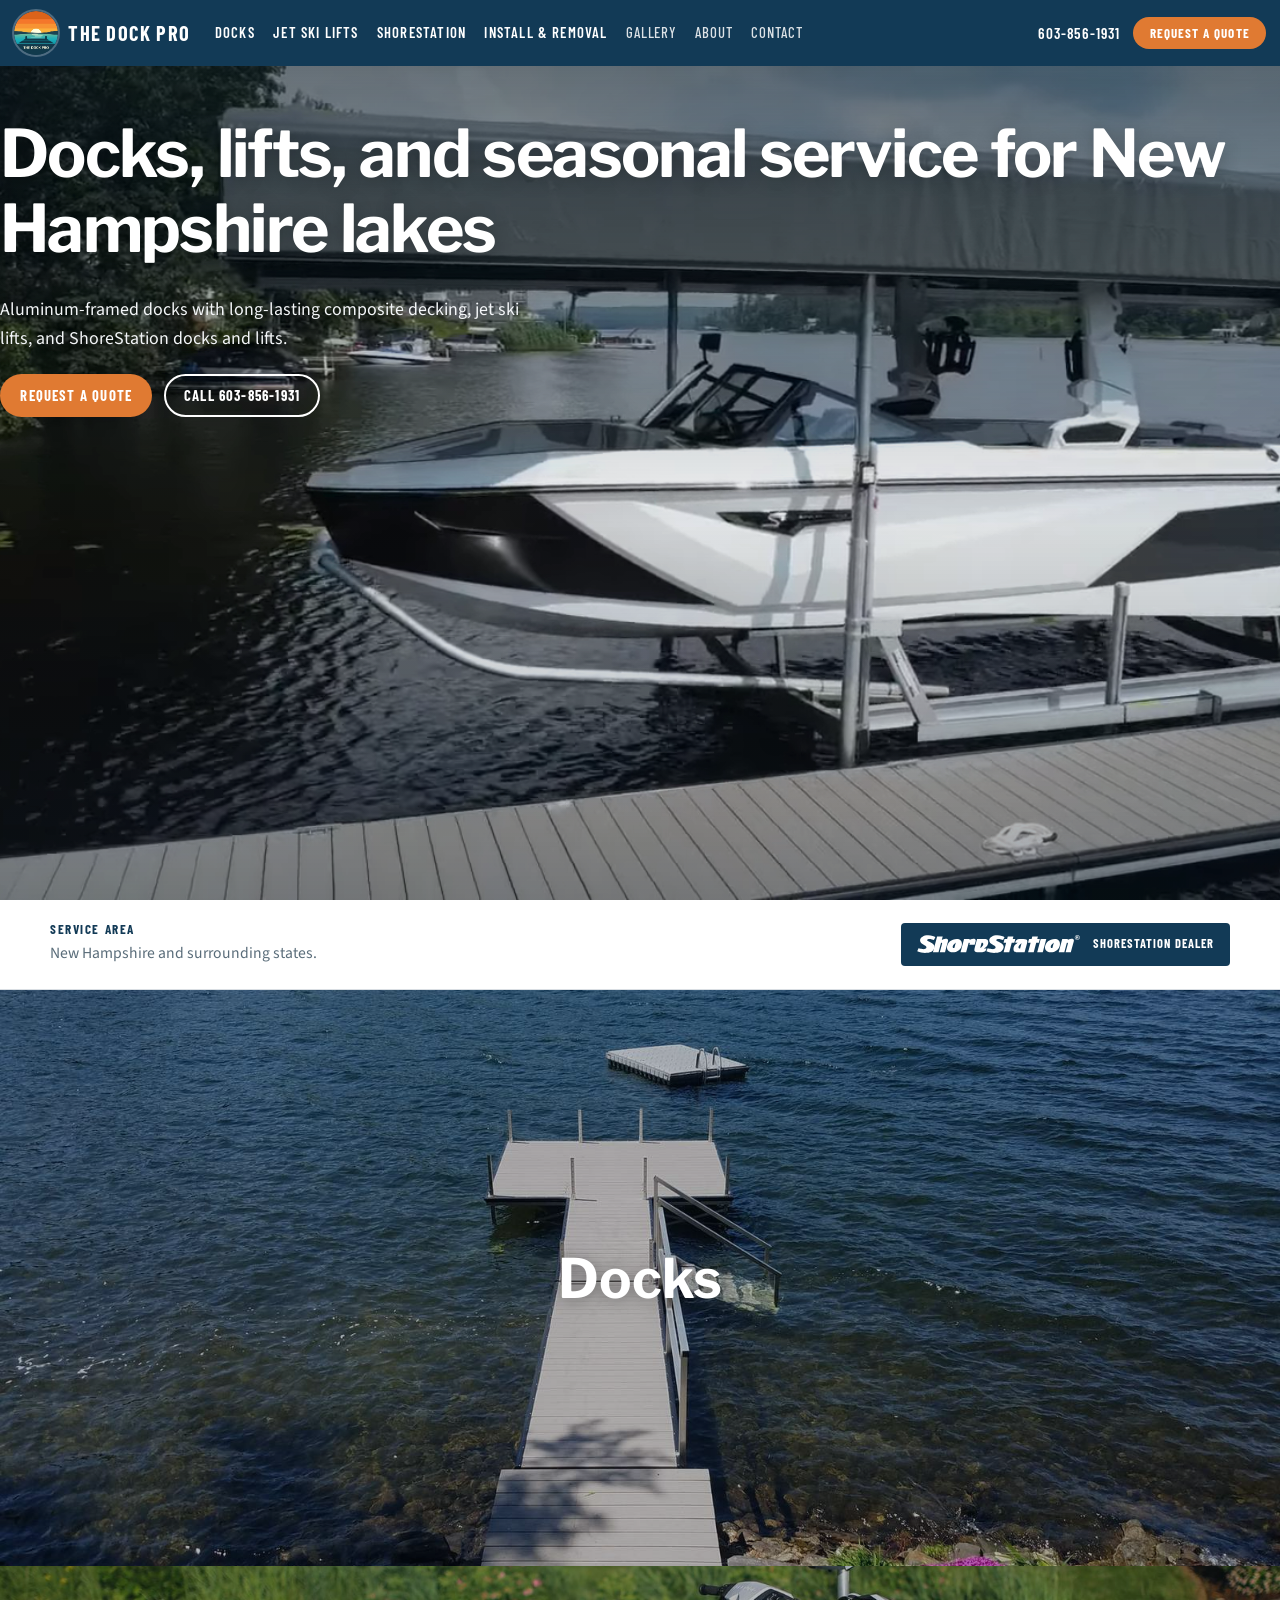
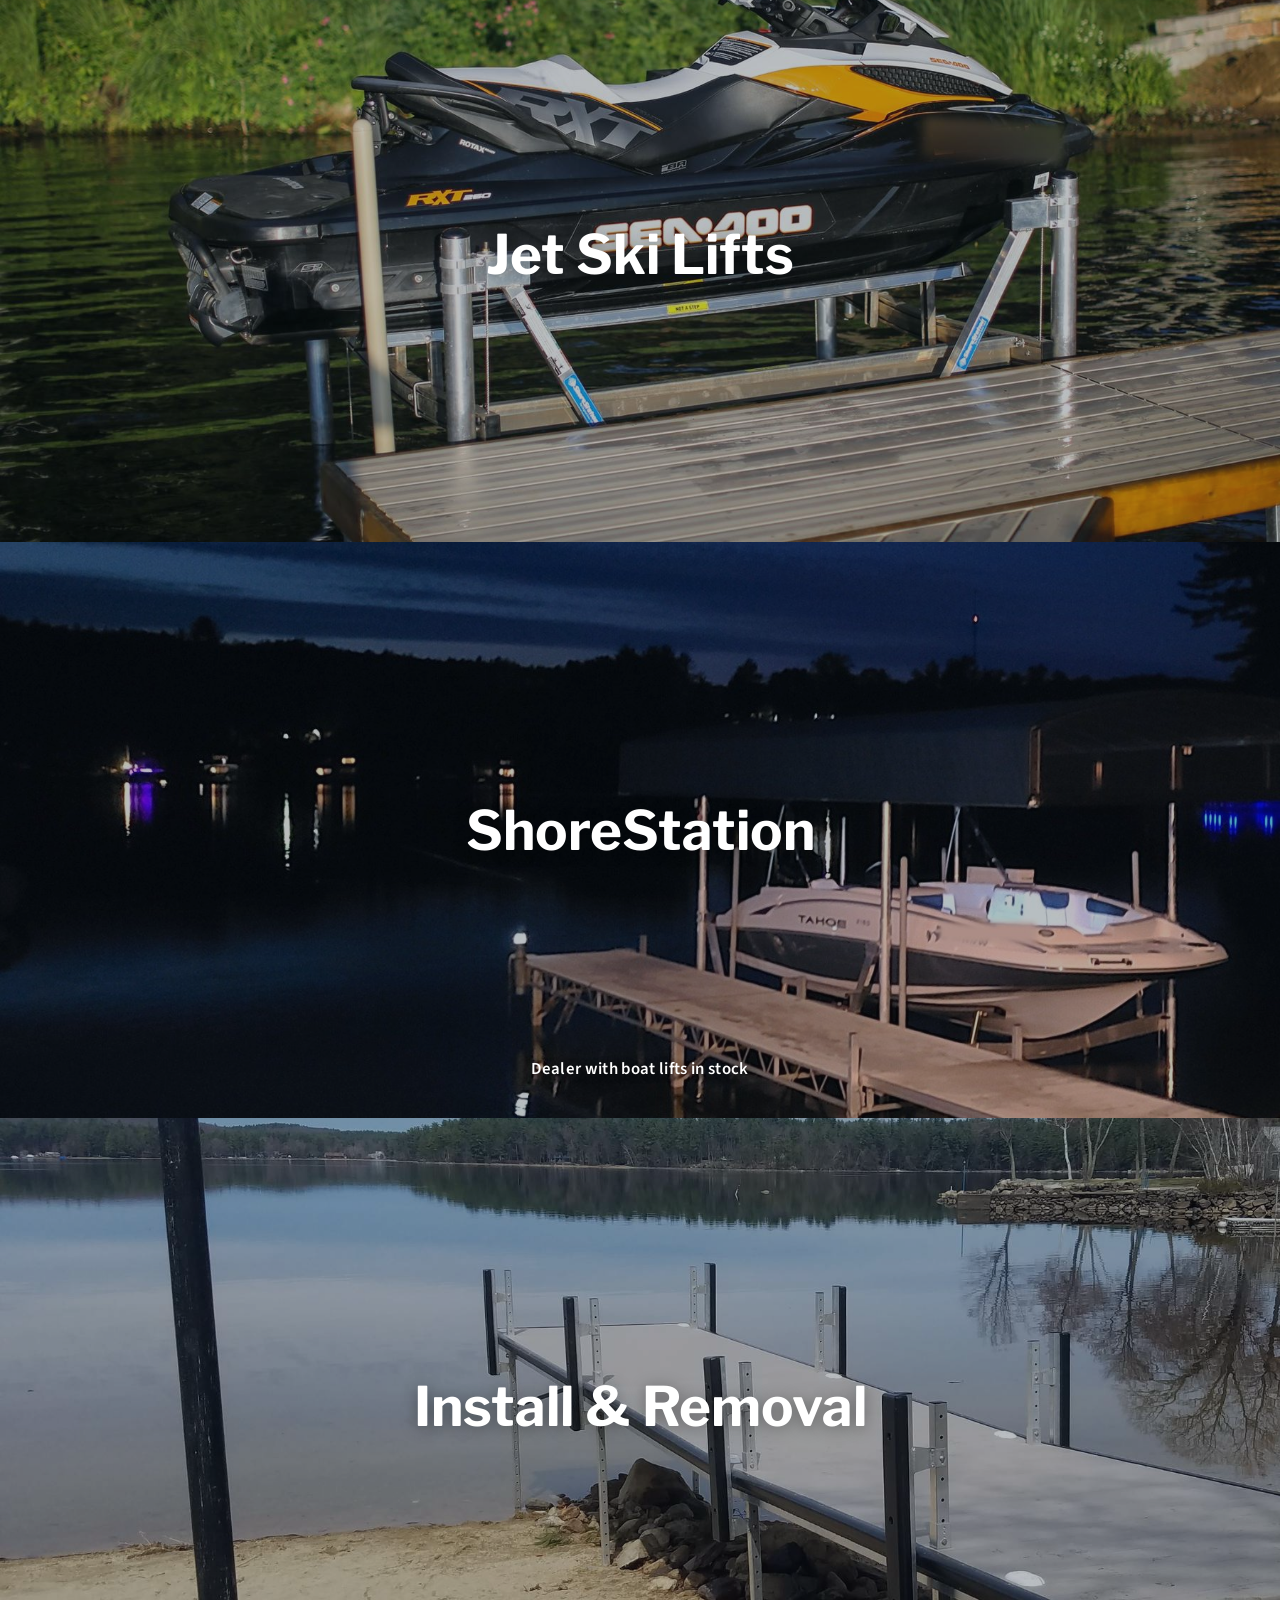
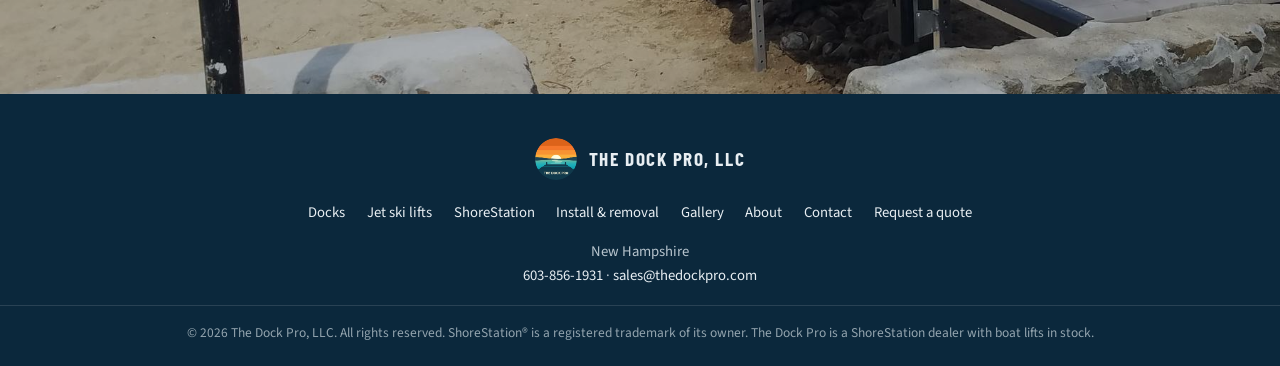
<file: index.html>
<!DOCTYPE html>
<html lang="en">
<head>
  <meta charset="utf-8">
  <meta name="viewport" content="width=device-width, initial-scale=1">
  <title>The Dock Pro, LLC | Docks, Jet Ski Lifts &amp; ShoreStation | New Hampshire</title>
  <meta name="description" content="Aluminum docks with long-lasting composite decking, jet ski lifts, ShoreStation dealer with boat lifts in stock, and seasonal dock and boat lift install and removal on New Hampshire lakes.">
  <link rel="canonical" href="https://thedockpro.com/">
  <meta name="theme-color" content="#123A56">
  <meta property="og:type" content="website">
  <meta property="og:title" content="The Dock Pro, LLC | Docks, Jet Ski Lifts &amp; ShoreStation | New Hampshire">
  <meta property="og:description" content="Aluminum docks with long-lasting composite decking, jet ski lifts, ShoreStation dealer with boat lifts in stock, and seasonal dock and boat lift install and removal on New Hampshire lakes.">
  <meta property="og:url" content="https://thedockpro.com/">
  <meta property="og:image" content="https://thedockpro.com/images/jobs/hero-dock-jetski-pontoon.jpg">
  <meta property="og:locale" content="en_US">
  <meta name="twitter:card" content="summary_large_image">
  <link rel="icon" type="image/png" sizes="32x32" href="images/favicon-32.png">
  <link rel="apple-touch-icon" href="images/apple-touch-icon.png">
  <link rel="preconnect" href="https://fonts.googleapis.com">
  <link rel="preconnect" href="https://fonts.gstatic.com" crossorigin>
  <link href="https://fonts.googleapis.com/css2?family=Barlow+Condensed:wght@500;600;700&family=Libre+Franklin:ital,wght@0,400;0,500;0,600;0,700;0,800;1,700;1,800&family=Source+Sans+3:ital,wght@0,400;0,500;0,600;0,700;1,400&display=swap" rel="stylesheet">
  <link rel="stylesheet" href="css/styles.css">
  <script type="application/ld+json">
{
  "@context": "https://schema.org",
  "@type": "LocalBusiness",
  "name": "The Dock Pro, LLC",
  "url": "https://thedockpro.com/",
  "telephone": "+1-603-856-1931",
  "email": "sales@thedockpro.com",
  "image": "https://thedockpro.com/images/logo-512.png",
  "address": {
    "@type": "PostalAddress",
    "addressRegion": "NH",
    "addressCountry": "US"
  }, 
  "areaServed": "New Hampshire and surrounding states",
  "founder": { "@type": "Person", "name": "Michael Corson" }
}
  </script>
</head>
<body>
<a class="skip" href="#main">Skip to content</a>
<header class="site-header">
  <div class="header-inner">
    <a class="brand" href="index.html">
      <img src="images/logo.png" width="44" height="44" alt="The Dock Pro logo">
      <span class="brand-name">The Dock Pro</span>
    </a>
    <nav class="site-nav" id="site-nav" aria-label="Primary">
      <ul>
          <li><a href="docks.html">Docks</a></li>
          <li><a href="jet-ski-lifts.html">Jet Ski Lifts</a></li>
          <li><a href="shorestation.html">ShoreStation</a></li>
          <li><a href="services.html">Install &amp; Removal</a></li>
          <li class="nav-util"><a href="gallery.html">Gallery</a></li>
          <li class="nav-util"><a href="about.html">About</a></li>
          <li class="nav-util"><a href="contact.html">Contact</a></li>
      </ul>
    </nav>
    <div class="header-tools">
      <a class="header-phone" href="tel:+16038561931">603-856-1931</a>
      <a class="btn btn-sunset btn-sm" href="contact.html">Request a Quote</a>
    </div>
    <button class="nav-toggle" type="button" aria-expanded="false" aria-controls="site-nav" aria-label="Open menu">
      <span class="nav-toggle-bars"></span>
    </button>
  </div>
</header>

<main id="main">
  <section class="hero hero-full hero-home hero-has-video" style="background-image:url('images/home-hero-poster.jpg')">
    <video class="hero-video" autoplay muted loop playsinline preload="metadata" poster="images/home-hero-poster.jpg" aria-hidden="true">
      <source src="videos/home-hero.mp4" type="video/mp4">
      <source src="videos/home-hero.webm" type="video/webm">
    </video>
    <script>
      if (window.matchMedia && window.matchMedia("(prefers-reduced-motion: reduce)").matches) {
        var v = document.currentScript && document.currentScript.previousElementSibling;
        if (v && v.tagName === "VIDEO") { v.pause(); v.removeAttribute("autoplay"); v.preload = "none"; }
      }
    </script>
    <div class="wrap hero-inner">
      <h1>Docks, lifts, and seasonal service for New Hampshire lakes</h1>
      <p class="lede">Aluminum-framed docks with long-lasting composite decking, jet ski lifts, and ShoreStation docks and lifts.</p>
      <div class="btn-row">
        <a class="btn btn-sunset" href="contact.html">Request a Quote</a>
        <a class="btn btn-line" href="tel:+16038561931">Call 603-856-1931</a>
      </div>
    </div>
  </section>

  <section class="local-proof" id="local-proof">
    <div class="wrap proof-grid">
      <div class="proof-item">
        <h2>Service area</h2>
        <p>New Hampshire and surrounding states.</p>
      </div>
      <a class="dealer-badge" href="shorestation.html">
        <img src="images/shorestation/logo.svg" alt="ShoreStation">
        <span>ShoreStation Dealer</span>
      </a>
    </div>
  </section>

  <a class="photo-panel" href="docks.html" style="background-image:url('images/jobs/dock-t-overhead.jpg')">
    <h2>Docks</h2>
  </a>
  <a class="photo-panel" href="jet-ski-lifts.html" style="background-image:url('images/jobs/pwc-lift-seadoo.jpg')">
    <h2>Jet Ski Lifts</h2>
  </a>
  <a class="photo-panel" href="shorestation.html" style="background-image:url('images/jobs/lift-tahoe-dusk.jpg')">
    <h2>ShoreStation</h2>
    <p class="photo-panel-sub">Dealer with boat lifts in stock</p>
  </a>
  <a class="photo-panel" href="services.html" style="background-image:url('images/jobs/dock-install-stone-wall.jpg')">
    <h2>Install &amp; Removal</h2>
  </a>
</main>
<footer class="site-footer">
  <a class="footer-brand" href="index.html">
    <img src="images/logo.png" width="42" height="42" alt="">
    <span>The Dock Pro, LLC</span>
  </a>
  <ul class="footer-links">
    <li><a href="docks.html">Docks</a></li>
    <li><a href="jet-ski-lifts.html">Jet ski lifts</a></li>
    <li><a href="shorestation.html">ShoreStation</a></li>
    <li><a href="services.html">Install &amp; removal</a></li>
    <li><a href="gallery.html">Gallery</a></li>
    <li><a href="about.html">About</a></li>
    <li><a href="contact.html">Contact</a></li>
    <li><a href="contact.html">Request a quote</a></li>
  </ul>
  <p class="footer-nap">
    New Hampshire<br>
    <a href="tel:+16038561931">603-856-1931</a> &middot; <a href="mailto:sales@thedockpro.com">sales@thedockpro.com</a>
  </p>
  <p class="footer-legal">&copy; <span data-year>2026</span> The Dock Pro, LLC. All rights reserved. ShoreStation&reg; is a registered trademark of its owner. The Dock Pro is a ShoreStation dealer with boat lifts in stock.</p>
</footer>
<script src="js/main.js"></script>
</body>
</html>
</file>
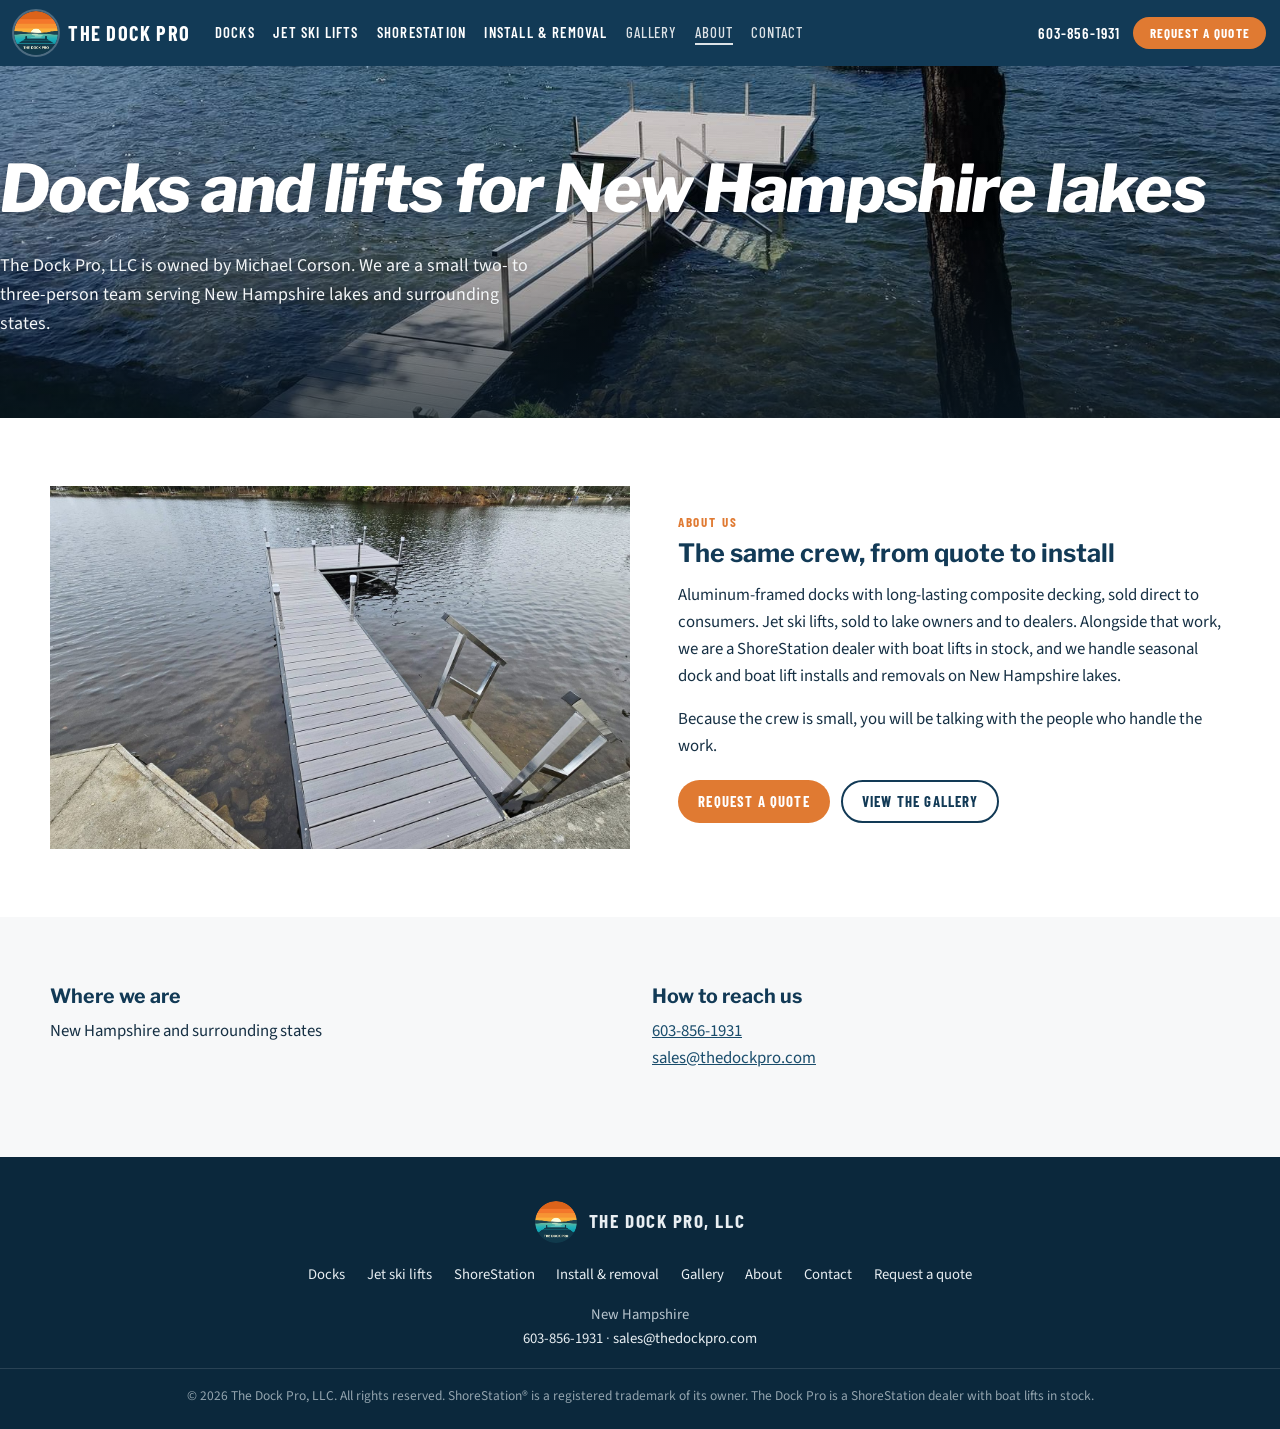
<file: about.html>
<!DOCTYPE html>
<html lang="en">
<head>
  <meta charset="utf-8">
  <meta name="viewport" content="width=device-width, initial-scale=1">
  <title>About The Dock Pro, LLC | New Hampshire</title>
  <meta name="description" content="The Dock Pro, LLC is a two- to three-person company owned by Michael Corson in New Hampshire, offering docks, jet ski lifts, and seasonal install and removal on NH lakes.">
  <link rel="canonical" href="https://thedockpro.com/about.html">
  <meta name="theme-color" content="#123A56">
  <meta property="og:type" content="website">
  <meta property="og:title" content="About The Dock Pro, LLC | New Hampshire">
  <meta property="og:description" content="The Dock Pro, LLC is a two- to three-person company owned by Michael Corson in New Hampshire, offering docks, jet ski lifts, and seasonal install and removal on NH lakes.">
  <meta property="og:url" content="https://thedockpro.com/about.html">
  <meta property="og:image" content="https://thedockpro.com/images/jobs/dock-t-railing-stairs.jpg">
  <meta property="og:locale" content="en_US">
  <meta name="twitter:card" content="summary_large_image">
  <link rel="icon" type="image/png" sizes="32x32" href="images/favicon-32.png">
  <link rel="apple-touch-icon" href="images/apple-touch-icon.png">
  <link rel="preconnect" href="https://fonts.googleapis.com">
  <link rel="preconnect" href="https://fonts.gstatic.com" crossorigin>
  <link href="https://fonts.googleapis.com/css2?family=Barlow+Condensed:wght@500;600;700&family=Libre+Franklin:ital,wght@0,400;0,500;0,600;0,700;0,800;1,700;1,800&family=Source+Sans+3:ital,wght@0,400;0,500;0,600;0,700;1,400&display=swap" rel="stylesheet">
  <link rel="stylesheet" href="css/styles.css">
  <script type="application/ld+json">
{
  "@context": "https://schema.org",
  "@type": "LocalBusiness",
  "name": "The Dock Pro, LLC",
  "url": "https://thedockpro.com/",
  "telephone": "+1-603-856-1931",
  "email": "sales@thedockpro.com",
  "image": "https://thedockpro.com/images/logo-512.png",
  "address": {
    "@type": "PostalAddress",
    "addressRegion": "NH",
    "addressCountry": "US"
  }, 
  "areaServed": "New Hampshire and surrounding states",
  "founder": { "@type": "Person", "name": "Michael Corson" }
}
  </script>
</head>
<body>
<a class="skip" href="#main">Skip to content</a>
<header class="site-header">
  <div class="header-inner">
    <a class="brand" href="index.html">
      <img src="images/logo.png" width="44" height="44" alt="The Dock Pro logo">
      <span class="brand-name">The Dock Pro</span>
    </a>
    <nav class="site-nav" id="site-nav" aria-label="Primary">
      <ul>
          <li><a href="docks.html">Docks</a></li>
          <li><a href="jet-ski-lifts.html">Jet Ski Lifts</a></li>
          <li><a href="shorestation.html">ShoreStation</a></li>
          <li><a href="services.html">Install &amp; Removal</a></li>
          <li class="nav-util"><a href="gallery.html">Gallery</a></li>
          <li class="nav-util"><a href="about.html" aria-current="page">About</a></li>
          <li class="nav-util"><a href="contact.html">Contact</a></li>
      </ul>
    </nav>
    <div class="header-tools">
      <a class="header-phone" href="tel:+16038561931">603-856-1931</a>
      <a class="btn btn-sunset btn-sm" href="contact.html">Request a Quote</a>
    </div>
    <button class="nav-toggle" type="button" aria-expanded="false" aria-controls="site-nav" aria-label="Open menu">
      <span class="nav-toggle-bars"></span>
    </button>
  </div>
</header>

<main id="main">
  <section class="hero hero-page" style="background-image:url('images/jobs/dock-t-railing-stairs.jpg');min-height:22rem">
    <div class="wrap hero-inner">
      <h1>Docks and lifts for New Hampshire lakes</h1>
      <p class="lede">The Dock Pro, LLC is owned by Michael Corson. We are a small two- to three-person team serving New Hampshire lakes and surrounding states.</p>
    </div>
  </section>

  <section class="section section-white">
    <div class="wrap split">
      <div class="media-frame landscape">
        <img src="images/jobs/dock-gray-l-solar.jpg" alt="Gray composite L-dock with solar post lights on a New Hampshire lake" width="1600" height="1200">
      </div>
      <div>
        <p class="kicker">About us</p>
        <h2>The same crew, from quote to install</h2>
        <p>Aluminum-framed docks with long-lasting composite decking, sold direct to consumers. Jet ski lifts, sold to lake owners and to dealers. Alongside that work, we are a ShoreStation dealer with boat lifts in stock, and we handle seasonal dock and boat lift installs and removals on New Hampshire lakes.</p>
        <p>Because the crew is small, you will be talking with the people who handle the work.</p>
        <div class="btn-row">
          <a class="btn btn-sunset" href="contact.html">Request a Quote</a>
          <a class="btn btn-line-navy" href="gallery.html">View the gallery</a>
        </div>
      </div>
    </div>
  </section>

  <section class="section section-cream">
    <div class="wrap info-grid">
      <article>
        <h3>Where we are</h3>
        <p>New Hampshire and surrounding states</p>
      </article>
      <article>
        <h3>How to reach us</h3>
        <p><a href="tel:+16038561931">603-856-1931</a><br><a href="mailto:sales@thedockpro.com">sales@thedockpro.com</a></p>
      </article>
    </div>
  </section>
</main>
<footer class="site-footer">
  <a class="footer-brand" href="index.html">
    <img src="images/logo.png" width="42" height="42" alt="">
    <span>The Dock Pro, LLC</span>
  </a>
  <ul class="footer-links">
    <li><a href="docks.html">Docks</a></li>
    <li><a href="jet-ski-lifts.html">Jet ski lifts</a></li>
    <li><a href="shorestation.html">ShoreStation</a></li>
    <li><a href="services.html">Install &amp; removal</a></li>
    <li><a href="gallery.html">Gallery</a></li>
    <li><a href="about.html">About</a></li>
    <li><a href="contact.html">Contact</a></li>
    <li><a href="contact.html">Request a quote</a></li>
  </ul>
  <p class="footer-nap">
    New Hampshire<br>
    <a href="tel:+16038561931">603-856-1931</a> &middot; <a href="mailto:sales@thedockpro.com">sales@thedockpro.com</a>
  </p>
  <p class="footer-legal">&copy; <span data-year>2026</span> The Dock Pro, LLC. All rights reserved. ShoreStation&reg; is a registered trademark of its owner. The Dock Pro is a ShoreStation dealer with boat lifts in stock.</p>
</footer>
<script src="js/main.js"></script>
</body>
</html>
</file>
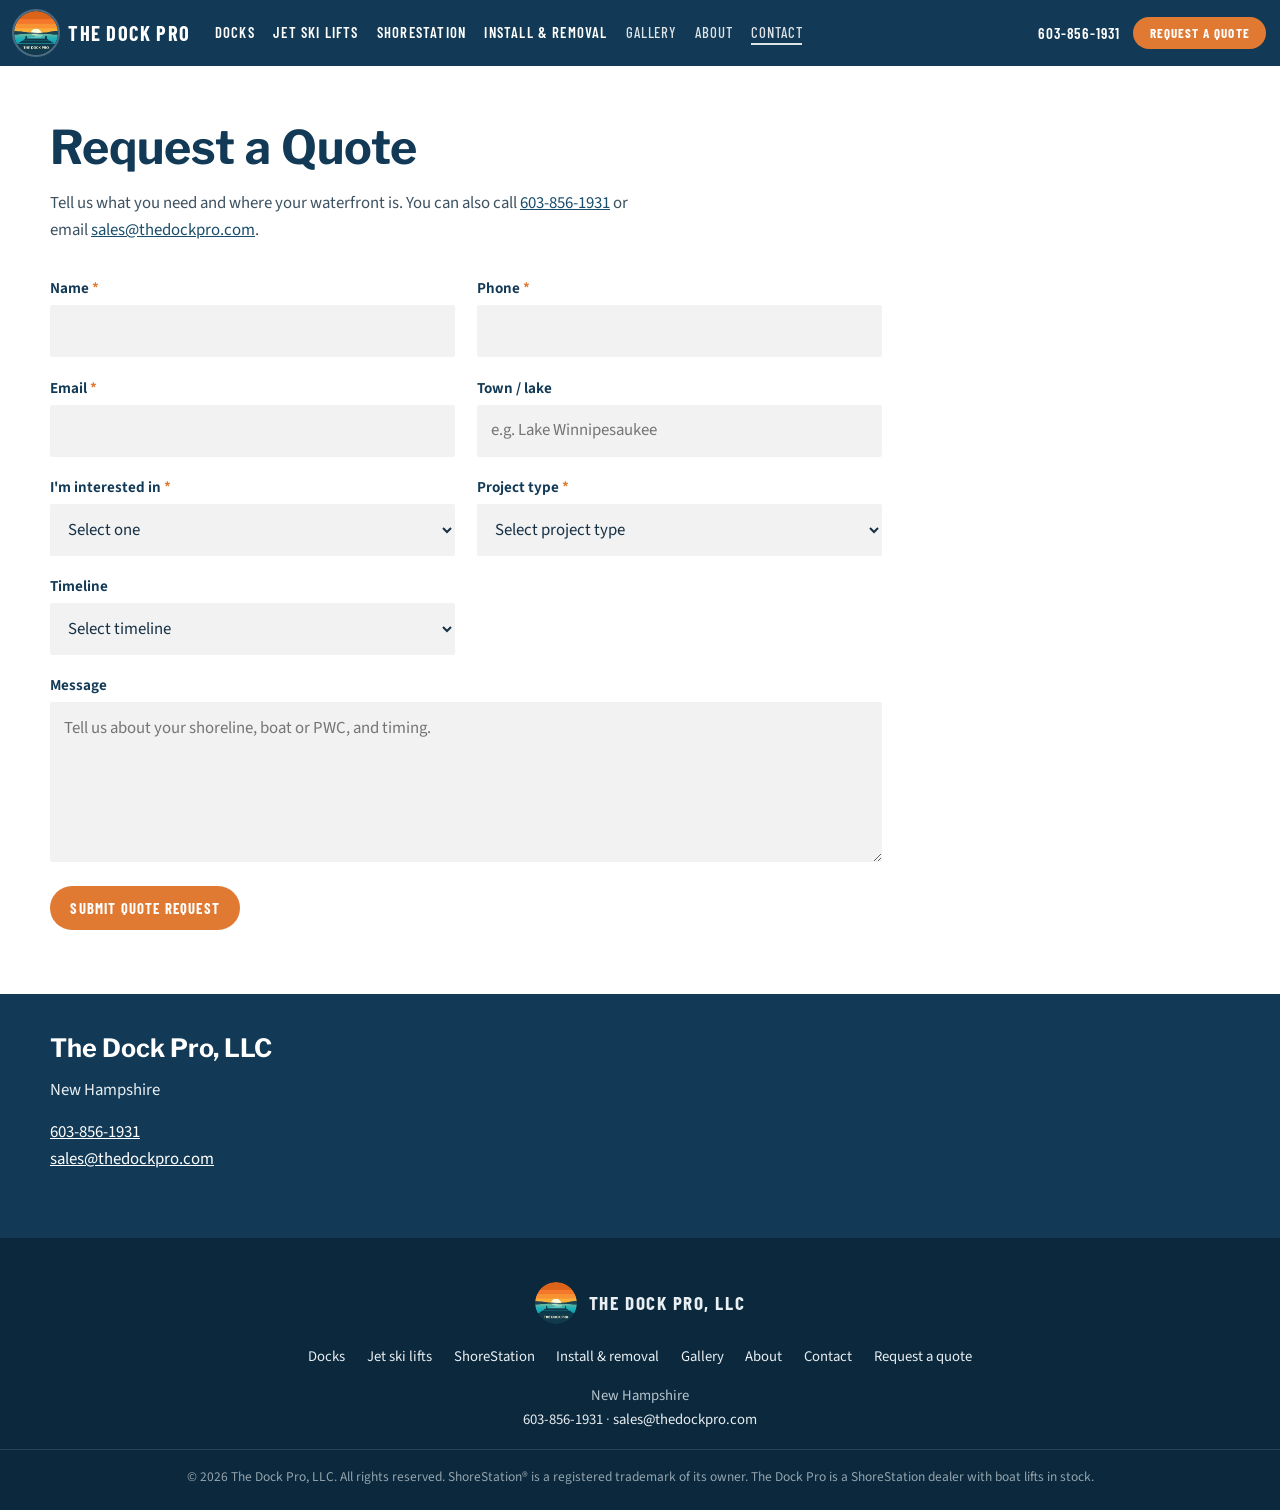
<file: contact.html>
<!DOCTYPE html>
<html lang="en">
<head>
  <meta charset="utf-8">
  <meta name="viewport" content="width=device-width, initial-scale=1">
  <title>Contact / Request a Quote | The Dock Pro, LLC</title>
  <meta name="description" content="Request a quote from The Dock Pro in New Hampshire. Call 603-856-1931 or email sales@thedockpro.com.">
  <link rel="canonical" href="https://thedockpro.com/contact.html">
  <meta name="theme-color" content="#123A56">
  <meta property="og:type" content="website">
  <meta property="og:title" content="Contact / Request a Quote | The Dock Pro, LLC">
  <meta property="og:description" content="Request a quote from The Dock Pro in New Hampshire. Call 603-856-1931 or email sales@thedockpro.com.">
  <meta property="og:url" content="https://thedockpro.com/contact.html">
  <meta property="og:image" content="https://thedockpro.com/images/logo-512.png">
  <meta property="og:locale" content="en_US">
  <meta name="twitter:card" content="summary_large_image">
  <link rel="icon" type="image/png" sizes="32x32" href="images/favicon-32.png">
  <link rel="apple-touch-icon" href="images/apple-touch-icon.png">
  <link rel="preconnect" href="https://fonts.googleapis.com">
  <link rel="preconnect" href="https://fonts.gstatic.com" crossorigin>
  <link href="https://fonts.googleapis.com/css2?family=Barlow+Condensed:wght@500;600;700&family=Libre+Franklin:ital,wght@0,400;0,500;0,600;0,700;0,800;1,700;1,800&family=Source+Sans+3:ital,wght@0,400;0,500;0,600;0,700;1,400&display=swap" rel="stylesheet">
  <link rel="stylesheet" href="css/styles.css">
  <script type="application/ld+json">
{
  "@context": "https://schema.org",
  "@type": "LocalBusiness",
  "name": "The Dock Pro, LLC",
  "url": "https://thedockpro.com/",
  "telephone": "+1-603-856-1931",
  "email": "sales@thedockpro.com",
  "image": "https://thedockpro.com/images/logo-512.png",
  "address": {
    "@type": "PostalAddress",
    "addressRegion": "NH",
    "addressCountry": "US"
  }, 
  "areaServed": "New Hampshire and surrounding states",
  "founder": { "@type": "Person", "name": "Michael Corson" }
}
  </script>
</head>
<body>
<a class="skip" href="#main">Skip to content</a>
<header class="site-header">
  <div class="header-inner">
    <a class="brand" href="index.html">
      <img src="images/logo.png" width="44" height="44" alt="The Dock Pro logo">
      <span class="brand-name">The Dock Pro</span>
    </a>
    <nav class="site-nav" id="site-nav" aria-label="Primary">
      <ul>
          <li><a href="docks.html">Docks</a></li>
          <li><a href="jet-ski-lifts.html">Jet Ski Lifts</a></li>
          <li><a href="shorestation.html">ShoreStation</a></li>
          <li><a href="services.html">Install &amp; Removal</a></li>
          <li class="nav-util"><a href="gallery.html">Gallery</a></li>
          <li class="nav-util"><a href="about.html">About</a></li>
          <li class="nav-util"><a href="contact.html" aria-current="page">Contact</a></li>
      </ul>
    </nav>
    <div class="header-tools">
      <a class="header-phone" href="tel:+16038561931">603-856-1931</a>
      <a class="btn btn-sunset btn-sm" href="contact.html">Request a Quote</a>
    </div>
    <button class="nav-toggle" type="button" aria-expanded="false" aria-controls="site-nav" aria-label="Open menu">
      <span class="nav-toggle-bars"></span>
    </button>
  </div>
</header>

<main id="main">
  <section class="quote-page">
    <div class="wrap">
      <h1>Request a Quote</h1>
      <p class="quote-intro">Tell us what you need and where your waterfront is. You can also call <a href="tel:+16038561931">603-856-1931</a> or email <a href="mailto:sales@thedockpro.com">sales@thedockpro.com</a>.</p>
      <form id="quote-form" class="form" name="quote" method="POST" action="https://api.web3forms.com/submit">
        <input type="hidden" name="access_key" value="3074788c-c9fe-42ae-9e6e-cb90e766c5f9">
        <input type="hidden" name="subject" value="New quote request from thedockpro.com">
        <input type="hidden" name="redirect" value="https://thedockpro.com/thanks.html">
        <input type="checkbox" name="botcheck" tabindex="-1" autocomplete="off" aria-hidden="true" style="display: none;">
  <div class="form-row">
    <div class="field">
      <label for="name">Name <span class="req">*</span></label>
      <input id="name" name="name" type="text" autocomplete="name" required>
    </div>
    <div class="field">
      <label for="phone">Phone <span class="req">*</span></label>
      <input id="phone" name="phone" type="tel" autocomplete="tel" required>
    </div>
  </div>
  <div class="form-row">
    <div class="field">
      <label for="email">Email <span class="req">*</span></label>
      <input id="email" name="email" type="email" autocomplete="email" required>
    </div>
    <div class="field">
      <label for="town-lake">Town / lake</label>
      <input id="town-lake" name="town_lake" type="text" placeholder="e.g. Lake Winnipesaukee">
    </div>
  </div>
  <div class="form-row">
    <div class="field">
      <label for="interest">I'm interested in <span class="req">*</span></label>
      <select id="interest" name="interest" required>
        <option value="">Select one</option>
        <option value="dock">Dock</option>
        <option value="jet-ski-lift">Jet ski lift</option>
        <option value="shorestation">ShoreStation</option>
        <option value="install-removal">Install / removal</option>
      </select>
    </div>
    <div class="field">
      <label for="project-type">Project type <span class="req">*</span></label>
      <select id="project-type" name="project_type" required>
        <option value="">Select project type</option>
        <option value="new-equipment">New equipment</option>
        <option value="seasonal-service">Seasonal install or removal</option>
        <option value="service-parts">Service or parts</option>
        <option value="other">Other</option>
      </select>
    </div>
  </div>
  <div class="form-row">
    <div class="field">
      <label for="timeline">Timeline</label>
      <select id="timeline" name="timeline">
        <option value="">Select timeline</option>
        <option value="this-spring">This spring</option>
        <option value="this-fall">This fall</option>
        <option value="next-season">Next season</option>
        <option value="exploring">Just exploring</option>
      </select>
    </div>
    <div class="field"></div>
  </div>
  <div class="field field-full">
    <label for="message">Message</label>
    <textarea id="message" name="message" rows="5" placeholder="Tell us about your shoreline, boat or PWC, and timing."></textarea>
  </div>
  <button class="btn btn-sunset" type="submit">Submit quote request</button>
</form>
    </div>
  </section>
  <section class="contact-follow">
    <div class="wrap">
      <h2>The Dock Pro, LLC</h2>
      <address>
        New Hampshire
      </address>
      <p>
        <a href="tel:+16038561931">603-856-1931</a><br>
        <a href="mailto:sales@thedockpro.com">sales@thedockpro.com</a>
      </p>
    </div>
  </section>
</main>
<footer class="site-footer">
  <a class="footer-brand" href="index.html">
    <img src="images/logo.png" width="42" height="42" alt="">
    <span>The Dock Pro, LLC</span>
  </a>
  <ul class="footer-links">
    <li><a href="docks.html">Docks</a></li>
    <li><a href="jet-ski-lifts.html">Jet ski lifts</a></li>
    <li><a href="shorestation.html">ShoreStation</a></li>
    <li><a href="services.html">Install &amp; removal</a></li>
    <li><a href="gallery.html">Gallery</a></li>
    <li><a href="about.html">About</a></li>
    <li><a href="contact.html">Contact</a></li>
    <li><a href="contact.html">Request a quote</a></li>
  </ul>
  <p class="footer-nap">
    New Hampshire<br>
    <a href="tel:+16038561931">603-856-1931</a> &middot; <a href="mailto:sales@thedockpro.com">sales@thedockpro.com</a>
  </p>
  <p class="footer-legal">&copy; <span data-year>2026</span> The Dock Pro, LLC. All rights reserved. ShoreStation&reg; is a registered trademark of its owner. The Dock Pro is a ShoreStation dealer with boat lifts in stock.</p>
</footer>
<script src="js/main.js"></script>
</body>
</html>
</file>
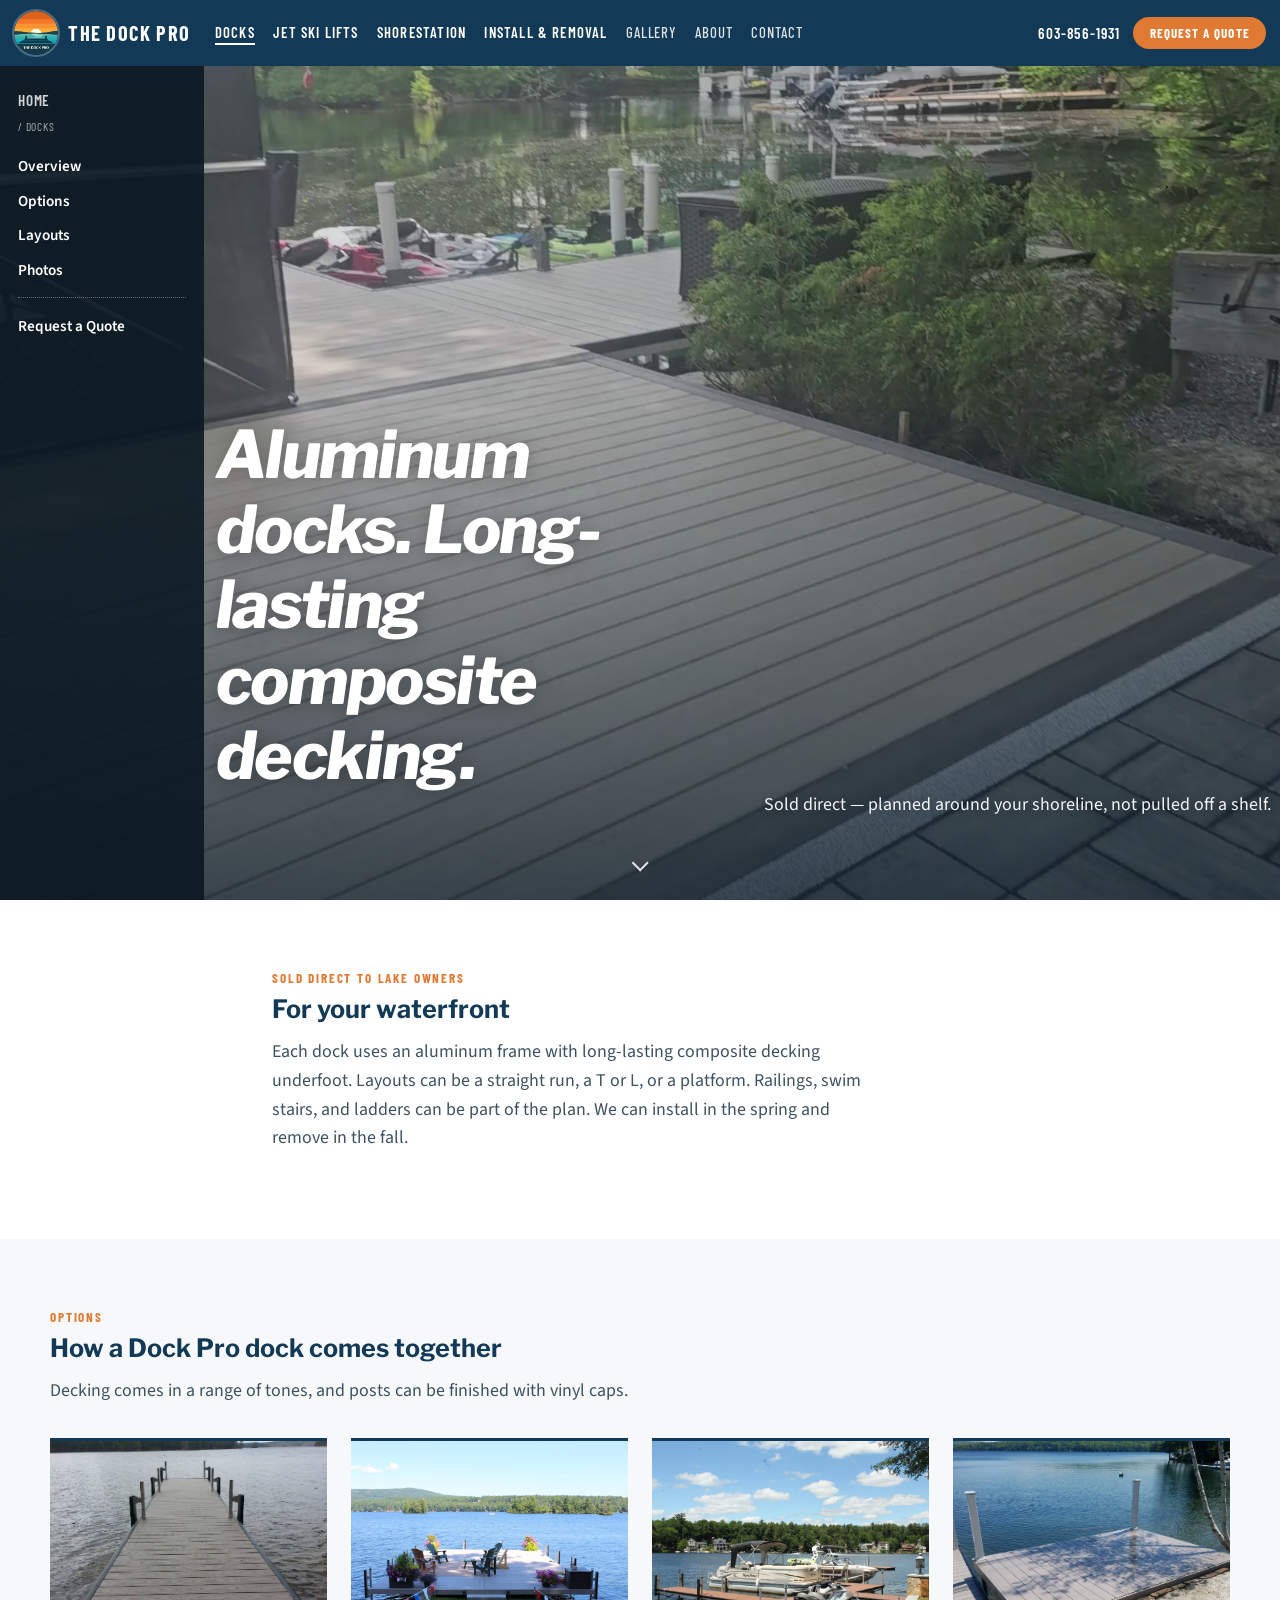
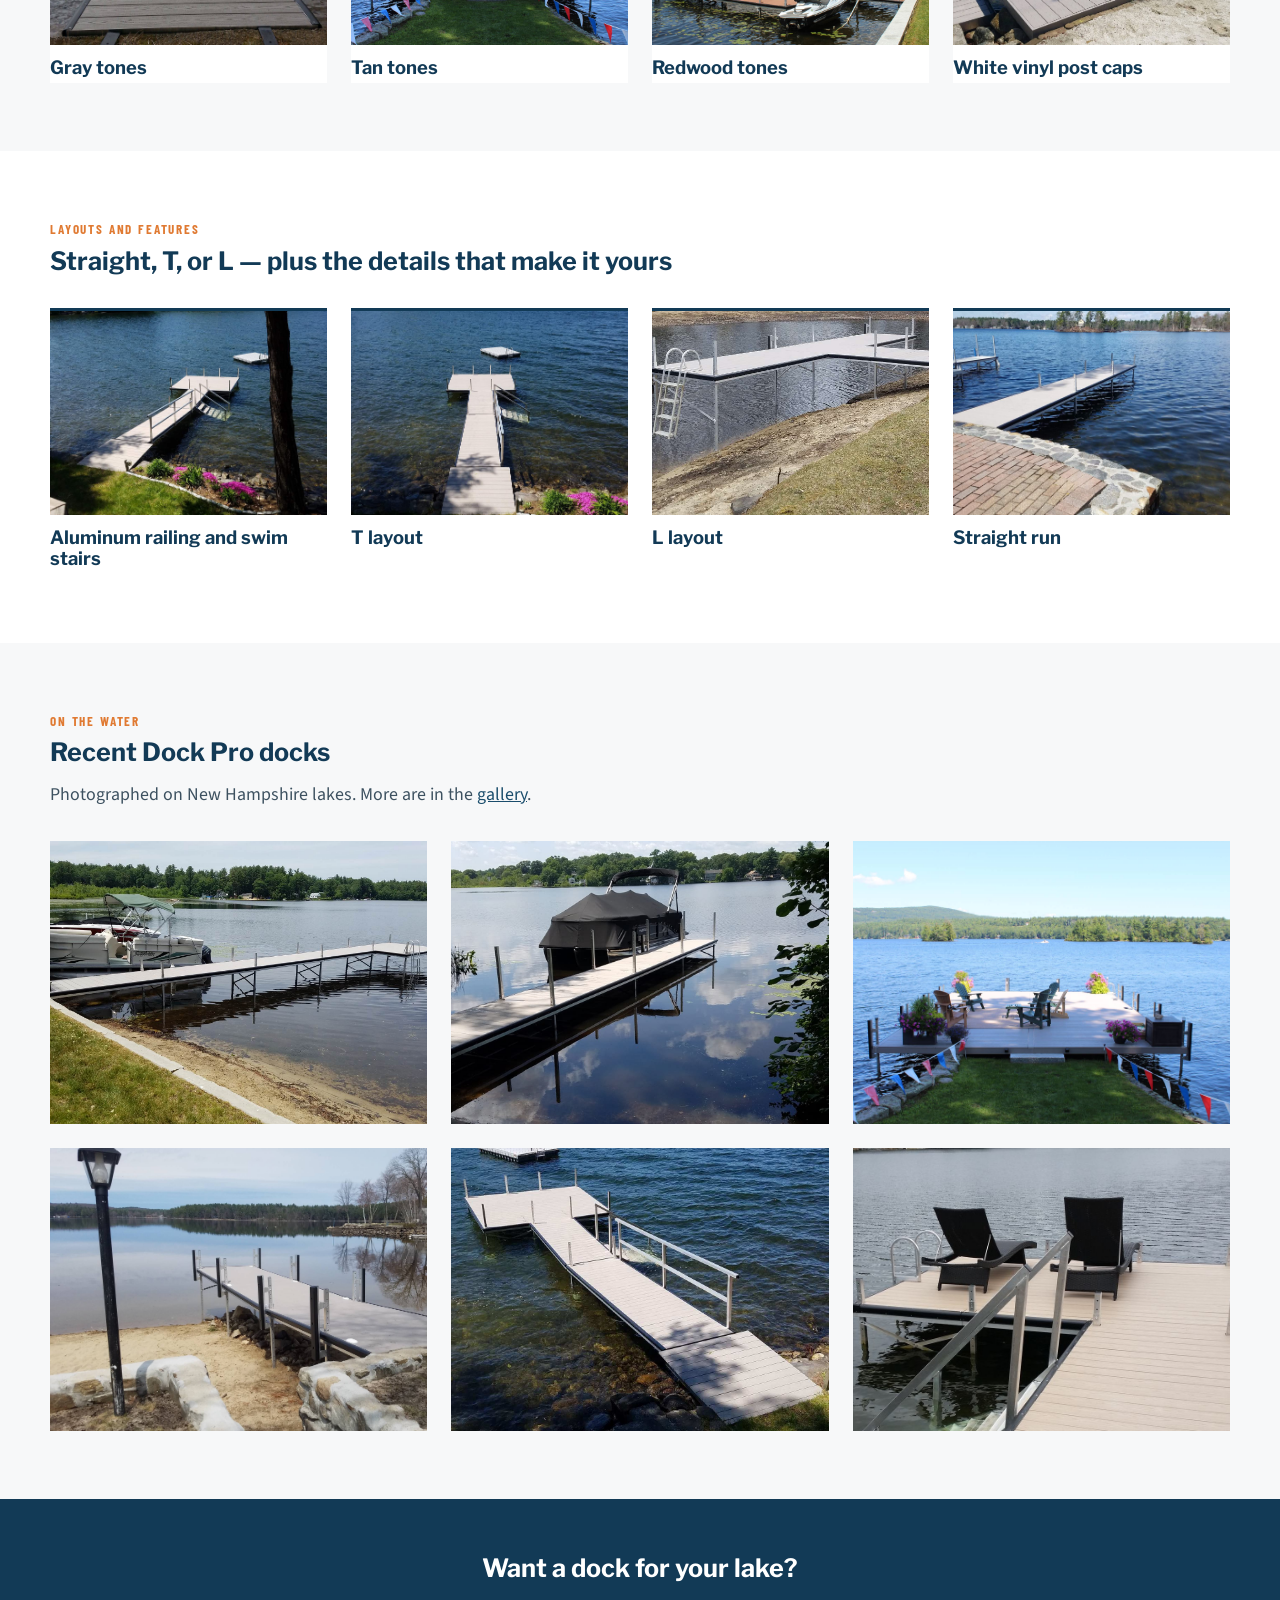
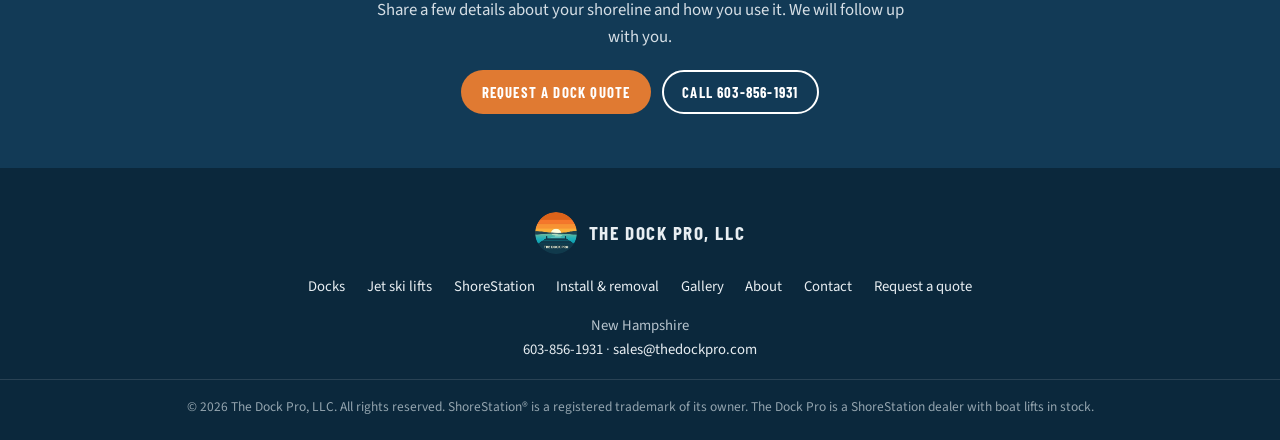
<file: docks.html>
<!DOCTYPE html>
<html lang="en">
<head>
  <meta charset="utf-8">
  <meta name="viewport" content="width=device-width, initial-scale=1">
  <title>Aluminum Docks with Long-Lasting Composite Decking | The Dock Pro, LLC</title>
  <meta name="description" content="Aluminum-framed docks with long-lasting composite decking, sold direct in New Hampshire.">
  <link rel="canonical" href="https://thedockpro.com/docks.html">
  <meta name="theme-color" content="#123A56">
  <meta property="og:type" content="website">
  <meta property="og:title" content="Aluminum Docks with Long-Lasting Composite Decking | The Dock Pro, LLC">
  <meta property="og:description" content="Aluminum-framed docks with long-lasting composite decking, sold direct in New Hampshire.">
  <meta property="og:url" content="https://thedockpro.com/docks.html">
  <meta property="og:image" content="https://thedockpro.com/images/jobs/dock-t-overhead.jpg">
  <meta property="og:locale" content="en_US">
  <meta name="twitter:card" content="summary_large_image">
  <link rel="icon" type="image/png" sizes="32x32" href="images/favicon-32.png">
  <link rel="apple-touch-icon" href="images/apple-touch-icon.png">
  <link rel="preconnect" href="https://fonts.googleapis.com">
  <link rel="preconnect" href="https://fonts.gstatic.com" crossorigin>
  <link href="https://fonts.googleapis.com/css2?family=Barlow+Condensed:wght@500;600;700&family=Libre+Franklin:ital,wght@0,400;0,500;0,600;0,700;0,800;1,700;1,800&family=Source+Sans+3:ital,wght@0,400;0,500;0,600;0,700;1,400&display=swap" rel="stylesheet">
  <link rel="stylesheet" href="css/styles.css">
  <script type="application/ld+json">
{
  "@context": "https://schema.org",
  "@type": "LocalBusiness",
  "name": "The Dock Pro, LLC",
  "url": "https://thedockpro.com/",
  "telephone": "+1-603-856-1931",
  "email": "sales@thedockpro.com",
  "image": "https://thedockpro.com/images/logo-512.png",
  "address": {
    "@type": "PostalAddress",
    "addressRegion": "NH",
    "addressCountry": "US"
  }, 
  "areaServed": "New Hampshire and surrounding states",
  "founder": { "@type": "Person", "name": "Michael Corson" }
}
  </script>
</head>
<body>
<a class="skip" href="#main">Skip to content</a>
<header class="site-header">
  <div class="header-inner">
    <a class="brand" href="index.html">
      <img src="images/logo.png" width="44" height="44" alt="The Dock Pro logo">
      <span class="brand-name">The Dock Pro</span>
    </a>
    <nav class="site-nav" id="site-nav" aria-label="Primary">
      <ul>
          <li><a href="docks.html" aria-current="page">Docks</a></li>
          <li><a href="jet-ski-lifts.html">Jet Ski Lifts</a></li>
          <li><a href="shorestation.html">ShoreStation</a></li>
          <li><a href="services.html">Install &amp; Removal</a></li>
          <li class="nav-util"><a href="gallery.html">Gallery</a></li>
          <li class="nav-util"><a href="about.html">About</a></li>
          <li class="nav-util"><a href="contact.html">Contact</a></li>
      </ul>
    </nav>
    <div class="header-tools">
      <a class="header-phone" href="tel:+16038561931">603-856-1931</a>
      <a class="btn btn-sunset btn-sm" href="contact.html">Request a Quote</a>
    </div>
    <button class="nav-toggle" type="button" aria-expanded="false" aria-controls="site-nav" aria-label="Open menu">
      <span class="nav-toggle-bars"></span>
    </button>
  </div>
</header>

<main id="main">
  <section class="hero hero-page hero-has-video" style="background-image:url('images/docks-hero-poster.jpg')">
    <video class="hero-video" autoplay muted loop playsinline preload="metadata" poster="images/docks-hero-poster.jpg" aria-hidden="true">
      <source src="videos/docks-hero.mp4" type="video/mp4">
      <source src="videos/docks-hero.webm" type="video/webm">
    </video>
    <script>
      if (window.matchMedia && window.matchMedia("(prefers-reduced-motion: reduce)").matches) {
        var v = document.currentScript && document.currentScript.previousElementSibling;
        if (v && v.tagName === "VIDEO") { v.pause(); v.removeAttribute("autoplay"); v.preload = "none"; }
      }
    </script>
  <nav class="page-subnav" aria-label="On this page">
    <p class="crumbs"><a href="index.html">Home</a> / Docks</p>
    <ul>
      <li><a href="#overview">Overview</a></li>
      <li><a href="#options">Options</a></li>
      <li><a href="#layouts">Layouts</a></li>
      <li><a href="#photos">Photos</a></li>
    </ul>
    <hr class="subnav-rule">
    <ul>
      <li><a href="contact.html">Request a Quote</a></li>
    </ul>
  </nav>
    <div class="wrap hero-inner">
      <div class="hero-split">
        <h1>Aluminum docks. Long-lasting composite decking.</h1>
        <p class="lede">Sold direct — planned around your shoreline, not pulled off a shelf.</p>
      </div>
    </div>
    <a class="hero-chevron" href="#options" aria-label="Continue to options"><span class="visually-hidden">Continue</span></a>
  </section>

  <section class="section section-white" id="overview">
    <div class="wrap" style="max-width:46rem">
      <p class="kicker">Sold direct to lake owners</p>
      <h2>For your waterfront</h2>
      <p class="lead">Each dock uses an aluminum frame with long-lasting composite decking underfoot. Layouts can be a straight run, a T or L, or a platform. Railings, swim stairs, and ladders can be part of the plan. We can install in the spring and remove in the fall.</p>
    </div>
  </section>

  <section class="section section-cream" id="options">
    <div class="wrap">
      <div class="section-head">
        <p class="kicker">Options</p>
        <h2>How a Dock Pro dock comes together</h2>
        <p class="lead">Decking comes in a range of tones, and posts can be finished with vinyl caps.</p>
      </div>
      <div class="options-grid cols-4">
        <article class="option-card with-photo">
          <div class="media-frame"><img src="images/jobs/dock-gray-straight.jpg" alt="Straight Dock Pro dock with gray-tone long-lasting composite decking" width="1254" height="1672"></div>
          <h3>Gray tones</h3>
        </article>
        <article class="option-card with-photo">
          <div class="media-frame"><img src="images/jobs/dock-swim-platform.jpg" alt="Dock Pro dock with tan-tone decking and a swim platform" width="1800" height="1200"></div>
          <h3>Tan tones</h3>
        </article>
        <article class="option-card with-photo">
          <div class="media-frame"><img src="images/jobs/dock-redwood-waterfront.jpg" alt="Redwood-tone Dock Pro dock with a pontoon, wakeboat, and jet ski alongside" width="1800" height="1200"></div>
          <h3>Redwood tones</h3>
        </article>
        <article class="option-card with-photo">
          <div class="media-frame"><img src="images/jobs/dock-post-caps.jpg" alt="White vinyl caps on dock posts along a gray Dock Pro dock" width="1800" height="1013"></div>
          <h3>White vinyl post caps</h3>
        </article>
      </div>
    </div>
  </section>

  <section class="section section-white" id="layouts">
    <div class="wrap">
      <div class="section-head">
        <p class="kicker">Layouts and features</p>
        <h2>Straight, T, or L — plus the details that make it yours</h2>
      </div>
      <div class="options-grid cols-4">
        <article class="option-card with-photo">
          <div class="media-frame"><img src="images/jobs/dock-t-railing-stairs.jpg" alt="T-shaped Dock Pro dock with aluminum railing, swim stairs, and a swim raft" width="1600" height="900"></div>
          <h3>Aluminum railing and swim stairs</h3>
        </article>
        <article class="option-card with-photo">
          <div class="media-frame"><img src="images/jobs/dock-t-overhead.jpg" alt="Overhead view of a T-shaped Dock Pro dock, swim stairs, and swim raft in clear water" width="1600" height="900"></div>
          <h3>T layout</h3>
        </article>
        <article class="option-card with-photo">
          <div class="media-frame"><img src="images/jobs/dock-l-ladder-crop.jpg" alt="L-shaped gray Dock Pro dock with a swim ladder" width="1800" height="791"></div>
          <h3>L layout</h3>
        </article>
        <article class="option-card with-photo">
          <div class="media-frame"><img src="images/jobs/dock-straight-brick.jpg" alt="Straight Dock Pro dock off a brick patio and stone landing" width="1600" height="900"></div>
          <h3>Straight run</h3>
        </article>
      </div>
    </div>
  </section>

  <section class="section section-cream" id="photos">
    <div class="wrap">
      <div class="section-head">
        <p class="kicker">On the water</p>
        <h2>Recent Dock Pro docks</h2>
        <p class="lead">Photographed on New Hampshire lakes. More are in the <a href="gallery.html">gallery</a>.</p>
      </div>
      <div class="photo-grid">
        <figure class="gallery-item">
          <div class="media-frame"><img src="images/jobs/dock-long-l.jpg" alt="Long L-shaped gray dock with a swim ladder and a pontoon tied alongside" width="1600" height="900"></div>
        </figure>
        <figure class="gallery-item">
          <div class="media-frame"><img src="images/jobs/dock-pontoon-reflection.jpg" alt="Gray aluminum dock and a covered pontoon reflected in calm water" width="1600" height="900"></div>
        </figure>
        <figure class="gallery-item">
          <div class="media-frame"><img src="images/jobs/dock-swim-platform.jpg" alt="Dock Pro dock with a swim platform over clear water" width="1600" height="900"></div>
        </figure>
        <figure class="gallery-item">
          <div class="media-frame"><img src="images/jobs/dock-install-stone-wall.jpg" alt="Newly installed gray dock off a sandy beach and stone wall" width="1600" height="900"></div>
        </figure>
        <figure class="gallery-item">
          <div class="media-frame"><img src="images/jobs/dock-t-railing-portrait.jpg" alt="T-shaped Dock Pro dock with aluminum railing, swim stairs, and a swim raft" width="1600" height="900"></div>
        </figure>
        <figure class="gallery-item">
          <div class="media-frame"><img src="images/jobs/dock-platform-chairs.jpg" alt="Dock platform with chairs at the end of a Dock Pro dock" width="1400" height="670"></div>
        </figure>
      </div>
    </div>
  </section>

  <section class="section-navy cta-band">
    <div class="wrap">
      <h2>Want a dock for your lake?</h2>
      <p>Share a few details about your shoreline and how you use it. We will follow up with you.</p>
      <div class="btn-row">
        <a class="btn btn-sunset" href="contact.html?interest=dock">Request a dock quote</a>
        <a class="btn btn-line" href="tel:+16038561931">Call 603-856-1931</a>
      </div>
    </div>
  </section>
</main>

<footer class="site-footer">
  <a class="footer-brand" href="index.html">
    <img src="images/logo.png" width="42" height="42" alt="">
    <span>The Dock Pro, LLC</span>
  </a>
  <ul class="footer-links">
    <li><a href="docks.html">Docks</a></li>
    <li><a href="jet-ski-lifts.html">Jet ski lifts</a></li>
    <li><a href="shorestation.html">ShoreStation</a></li>
    <li><a href="services.html">Install &amp; removal</a></li>
    <li><a href="gallery.html">Gallery</a></li>
    <li><a href="about.html">About</a></li>
    <li><a href="contact.html">Contact</a></li>
    <li><a href="contact.html">Request a quote</a></li>
  </ul>
  <p class="footer-nap">
    New Hampshire<br>
    <a href="tel:+16038561931">603-856-1931</a> &middot; <a href="mailto:sales@thedockpro.com">sales@thedockpro.com</a>
  </p>
  <p class="footer-legal">&copy; <span data-year>2026</span> The Dock Pro, LLC. All rights reserved. ShoreStation&reg; is a registered trademark of its owner. The Dock Pro is a ShoreStation dealer with boat lifts in stock.</p>
</footer>
<script src="js/main.js"></script>
</body>
</html>
</file>
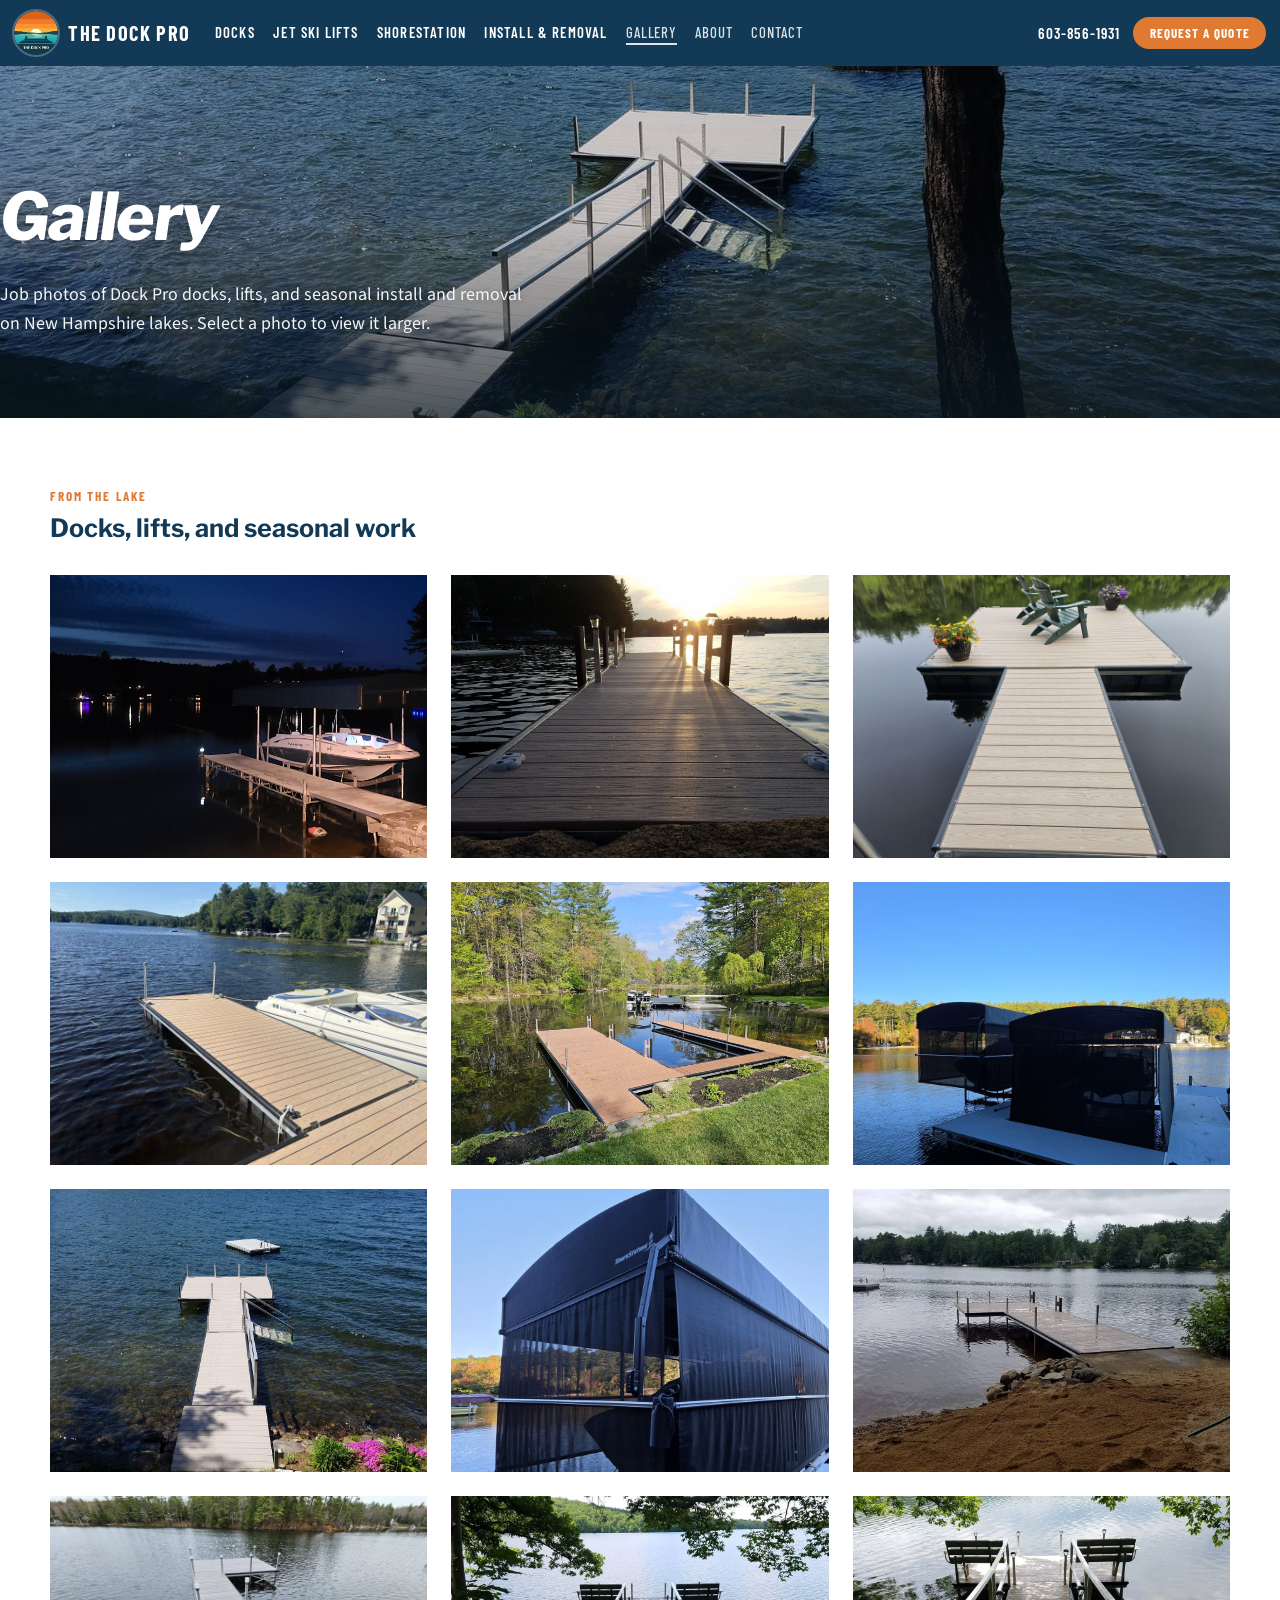
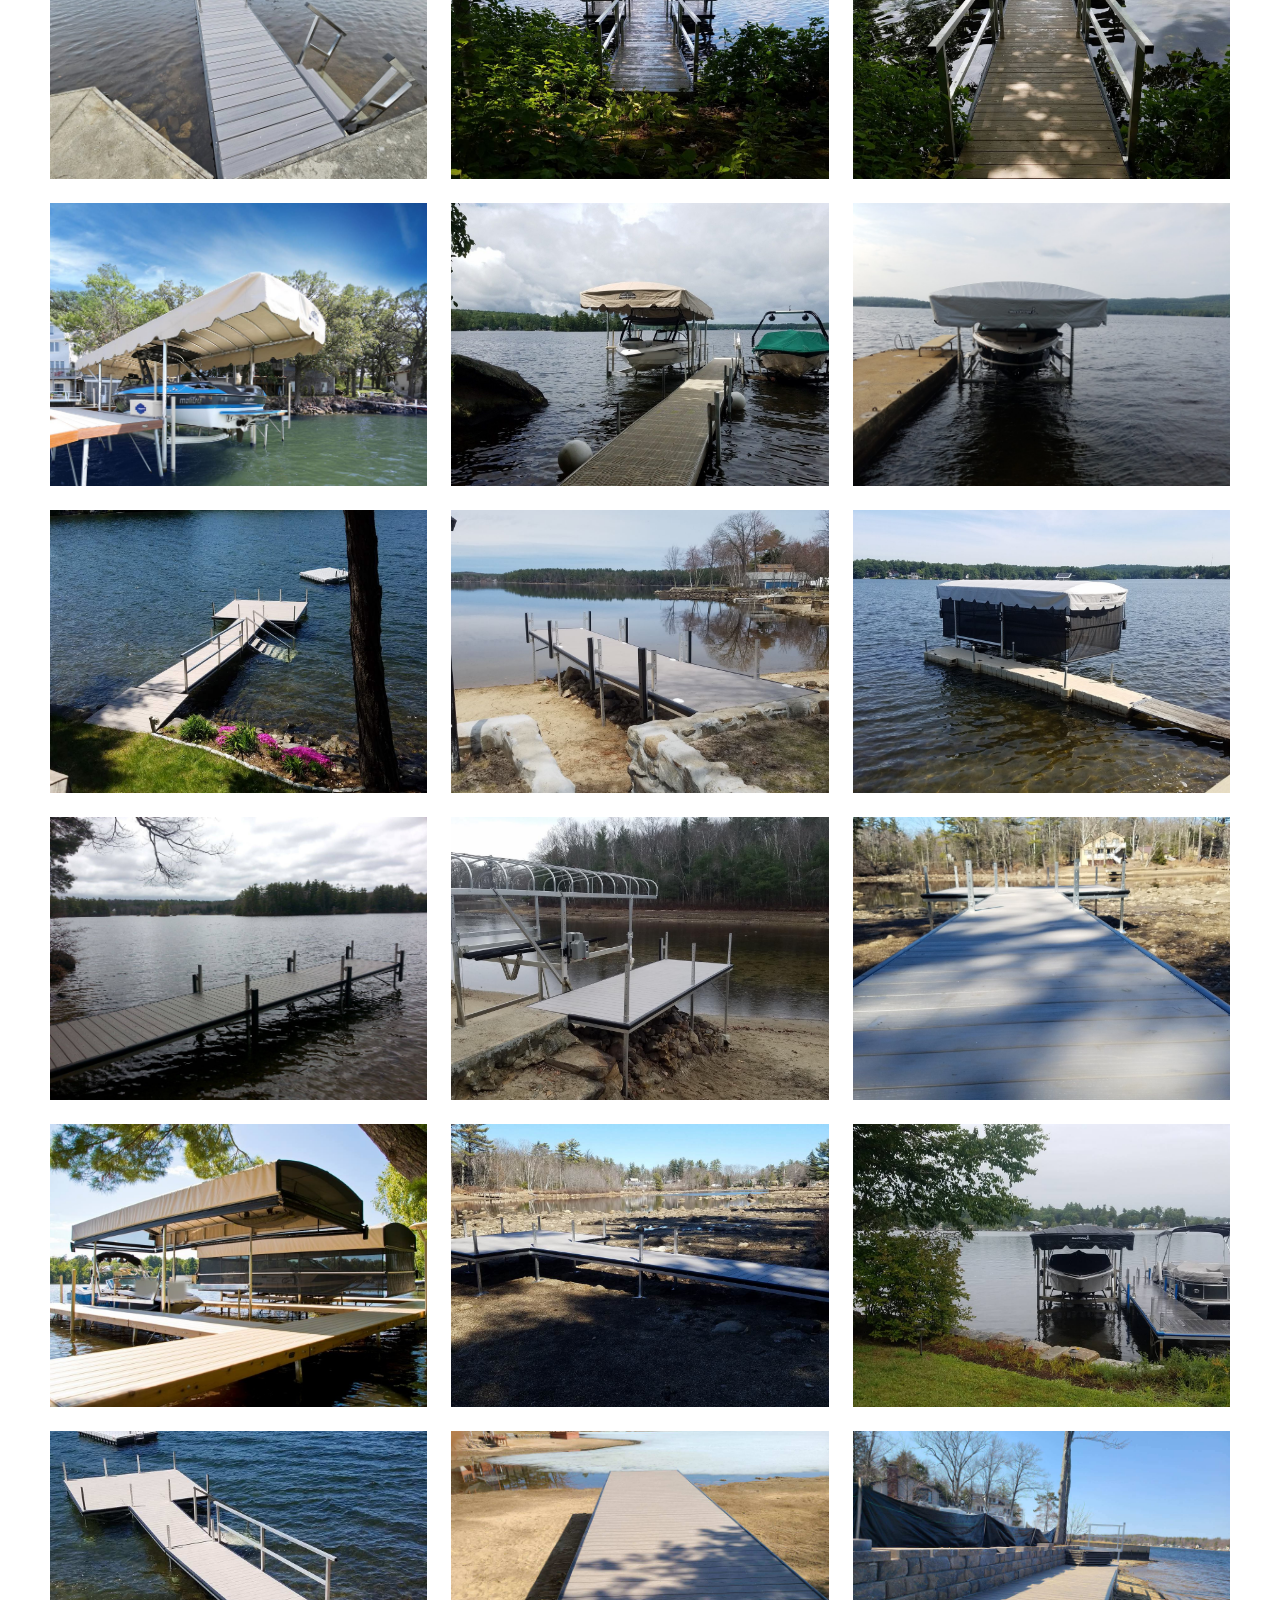
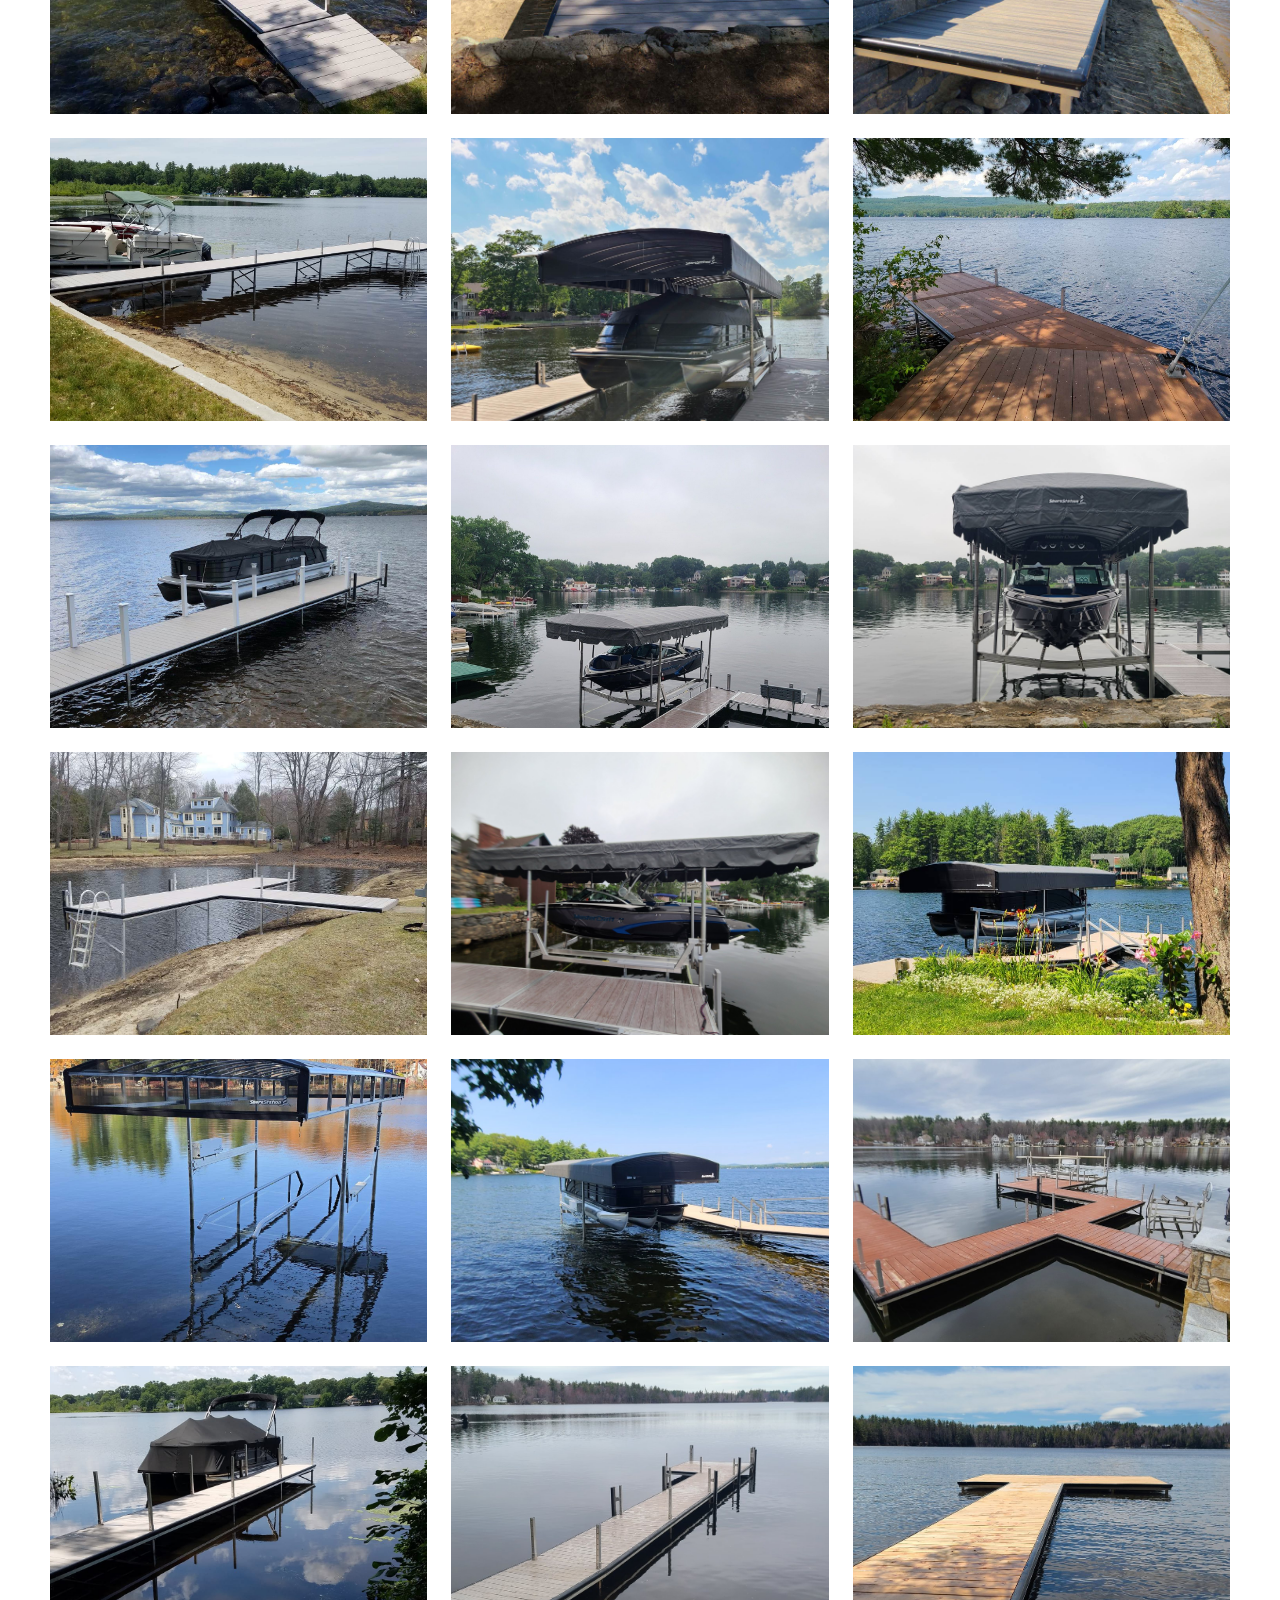
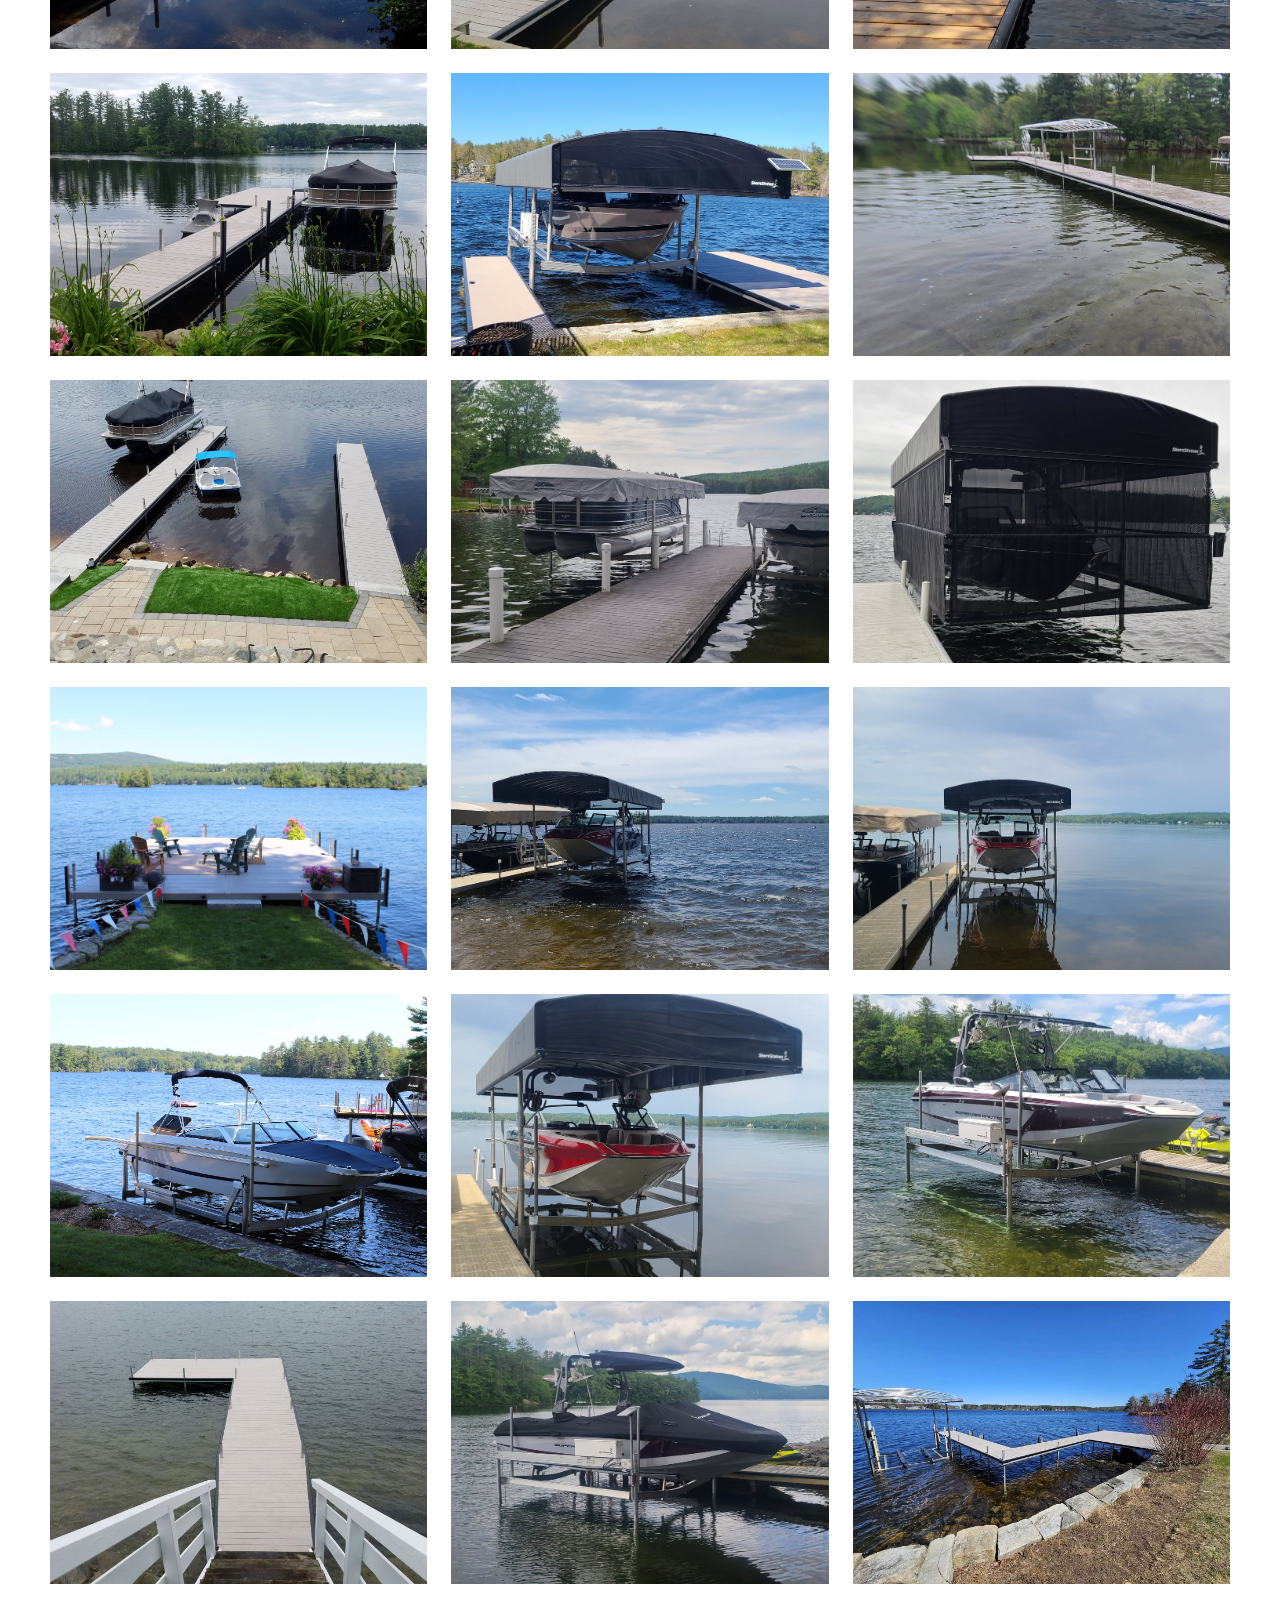
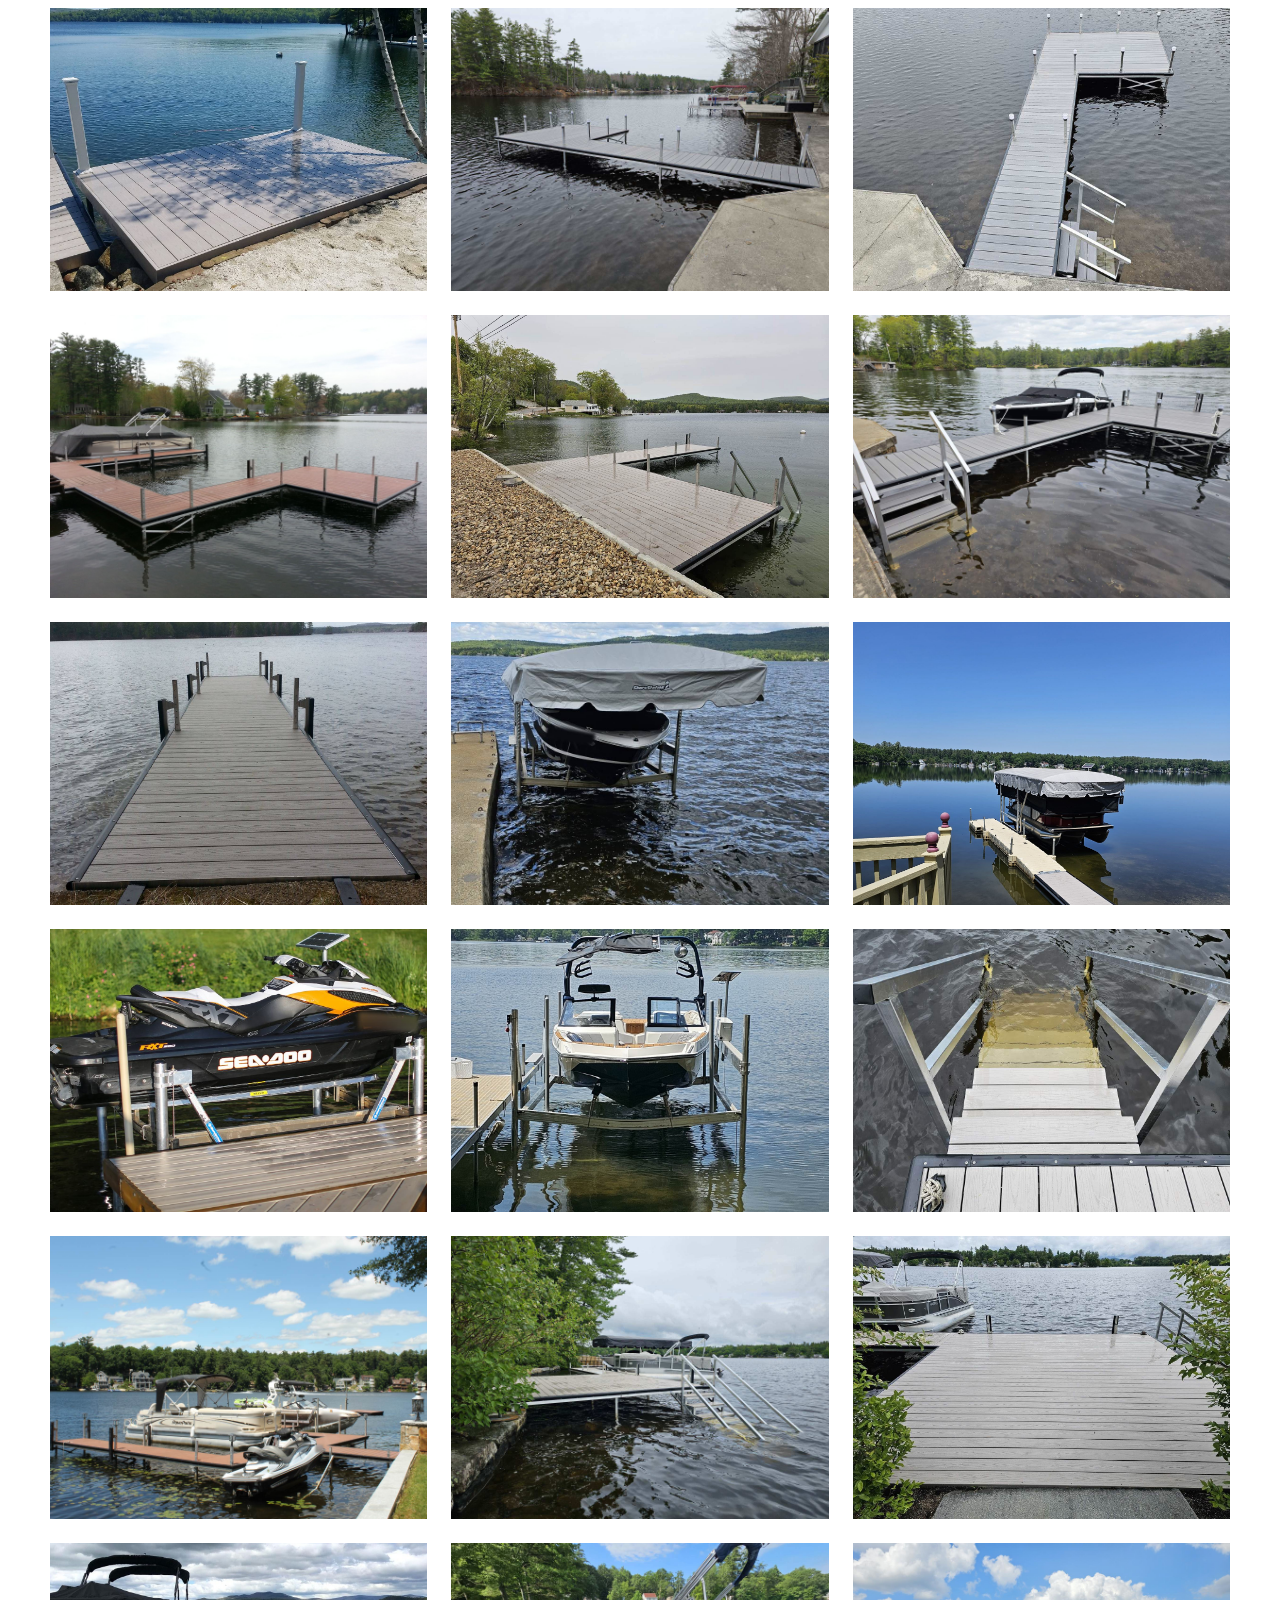
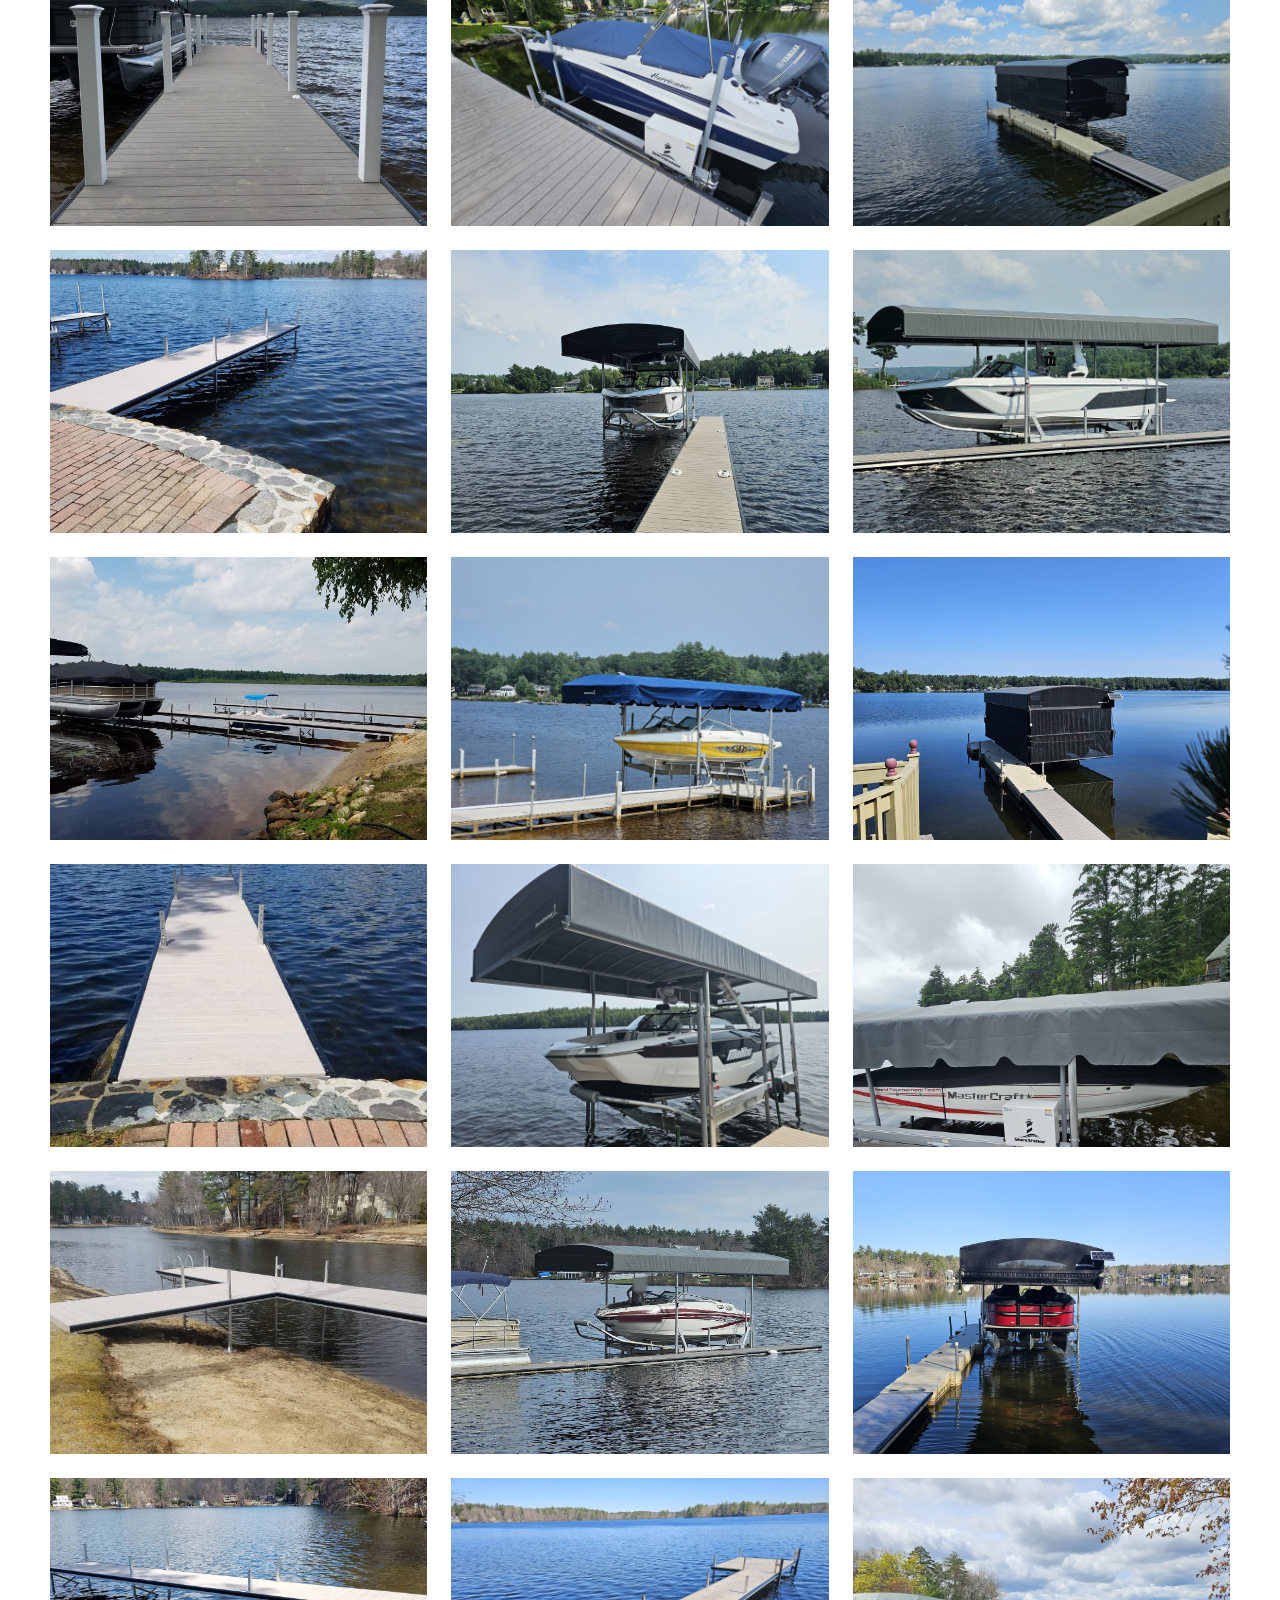
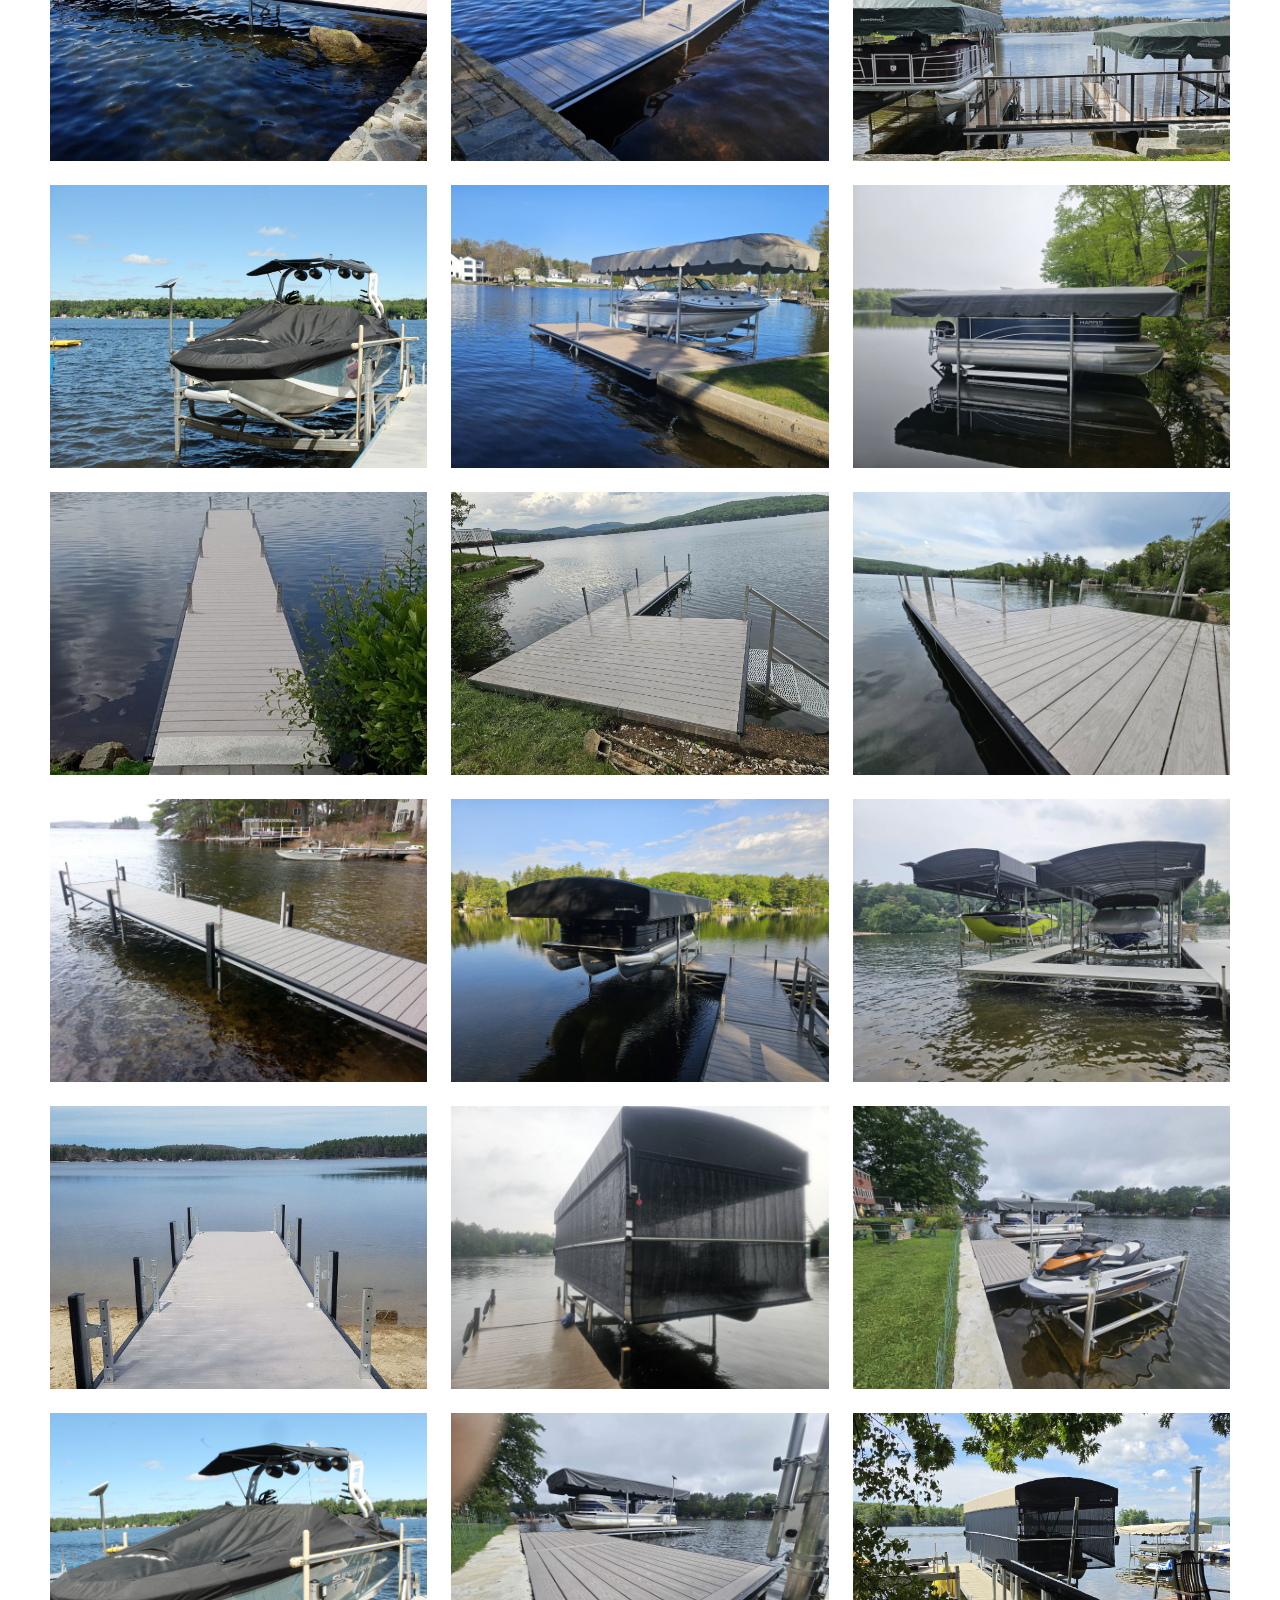
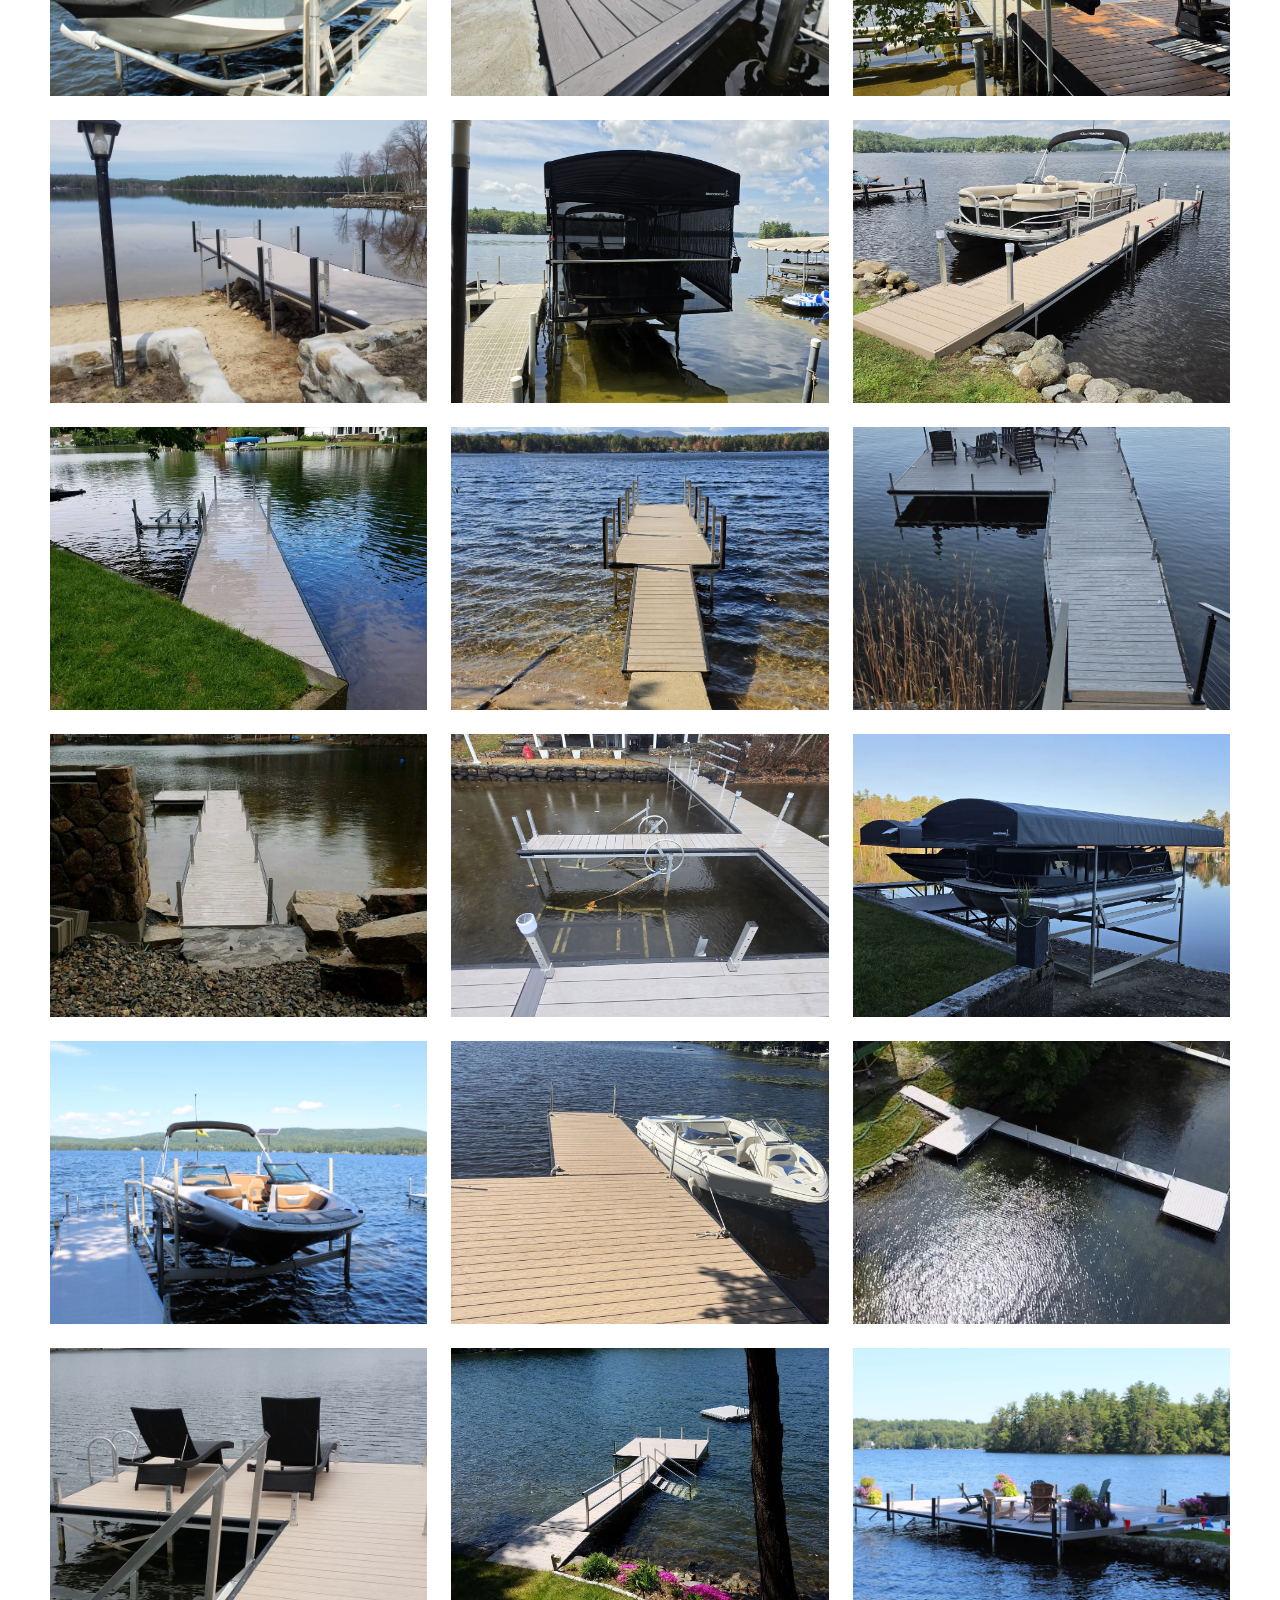
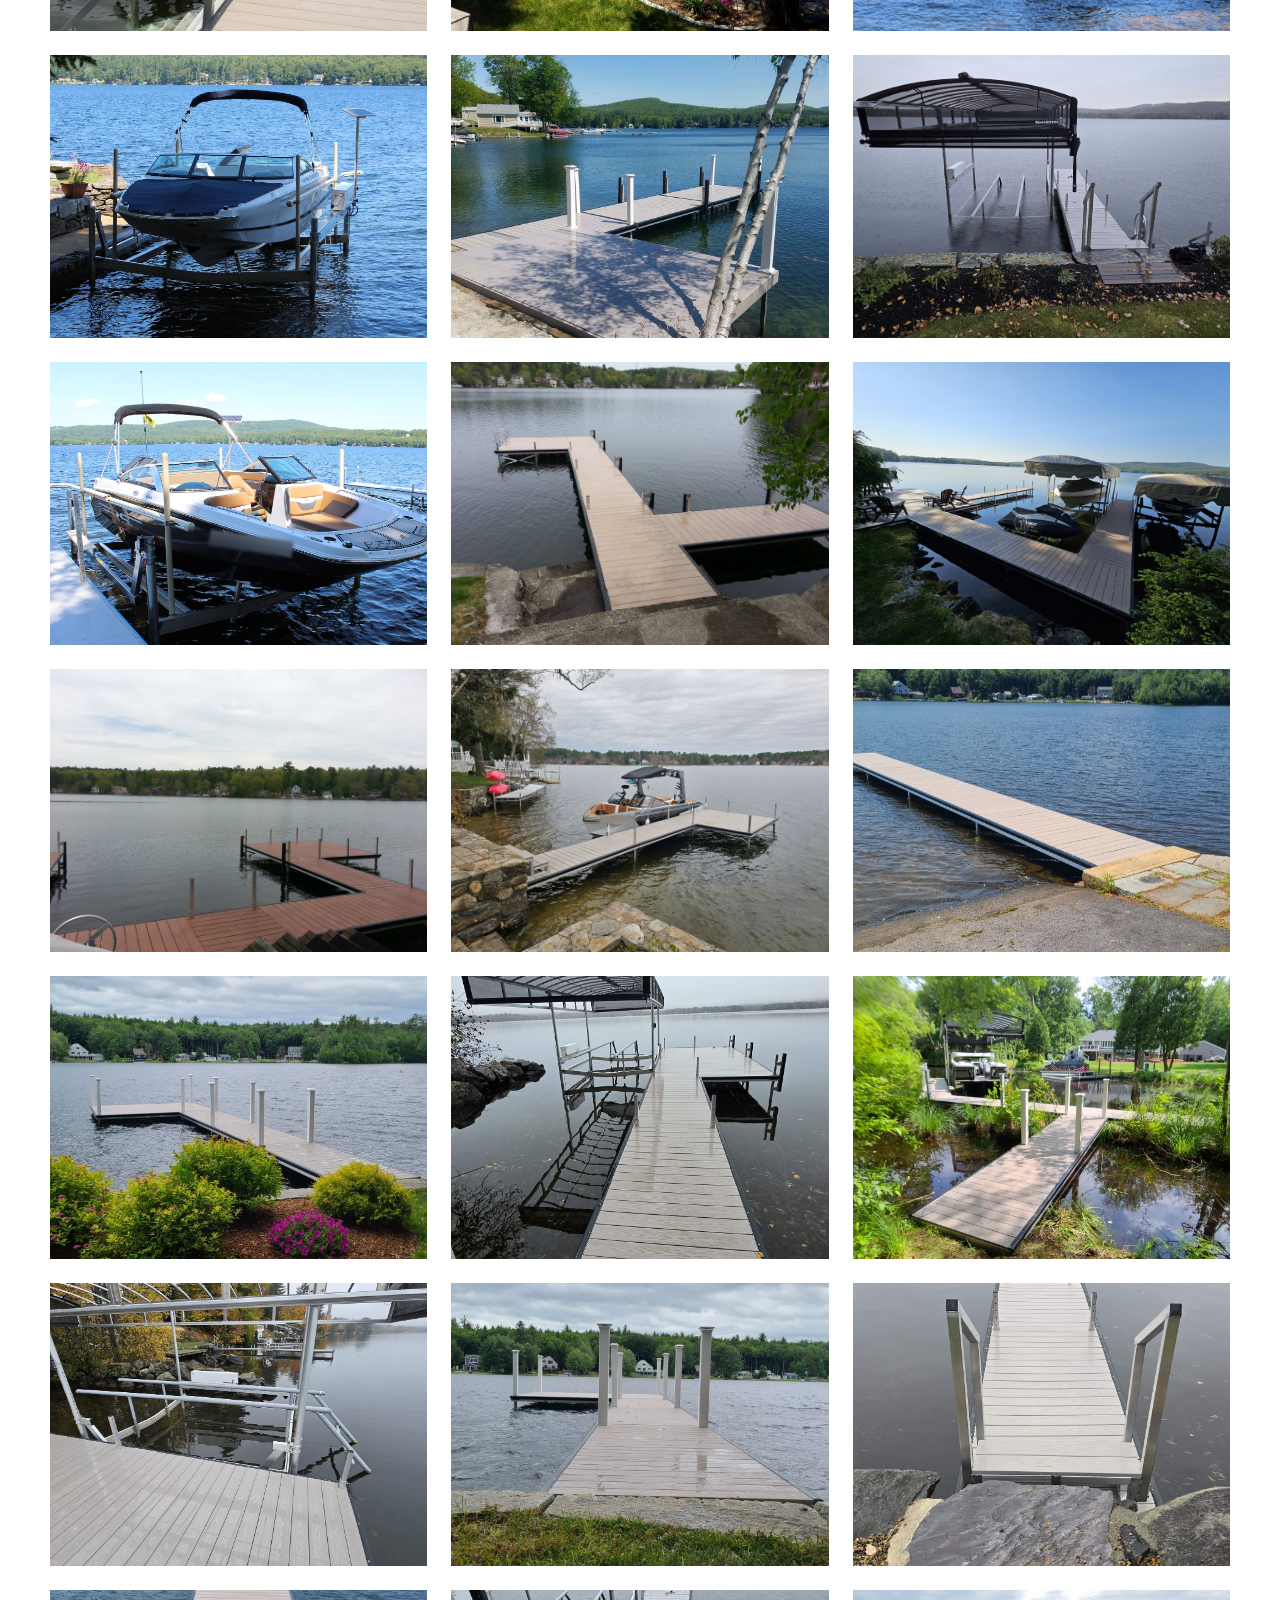
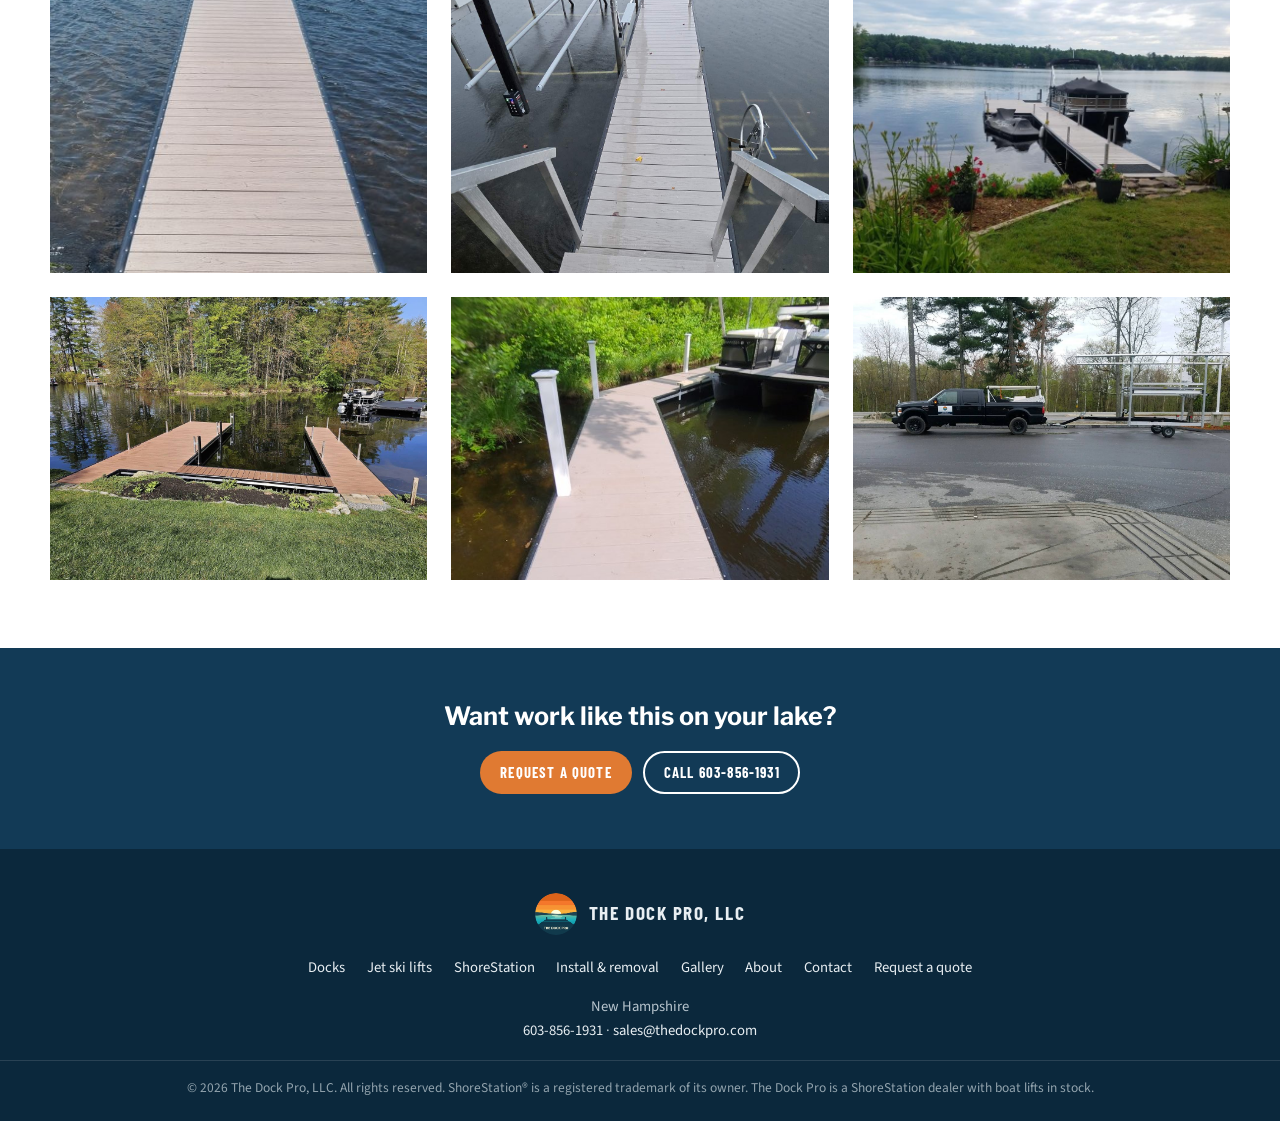
<file: gallery.html>
<!DOCTYPE html>
<html lang="en">
<head>
  <meta charset="utf-8">
  <meta name="viewport" content="width=device-width, initial-scale=1">
  <title>Gallery | The Dock Pro, LLC</title>
  <meta name="description" content="Job photos of Dock Pro docks, lifts, and seasonal install and removal on New Hampshire lakes.">
  <link rel="canonical" href="https://thedockpro.com/gallery.html">
  <meta name="theme-color" content="#123A56">
  <meta property="og:type" content="website">
  <meta property="og:title" content="Gallery | The Dock Pro, LLC">
  <meta property="og:description" content="Job photos of Dock Pro docks, lifts, and seasonal install and removal on New Hampshire lakes.">
  <meta property="og:url" content="https://thedockpro.com/gallery.html">
  <meta property="og:image" content="https://thedockpro.com/images/jobs/dock-t-railing-stairs.jpg">
  <meta property="og:locale" content="en_US">
  <meta name="twitter:card" content="summary_large_image">
  <link rel="icon" type="image/png" sizes="32x32" href="images/favicon-32.png">
  <link rel="apple-touch-icon" href="images/apple-touch-icon.png">
  <link rel="preconnect" href="https://fonts.googleapis.com">
  <link rel="preconnect" href="https://fonts.gstatic.com" crossorigin>
  <link href="https://fonts.googleapis.com/css2?family=Barlow+Condensed:wght@500;600;700&family=Libre+Franklin:ital,wght@0,400;0,500;0,600;0,700;0,800;1,700;1,800&family=Source+Sans+3:ital,wght@0,400;0,500;0,600;0,700;1,400&display=swap" rel="stylesheet">
  <link rel="stylesheet" href="css/styles.css">
  <script type="application/ld+json">
{
  "@context": "https://schema.org",
  "@type": "LocalBusiness",
  "name": "The Dock Pro, LLC",
  "url": "https://thedockpro.com/",
  "telephone": "+1-603-856-1931",
  "email": "sales@thedockpro.com",
  "image": "https://thedockpro.com/images/logo-512.png",
  "address": {
    "@type": "PostalAddress",
    "addressRegion": "NH",
    "addressCountry": "US"
  }, 
  "areaServed": "New Hampshire and surrounding states",
  "founder": { "@type": "Person", "name": "Michael Corson" }
}
  </script>
</head>
<body>
<a class="skip" href="#main">Skip to content</a>
<header class="site-header">
  <div class="header-inner">
    <a class="brand" href="index.html">
      <img src="images/logo.png" width="44" height="44" alt="The Dock Pro logo">
      <span class="brand-name">The Dock Pro</span>
    </a>
    <nav class="site-nav" id="site-nav" aria-label="Primary">
      <ul>
          <li><a href="docks.html">Docks</a></li>
          <li><a href="jet-ski-lifts.html">Jet Ski Lifts</a></li>
          <li><a href="shorestation.html">ShoreStation</a></li>
          <li><a href="services.html">Install &amp; Removal</a></li>
          <li class="nav-util"><a href="gallery.html" aria-current="page">Gallery</a></li>
          <li class="nav-util"><a href="about.html">About</a></li>
          <li class="nav-util"><a href="contact.html">Contact</a></li>
      </ul>
    </nav>
    <div class="header-tools">
      <a class="header-phone" href="tel:+16038561931">603-856-1931</a>
      <a class="btn btn-sunset btn-sm" href="contact.html">Request a Quote</a>
    </div>
    <button class="nav-toggle" type="button" aria-expanded="false" aria-controls="site-nav" aria-label="Open menu">
      <span class="nav-toggle-bars"></span>
    </button>
  </div>
</header>

<main id="main">
  <section class="hero hero-page" style="background-image:url('images/jobs/dock-t-railing-stairs.jpg');min-height:22rem">
    <div class="wrap hero-inner">
      <h1>Gallery</h1>
      <p class="lede">Job photos of Dock Pro docks, lifts, and seasonal install and removal on New Hampshire lakes. Select a photo to view it larger.</p>
    </div>
  </section>

  <section class="section section-white">
    <div class="wrap">
      <div class="section-head">
        <p class="kicker">From the lake</p>
        <h2>Docks, lifts, and seasonal work</h2>
      </div>
      <div class="photo-grid">
        <figure class="gallery-item">
          <div class="media-frame"><img src="images/jobs/lift-tahoe-dusk.jpg" alt="Boat on a canopy lift at dusk with lights on the dock" width="1520" height="1092" loading="lazy"></div>
        </figure>
        <figure class="gallery-item">
          <div class="media-frame"><img src="images/jobs/dock-sunset-lights.jpg" alt="Composite dock at sunset with post lights" width="1600" height="900" loading="lazy"></div>
        </figure>
        <figure class="gallery-item">
          <div class="media-frame"><img src="images/jobs/dock-t-green-chairs.jpg" alt="T-shaped composite dock with chairs and flowers on calm water" width="1600" height="1200" loading="lazy"></div>
        </figure>
        <figure class="gallery-item">
          <div class="media-frame"><img src="images/jobs/dock-tan-runabout.jpg" alt="Tan-tone composite dock with a runabout alongside" width="1600" height="1200" loading="lazy"></div>
        </figure>
        <figure class="gallery-item">
          <div class="media-frame"><img src="images/jobs/dock-redwood-u-well.jpg" alt="Redwood-tone U-shaped composite dock" width="1400" height="1050" loading="lazy"</div>
        </figure>
        <figure class="gallery-item">
          <div class="media-frame"><img src="images/jobs/lift-enclosed-fall.jpg" alt="Enclosed black canopy lifts with fall color along the shore" width="1600" height="756" loading="lazy"></div>
        </figure>
        <figure class="gallery-item">
          <div class="media-frame"><img src="images/jobs/dock-t-overhead.jpg" alt="T-shaped Dock Pro dock with aluminum railing, swim stairs, and a swim raft in clear water" width="1600" height="900" loading="lazy"></div>
        </figure>
        <figure class="gallery-item">
          <div class="media-frame"><img src="images/jobs/lift-enclosed-fall-close.jpg" alt="Close view of an enclosed black canopy in fall color" width="1600" height="798" loading="lazy"></div>
        </figure>
        <figure class="gallery-item">
          <div class="media-frame"><img src="images/jobs/dock-beach-wide.jpg" alt="Composite dock off a sandy beach" width="1600" height="900" loading="lazy"></div>
        </figure>
        <figure class="gallery-item">
          <div class="media-frame"><img src="images/jobs/dock-gray-l-solar.jpg" alt="Dark gray L-shaped Dock Pro dock with solar lights on the legs" width="1600" height="1200" loading="lazy"></div>
        </figure>
        <figure class="gallery-item">
          <div class="media-frame"><img src="images/jobs/dock-through-greenery.jpg" alt="Looking down a composite dock framed by trees" width="1600" height="900" loading="lazy"></div>
        </figure>
        <figure class="gallery-item">
          <div class="media-frame"><img src="images/jobs/dock-under-trees.jpg" alt="Composite dock under the trees looking toward the water" width="1600" height="900" loading="lazy"></div>
        </figure>
        <figure class="gallery-item">
          <div class="media-frame"><img src="images/jobs/lift-malibu-canopy.jpg" alt="Covered boat lift beside a dock" width="1600" height="1570" loading="lazy"></div>
        </figure>
        <figure class="gallery-item">
          <div class="media-frame"><img src="images/jobs/dock-two-small-canopies.jpg" alt="Dock with two canopy lifts and boats alongside" width="1600" height="900" loading="lazy"></div>
        </figure>
        <figure class="gallery-item">
          <div class="media-frame"><img src="images/jobs/lift-white-canopy-front.jpg" alt="Boat on a white canopy lift" width="1600" height="1200" loading="lazy"></div>
        </figure>
        <figure class="gallery-item">
          <div class="media-frame"><img src="images/jobs/dock-t-railing-stairs.jpg" alt="Angled view of a T-shaped Dock Pro dock, aluminum railing, swim stairs, flowers, and a swim raft" width="1600" height="900" loading="lazy"></div>
        </figure>
        <figure class="gallery-item">
          <div class="media-frame"><img src="images/jobs/dock-beach-lamp.jpg" alt="Composite dock off a sandy beach with a lamp post" width="1600" height="900" loading="lazy"></div>
        </figure>
        <figure class="gallery-item">
          <div class="media-frame"><img src="images/jobs/lift-pontoon-side-cover.jpg" alt="Covered pontoon on a lift beside a dock" width="1600" height="900" loading="lazy"></div>
        </figure>
        <figure class="gallery-item">
          <div class="media-frame"><img src="images/jobs/dock-gray-t.jpg" alt="Gray T-shaped Dock Pro dock looking out over the water" width="1672" height="1254" loading="lazy"></div>
        </figure>
        <figure class="gallery-item">
          <div class="media-frame"><img src="images/jobs/dock-low-water-canopy.jpg" alt="Composite dock and a canopy lift at drawn-down water" width="1600" height="978" loading="lazy"></div>
        </figure>
        <figure class="gallery-item">
          <div class="media-frame"><img src="images/jobs/dock-drawn-down.jpg" alt="Looking down a composite dock at drawn-down water" width="1600" height="900" loading="lazy"></div>
        </figure>
        <figure class="gallery-item">
          <div class="media-frame"><img src="images/jobs/lift-enclosed-canopy.jpg" alt="Covered boat lift beside a dock" width="1200" height="800" loading="lazy"></div>
        </figure>
        <figure class="gallery-item">
          <div class="media-frame"><img src="images/jobs/dock-drawn-down-side.jpg" alt="Composite T-dock at drawn-down water" width="1600" height="900" loading="lazy"></div>
        </figure>
        <figure class="gallery-item">
          <div class="media-frame"><img src="images/jobs/dock-twin-canopies-pontoon.jpg" alt="Two canopy lifts and a pontoon along a dock" width="1600" height="900" loading="lazy"></div>
        </figure>
        <figure class="gallery-item">
          <div class="media-frame"><img src="images/jobs/dock-t-railing-portrait.jpg" alt="Portrait view of a T-shaped Dock Pro dock with aluminum railing and a swim raft" width="1100" height="1956" loading="lazy"></div>
        </figure>
        <figure class="gallery-item">
          <div class="media-frame"><img src="images/jobs/dock-beach-long.jpg" alt="Long composite dock off a sandy beach" width="1600" height="1200" loading="lazy"></div>
        </figure>
        <figure class="gallery-item">
          <div class="media-frame"><img src="images/jobs/dock-block-wall.jpg" alt="Composite dock along a stone block wall" width="1600" height="1200" loading="lazy"></div>
        </figure>
        <figure class="gallery-item">
          <div class="media-frame"><img src="images/jobs/dock-long-l.jpg" alt="Long L-shaped gray dock with a swim ladder and a pontoon tied alongside" width="1800" height="1012" loading="lazy"></div>
        </figure>
        <figure class="gallery-item">
          <div class="media-frame"><img src="images/jobs/lift-pontoon-ss-canopy.jpg" alt="Pontoon on a canopy lift" width="1600" height="1286" loading="lazy"></div>
        </figure>
        <figure class="gallery-item">
          <div class="media-frame"><img src="images/jobs/dock-redwood-outlook.jpg" alt="Looking out a redwood-tone composite dock over the lake" width="1400" height="1050" loading="lazy"</div>
        </figure>
        <figure class="gallery-item">
          <div class="media-frame"><img src="images/jobs/dock-pontoon-posts.jpg" alt="Covered pontoon beside a Dock Pro dock with white post caps" width="1200" height="1600" loading="lazy"></div>
        </figure>
        <figure class="gallery-item">
          <div class="media-frame"><img src="images/jobs/dock-twin-black-canopies.jpg" alt="Two black canopy lifts along a dock" width="1600" height="900" loading="lazy"></div>
        </figure>
        <figure class="gallery-item">
          <div class="media-frame"><img src="images/jobs/lift-boat-black-canopy-front.jpg" alt="Boat on a black canopy lift, viewed from the bow" width="1600" height="1200" loading="lazy"></div>
        </figure>
        <figure class="gallery-item">
          <div class="media-frame"><img src="images/jobs/dock-l-ladder.jpg" alt="L-shaped gray dock with a swim ladder" width="1500" height="843" loading="lazy"></div>
        </figure>
        <figure class="gallery-item">
          <div class="media-frame"><img src="images/jobs/lift-boat-black-canopy-side.jpg" alt="Boat on a black canopy lift beside a dock" width="1600" height="1200" loading="lazy"></div>
        </figure>
        <figure class="gallery-item">
          <div class="media-frame"><img src="images/jobs/dock-tree-canopy.jpg" alt="Canopy lift at the end of a dock, framed by a tree" width="1600" height="721" loading="lazy"></div>
        </figure>
        <figure class="gallery-item">
          <div class="media-frame"><img src="images/jobs/lift-01.jpg" alt="Covered boat lift in the water at the end of a dock" width="1239" height="2200" loading="lazy"></div>
        </figure>
        <figure class="gallery-item">
          <div class="media-frame"><img src="images/jobs/dock-long-with-canopy.jpg" alt="Long composite dock with a canopy lift at the far end" width="1600" height="721" loading="lazy"></div>
        </figure>
        <figure class="gallery-item">
          <div class="media-frame"><img src="images/jobs/dock-redwood-fingers.jpg" alt="Redwood-tone composite dock with finger piers" width="1600" height="721" loading="lazy"></div>
        </figure>
        <figure class="gallery-item">
          <div class="media-frame"><img src="images/jobs/dock-pontoon-reflection.jpg" alt="Gray aluminum dock and a covered pontoon reflected in calm water" width="1440" height="810" loading="lazy"></div>
        </figure>
        <figure class="gallery-item">
          <div class="media-frame"><img src="images/jobs/dock-long-gray-open.jpg" alt="Long gray composite dock reaching into the lake" width="1600" height="721" loading="lazy"></div>
        </figure>
        <figure class="gallery-item">
          <div class="media-frame"><img src="images/jobs/dock-tan-l-open.jpg" alt="Tan-tone L-shaped composite dock" width="1600" height="721" loading="lazy"></div>
        </figure>
        <figure class="gallery-item">
          <div class="media-frame"><img src="images/jobs/hero-dock-jetski-pontoon.jpg" alt="Dock with a jet ski and a pontoon along the waterfront" width="1800" height="1012" loading="lazy"></div>
        </figure>
        <figure class="gallery-item">
          <div class="media-frame"><img src="images/jobs/lift-navy-pontoon-canopy.jpg" alt="Fishing boat under a gray canopy lift" width="1600" height="721" loading="lazy"></div>
        </figure>
        <figure class="gallery-item">
          <div class="media-frame"><img src="images/jobs/dock-long-twin-lifts.jpg" alt="Long composite dock with two canopy lifts" width="1100" height="721" loading="lazy"></div>
        </figure>
        <figure class="gallery-item">
          <div class="media-frame"><img src="images/jobs/dock-u-slip.jpg" alt="U-shaped Dock Pro slip with a covered pontoon" width="1800" height="1012" loading="lazy"></div>
        </figure>
        <figure class="gallery-item">
          <div class="media-frame"><img src="images/jobs/lift-twin-pontoon-canopies.jpg" alt="Two covered pontoons on canopy lifts at a dock" width="1600" height="721" loading="lazy"></div>
        </figure>
        <figure class="gallery-item">
          <div class="media-frame"><img src="images/jobs/lift-enclosed-ss-mesh.jpg" alt="Enclosed black canopy lift" width="1600" height="721" loading="lazy"></div>
        </figure>
        <figure class="gallery-item">
          <div class="media-frame"><img src="images/jobs/dock-swim-platform.jpg" alt="Dock Pro dock with a swim platform over clear water" width="1800" height="1200" loading="lazy"></div>
        </figure>
        <figure class="gallery-item">
          <div class="media-frame"><img src="images/jobs/dock-flowers-pontoon-lift.jpg" alt="Composite dock with shoreline flowers and a pontoon on a canopy lift" width="1600" height="721" loading="lazy"></div>
        </figure>
        <figure class="gallery-item">
          <div class="media-frame"><img src="images/jobs/dock-two-boat-lifts.jpg" alt="Two boat lifts at the end of a dock" width="1600" height="721" loading="lazy"></div>
        </figure>
        <figure class="gallery-item">
          <div class="media-frame"><img src="images/jobs/lift-boat-side.jpg" alt="Boat on a lift beside a dock" width="1600" height="1067" loading="lazy"></div>
        </figure>
        <figure class="gallery-item">
          <div class="media-frame"><img src="images/jobs/lift-red-boat-canopy.jpg" alt="Red boat on a black canopy lift" width="1600" height="721" loading="lazy"></div>
        </figure>
        <figure class="gallery-item">
          <div class="media-frame"><img src="images/jobs/lift-nautique-seadoo.jpg" alt="Boat on a lift beside a personal watercraft on a lift" width="1600" height="721" loading="lazy"></div>
        </figure>
        <figure class="gallery-item">
          <div class="media-frame"><img src="images/jobs/dock-l-layout.jpg" alt="L-shaped Dock Pro dock looking down the walkway toward the water" width="1800" height="1013" loading="lazy"></div>
        </figure>
        <figure class="gallery-item">
          <div class="media-frame"><img src="images/jobs/lift-boat-black-cover.jpg" alt="Covered boat on a lift beside a dock" width="1600" height="721" loading="lazy"></div>
        </figure>
        <figure class="gallery-item">
          <div class="media-frame"><img src="images/jobs/dock-tan-along-shore.jpg" alt="Tan-tone composite dock along the shoreline" width="1400" height="1050" loading="lazy"</div>
        </figure>
        <figure class="gallery-item">
          <div class="media-frame"><img src="images/jobs/dock-post-caps.jpg" alt="White vinyl caps on dock posts along a gray dock" width="1800" height="1013" loading="lazy"></div>
        </figure>
        <figure class="gallery-item">
          <div class="media-frame"><img src="images/jobs/dock-gray-l-house.jpg" alt="Gray L-shaped composite dock with a house in the background" width="1600" height="1200" loading="lazy"></div>
        </figure>
        <figure class="gallery-item">
          <div class="media-frame"><img src="images/jobs/dock-gray-l-down.jpg" alt="Looking down a gray L-shaped composite dock" width="1200" height="1600" loading="lazy"></div>
        </figure>
        <figure class="gallery-item">
          <div class="media-frame"><img src="images/jobs/dock-redwood-u-pontoon.jpg" alt="Redwood-tone U-shaped Dock Pro dock with a covered pontoon" width="1600" height="1200" loading="lazy"></div>
        </figure>
        <figure class="gallery-item">
          <div class="media-frame"><img src="images/jobs/dock-l-pebble.jpg" alt="L-shaped composite dock off a pebble shore" width="1400" height="1050" loading="lazy"</div>
        </figure>
        <figure class="gallery-item">
          <div class="media-frame"><img src="images/jobs/dock-pontoon-stairs.jpg" alt="Composite dock with swim stairs and a pontoon on a lift" width="1600" height="1200" loading="lazy"></div>
        </figure>
        <figure class="gallery-item">
          <div class="media-frame"><img src="images/jobs/dock-gray-straight.jpg" alt="Straight Dock Pro dock with gray-tone decking" width="1254" height="1672" loading="lazy"></div>
        </figure>
        <figure class="gallery-item">
          <div class="media-frame"><img src="images/jobs/lift-small-boat-canopy.jpg" alt="Small boat on a canopy lift" width="936" height="1600" loading="lazy"></div>
        </figure>
        <figure class="gallery-item">
          <div class="media-frame"><img src="images/jobs/dock-pontoon-from-patio.jpg" alt="Covered pontoon on a lift at the end of a composite dock" width="1500" height="1600" loading="lazy"></div>
        </figure>
        <figure class="gallery-item">
          <div class="media-frame"><img src="images/jobs/pwc-lift-seadoo.jpg" alt="A personal watercraft on a lift beside a dock" width="1800" height="937" loading="lazy"></div>
        </figure>
        <figure class="gallery-item">
          <div class="media-frame"><img src="images/jobs/lift-white-boat-front.jpg" alt="White boat on a lift, viewed from the bow" width="1200" height="1600" loading="lazy"></div>
        </figure>
        <figure class="gallery-item">
          <div class="media-frame"><img src="images/jobs/dock-stairs-down.jpg" alt="Stairs leading down to a composite dock" width="1200" height="1600" loading="lazy"></div>
        </figure>
        <figure class="gallery-item">
          <div class="media-frame"><img src="images/jobs/dock-redwood-waterfront.jpg" alt="Redwood-tone Dock Pro dock with a pontoon, wakeboat, and jet ski alongside" width="1800" height="1200" loading="lazy"></div>
        </figure>
        <figure class="gallery-item">
          <div class="media-frame"><img src="images/jobs/dock-pontoon-side-stairs.jpg" alt="Pontoon at a composite dock with swim stairs" width="1600" height="1200" loading="lazy"></div>
        </figure>
        <figure class="gallery-item">
          <div class="media-frame"><img src="images/jobs/dock-big-platform.jpg" alt="Large composite dock platform" width="1400" height="1050" loading="lazy"</div>
        </figure>
        <figure class="gallery-item">
          <div class="media-frame"><img src="images/jobs/dock-white-posts-walk.jpg" alt="Looking down a Dock Pro dock with white post caps and a pontoon alongside" width="1200" height="1600" loading="lazy"></div>
        </figure>
        <figure class="gallery-item">
          <div class="media-frame"><img src="images/jobs/lift-blue-white-boat.jpg" alt="Blue and white boat on a lift beside a dock" width="1600" height="1200" loading="lazy"></div>
        </figure>
        <figure class="gallery-item">
          <div class="media-frame"><img src="images/jobs/lift-black-cover-end.jpg" alt="Covered boat lift at the end of a dock" width="1600" height="1200" loading="lazy"></div>
        </figure>
        <figure class="gallery-item">
          <div class="media-frame"><img src="images/jobs/dock-straight-brick.jpg" alt="Straight Dock Pro dock off a brick patio and stone landing" width="1600" height="900" loading="lazy"></div>
        </figure>
        <figure class="gallery-item">
          <div class="media-frame"><img src="images/jobs/dock-toward-canopy-boat.jpg" alt="Looking down a composite dock toward a boat on a canopy lift" width="1200" height="1600" loading="lazy"></div>
        </figure>
        <figure class="gallery-item">
          <div class="media-frame"><img src="images/jobs/lift-wakeboat-gray-canopy.jpg" alt="Boat on a gray canopy lift beside a dock" width="1600" height="1200" loading="lazy"></div>
        </figure>
        <figure class="gallery-item">
          <div class="media-frame"><img src="images/jobs/lift-pontoon-beach.jpg" alt="Pontoon on a boat lift beside a long dock and a sandy beach" width="1800" height="1012" loading="lazy"></div>
        </figure>
        <figure class="gallery-item">
          <div class="media-frame"><img src="images/jobs/lift-pwc-blue-canopy.jpg" alt="Runabout under a blue canopy lift" width="1600" height="1200" loading="lazy"></div>
        </figure>
        <figure class="gallery-item">
          <div class="media-frame"><img src="images/jobs/lift-enclosed-white-dock.jpg" alt="Enclosed black canopy lift at a dock" width="1200" height="1600" loading="lazy"></div>
        </figure>
        <figure class="gallery-item">
          <div class="media-frame"><img src="images/jobs/dock-straight-brick-portrait.jpg" alt="Looking down a straight Dock Pro dock from a brick patio" width="1000" height="1778" loading="lazy"></div>
        </figure>
        <figure class="gallery-item">
          <div class="media-frame"><img src="images/jobs/lift-wakeboat-ss-front.jpg" alt="Boat on a canopy lift, viewed from the bow" width="1600" height="1200" loading="lazy"></div>
        </figure>
        <figure class="gallery-item">
          <div class="media-frame"><img src="images/jobs/lift-mastercraft-canopy.jpg" alt="Boat on a canopy lift" width="1600" height="840" loading="lazy"></div>
        </figure>
        <figure class="gallery-item">
          <div class="media-frame"><img src="images/jobs/dock-tan-l-shore.jpg" alt="Tan-tone L-shaped Dock Pro dock along the shore" width="1600" height="900" loading="lazy"></div>
        </figure>
        <figure class="gallery-item">
          <div class="media-frame"><img src="images/jobs/dock-pontoon-runabout.jpg" alt="Pontoon and a runabout at a composite dock" width="1400" height="993" loading="lazy"</div>
        </figure>
        <figure class="gallery-item">
          <div class="media-frame"><img src="images/jobs/lift-red-boat-down-dock.jpg" alt="Looking down a dock toward a red pontoon on a canopy lift" width="1200" height="1600" loading="lazy"></div>
        </figure>
        <figure class="gallery-item">
          <div class="media-frame"><img src="images/jobs/dock-straight-stone-houses.jpg" alt="Straight Dock Pro dock along a stone wall" width="1600" height="900" loading="lazy"></div>
        </figure>
        <figure class="gallery-item">
          <div class="media-frame"><img src="images/jobs/dock-long-open-water.jpg" alt="Long composite dock over open water" width="1600" height="1200" loading="lazy"></div>
        </figure>
        <figure class="gallery-item">
          <div class="media-frame"><img src="images/jobs/dock-fall-twin-canopies.jpg" alt="Two canopy lifts at a dock in fall light" width="1600" height="790" loading="lazy"></div>
        </figure>
        <figure class="gallery-item">
          <div class="media-frame"><img src="images/jobs/lift-wakeboat-solar.jpg" alt="Covered boat on a lift beside a gray aluminum dock" width="1340" height="1200" loading="lazy"></div>
        </figure>
        <figure class="gallery-item">
          <div class="media-frame"><img src="images/jobs/lift-pontoon-seawall-canopy.jpg" alt="Runabout on a canopy lift beside a seawall dock" width="1600" height="1200" loading="lazy"></div>
        </figure>
        <figure class="gallery-item">
          <div class="media-frame"><img src="images/jobs/lift-pontoon-profile.jpg" alt="Pontoon along a composite dock" width="1600" height="1200" loading="lazy"></div>
        </figure>
        <figure class="gallery-item">
          <div class="media-frame"><img src="images/jobs/dock-paver-walkway.jpg" alt="Gray Dock Pro dock off a paver walkway" width="540" height="960" loading="lazy"></div>
        </figure>
        <figure class="gallery-item">
          <div class="media-frame"><img src="images/jobs/dock-platform-stairs.jpg" alt="Composite dock platform with swim stairs" width="1400" height="1050" loading="lazy"</div>
        </figure>
        <figure class="gallery-item">
          <div class="media-frame"><img src="images/jobs/dock-glassy-water.jpg" alt="Composite dock over calm water" width="1600" height="1200" loading="lazy"></div>
        </figure>
        <figure class="gallery-item">
          <div class="media-frame"><img src="images/jobs/dock-gray-with-house.jpg" alt="Dark gray Dock Pro dock along a wooded shoreline" width="1600" height="1200" loading="lazy"></div>
        </figure>
        <figure class="gallery-item">
          <div class="media-frame"><img src="images/jobs/lift-pontoon-morning.jpg" alt="Pontoon on a black canopy lift" width="1600" height="1200" loading="lazy"></div>
        </figure>
        <figure class="gallery-item">
          <div class="media-frame"><img src="images/jobs/lift-double-canopy-pwc.jpg" alt="Wake boat and a covered boat under canopy lifts" width="1600" height="1200" loading="lazy"></div>
        </figure>
        <figure class="gallery-item">
          <div class="media-frame"><img src="images/jobs/dock-install-beach.jpg" alt="Newly installed gray dock looking out from a stone wall and sandy beach" width="1200" height="1681" loading="lazy"></div>
        </figure>
        <figure class="gallery-item">
          <div class="media-frame"><img src="images/jobs/lift-enclosed-ss-side.jpg" alt="Side view of an enclosed black canopy" width="1600" height="1200" loading="lazy"></div>
        </figure>
        <figure class="gallery-item">
          <div class="media-frame"><img src="images/jobs/lift-pwc-and-pontoon.jpg" alt="Personal watercraft on a lift beside a pontoon on a canopy lift" width="1600" height="1200" loading="lazy"></div>
        </figure>
        <figure class="gallery-item">
          <div class="media-frame"><img src="images/jobs/lift-nautique.jpg" alt="Covered boat on a lift beside a gray dock" width="1800" height="1200" loading="lazy"></div>
        </figure>
        <figure class="gallery-item">
          <div class="media-frame"><img src="images/jobs/dock-tan-walkway.jpg" alt="Looking down a tan-tone composite dock" width="1600" height="1200" loading="lazy"></div>
        </figure>
        <figure class="gallery-item">
          <div class="media-frame"><img src="images/jobs/dock-canopy-seating.jpg" alt="Composite dock with a canopy lift and seating on the shore" width="1600" height="901" loading="lazy"></div>
        </figure>
        <figure class="gallery-item">
          <div class="media-frame"><img src="images/jobs/dock-install-stone-wall.jpg" alt="Newly installed gray dock off a sandy beach and stone wall" width="1800" height="1406" loading="lazy"></div>
        </figure>
        <figure class="gallery-item">
          <div class="media-frame"><img src="images/jobs/lift-enclosed-head-on.jpg" alt="Enclosed black canopy lift, viewed head-on" width="1600" height="901" loading="lazy"></div>
        </figure>
        <figure class="gallery-item">
          <div class="media-frame"><img src="images/jobs/dock-pontoon-block-wall.jpg" alt="Pontoon along a composite dock at a stone wall" width="1600" height="901" loading="lazy"></div>
        </figure>
        <figure class="gallery-item">
          <div class="media-frame"><img src="images/jobs/dock-side-pwc-lift.jpg" alt="Dock with a personal watercraft lift along the water" width="1600" height="900" loading="lazy"></div>
        </figure>
        <figure class="gallery-item">
          <div class="media-frame"><img src="images/jobs/dock-toward-fall-canopy.jpg" alt="Looking down a composite dock at low water in the fall" width="901" height="1600" loading="lazy"></div>
        </figure>
        <figure class="gallery-item">
          <div class="media-frame"><img src="images/jobs/dock-fall-morning.jpg" alt="Looking down a composite dock on a fall morning" width="901" height="1600" loading="lazy"></div>
        </figure>
        <figure class="gallery-item">
          <div class="media-frame"><img src="images/jobs/dock-stone-steps.jpg" alt="Dock Pro dock off stone steps and gravel, overcast day" width="1000" height="1778" loading="lazy"></div>
        </figure>
        <figure class="gallery-item">
          <div class="media-frame"><img src="images/jobs/dock-lift-well-late-fall.jpg" alt="Composite dock with an open boat-lift well in late fall" width="1600" height="901" loading="lazy"></div>
        </figure>
        <figure class="gallery-item">
          <div class="media-frame"><img src="images/jobs/lift-canopy-morning-lawn.jpg" alt="Boat on a canopy lift beside a lawn" width="1600" height="901" loading="lazy"></div>
        </figure>
        <figure class="gallery-item">
          <div class="media-frame"><img src="images/jobs/lift-boat-solar.jpg" alt="Boat on a lift with a solar panel beside a dock" width="1800" height="1200" loading="lazy"></div>
        </figure>
        <figure class="gallery-item">
          <div class="media-frame"><img src="images/jobs/dock-toward-white-boat.jpg" alt="Looking down a composite dock toward a white boat" width="1200" height="1600" loading="lazy"></div>
        </figure>
        <figure class="gallery-item">
          <div class="media-frame"><img src="images/jobs/dock-aerial-long.jpg" alt="Aerial view of a long composite dock" width="1280" height="720" loading="lazy"></div>
        </figure>
        <figure class="gallery-item">
          <div class="media-frame"><img src="images/jobs/dock-platform-chairs.jpg" alt="Dock platform with chairs at the end of a Dock Pro dock" width="1400" height="670" loading="lazy"></div>
        </figure>
        <figure class="gallery-item">
          <div class="media-frame"><img src="images/jobs/dock-t-stairs.jpg" alt="T-shaped Dock Pro dock with swim stairs" width="1800" height="1013" loading="lazy"></div>
        </figure>
        <figure class="gallery-item">
          <div class="media-frame"><img src="images/jobs/dock-swim-platform-angle.jpg" alt="Angled view of a Dock Pro dock with a swim platform and chairs" width="1800" height="1200" loading="lazy"></div>
        </figure>
        <figure class="gallery-item">
          <div class="media-frame"><img src="images/jobs/lift-bowrider.jpg" alt="Boat on a lift beside a dock" width="1600" height="1067" loading="lazy"></div>
        </figure>
        <figure class="gallery-item">
          <div class="media-frame"><img src="images/jobs/dock-finger-postcaps.jpg" alt="Dock Pro dock with a finger pier and white post caps" width="1600" height="900" loading="lazy"></div>
        </figure>
        <figure class="gallery-item">
          <div class="media-frame"><img src="images/jobs/dock-lift-canopy-autumn.jpg" alt="Covered boat lift at the end of a dock in autumn" width="901" height="1600" loading="lazy"></div>
        </figure>
        <figure class="gallery-item">
          <div class="media-frame"><img src="images/jobs/lift-boat-close.jpg" alt="Boat on a lift beside a dock" width="1600" height="1067" loading="lazy"></div>
        </figure>
        <figure class="gallery-item">
          <div class="media-frame"><img src="images/jobs/dock-tan-l-finger.jpg" alt="Tan-tone L-shaped Dock Pro dock with a finger pier" width="1600" height="1200" loading="lazy"></div>
        </figure>
        <figure class="gallery-item">
          <div class="media-frame"><img src="images/jobs/dock-covered-lifts-pwc.jpg" alt="Covered boat lifts and a personal watercraft lift beside a dock" width="960" height="720" loading="lazy"></div>
        </figure>
        <figure class="gallery-item">
          <div class="media-frame"><img src="images/jobs/dock-l-overcast.jpg" alt="L-shaped Dock Pro dock on an overcast day" width="1600" height="1200" loading="lazy"></div>
        </figure>
        <figure class="gallery-item">
          <div class="media-frame"><img src="images/jobs/dock-boat-stonewall.jpg" alt="Boat on a lift beside a Dock Pro dock and a stone wall" width="1600" height="1200" loading="lazy"></div>
        </figure>
        <figure class="gallery-item">
          <div class="media-frame"><img src="images/jobs/dock-tan-from-stone.jpg" alt="Tan-tone Dock Pro dock seen from a stone landing" width="1024" height="461" loading="lazy"></div>
        </figure>
        <figure class="gallery-item">
          <div class="media-frame"><img src="images/jobs/dock-l-flowers.jpg" alt="L-shaped Dock Pro dock with flowers along the shore" width="1024" height="461" loading="lazy"></div>
        </figure>
        <figure class="gallery-item">
          <div class="media-frame"><img src="images/jobs/installed-01.jpg" alt="Looking down a long gray Dock Pro dock toward the lake" width="1239" height="2200" loading="lazy"></div>
        </figure>
        <figure class="gallery-item">
          <div class="media-frame"><img src="images/jobs/dock-through-trees.jpg" alt="Dock Pro dock seen through trees along the shore" width="1024" height="461" loading="lazy"></div>
        </figure>
        <figure class="gallery-item">
          <div class="media-frame"><img src="images/jobs/installed-02.jpg" alt="Dock Pro dock with a covered boat lift at the far end" width="1600" height="901" loading="lazy"></div>
        </figure>
        <figure class="gallery-item">
          <div class="media-frame"><img src="images/jobs/dock-white-caps-houses.jpg" alt="Dock Pro dock with white post caps along the water" width="1024" height="461" loading="lazy"></div>
        </figure>
        <figure class="gallery-item">
          <div class="media-frame"><img src="images/jobs/installed-03.jpg" alt="Looking down a Dock Pro dock from a rocky shore" width="1239" height="2200" loading="lazy"></div>
        </figure>
        <figure class="gallery-item">
          <div class="media-frame"><img src="images/jobs/dock-tan-stone-portrait.jpg" alt="Looking down a tan-tone Dock Pro dock from a stone landing" width="461" height="1024" loading="lazy"></div>
        </figure>
        <figure class="gallery-item">
          <div class="media-frame"><img src="images/jobs/installed-05.jpg" alt="Looking down a Dock Pro dock from a rocky shoreline" width="1239" height="2200" loading="lazy"></div>
        </figure>
        <figure class="gallery-item">
          <div class="media-frame"><img src="images/jobs/dock-pontoon-garden.jpg" alt="Dock Pro dock and a covered pontoon beside a garden shore" width="1024" height="576" loading="lazy"></div>
        </figure>
        <figure class="gallery-item">
          <div class="media-frame"><img src="images/jobs/dock-redwood-split.jpg" alt="Redwood-tone Dock Pro dock splitting into two walkways" width="1280" height="960" loading="lazy"></div>
        </figure>
        <figure class="gallery-item">
          <div class="media-frame"><img src="images/jobs/dock-slip-pontoon.jpg" alt="Dock Pro slip with a covered pontoon" width="1024" height="461" loading="lazy"></div>
        </figure>
        <figure class="gallery-item">
          <div class="media-frame"><img src="images/jobs/truck-towing-lift.jpg" alt="Dock Pro truck towing a boat lift frame" width="1800" height="1012" loading="lazy"></div>
        </figure>
      </div>
    </div>
  </section>

  <section class="section-navy cta-band">
    <div class="wrap">
      <h2>Want work like this on your lake?</h2>
      <div class="btn-row">
        <a class="btn btn-sunset" href="contact.html">Request a Quote</a>
        <a class="btn btn-line" href="tel:+16038561931">Call 603-856-1931</a>
      </div>
    </div>
  </section>
</main>

<footer class="site-footer">
  <a class="footer-brand" href="index.html">
    <img src="images/logo.png" width="42" height="42" alt="">
    <span>The Dock Pro, LLC</span>
  </a>
  <ul class="footer-links">
    <li><a href="docks.html">Docks</a></li>
    <li><a href="jet-ski-lifts.html">Jet ski lifts</a></li>
    <li><a href="shorestation.html">ShoreStation</a></li>
    <li><a href="services.html">Install &amp; removal</a></li>
    <li><a href="gallery.html">Gallery</a></li>
    <li><a href="about.html">About</a></li>
    <li><a href="contact.html">Contact</a></li>
    <li><a href="contact.html">Request a quote</a></li>
  </ul>
  <p class="footer-nap">
    New Hampshire<br>
    <a href="tel:+16038561931">603-856-1931</a> &middot; <a href="mailto:sales@thedockpro.com">sales@thedockpro.com</a>
  </p>
  <p class="footer-legal">&copy; <span data-year>2026</span> The Dock Pro, LLC. All rights reserved. ShoreStation&reg; is a registered trademark of its owner. The Dock Pro is a ShoreStation dealer with boat lifts in stock.</p>
</footer>
<script src="js/main.js"></script>
</body>
</html>
</file>
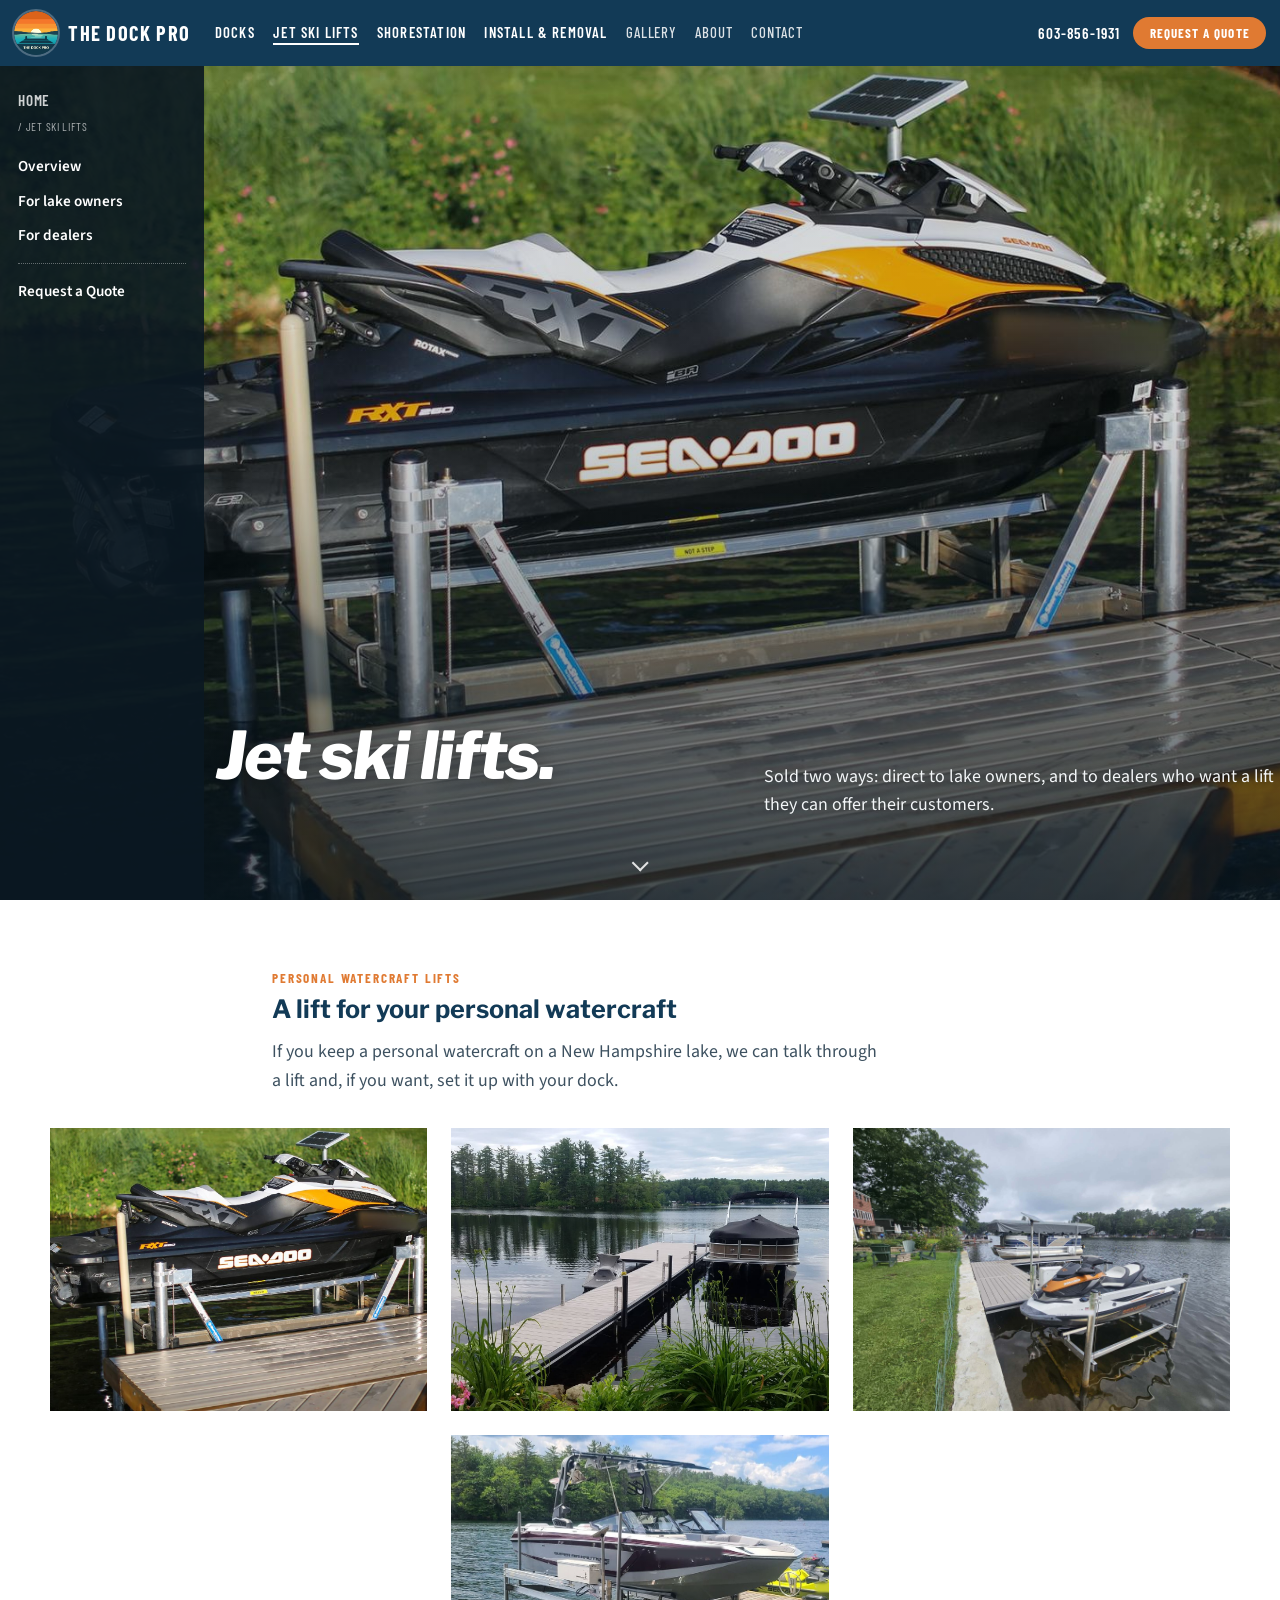
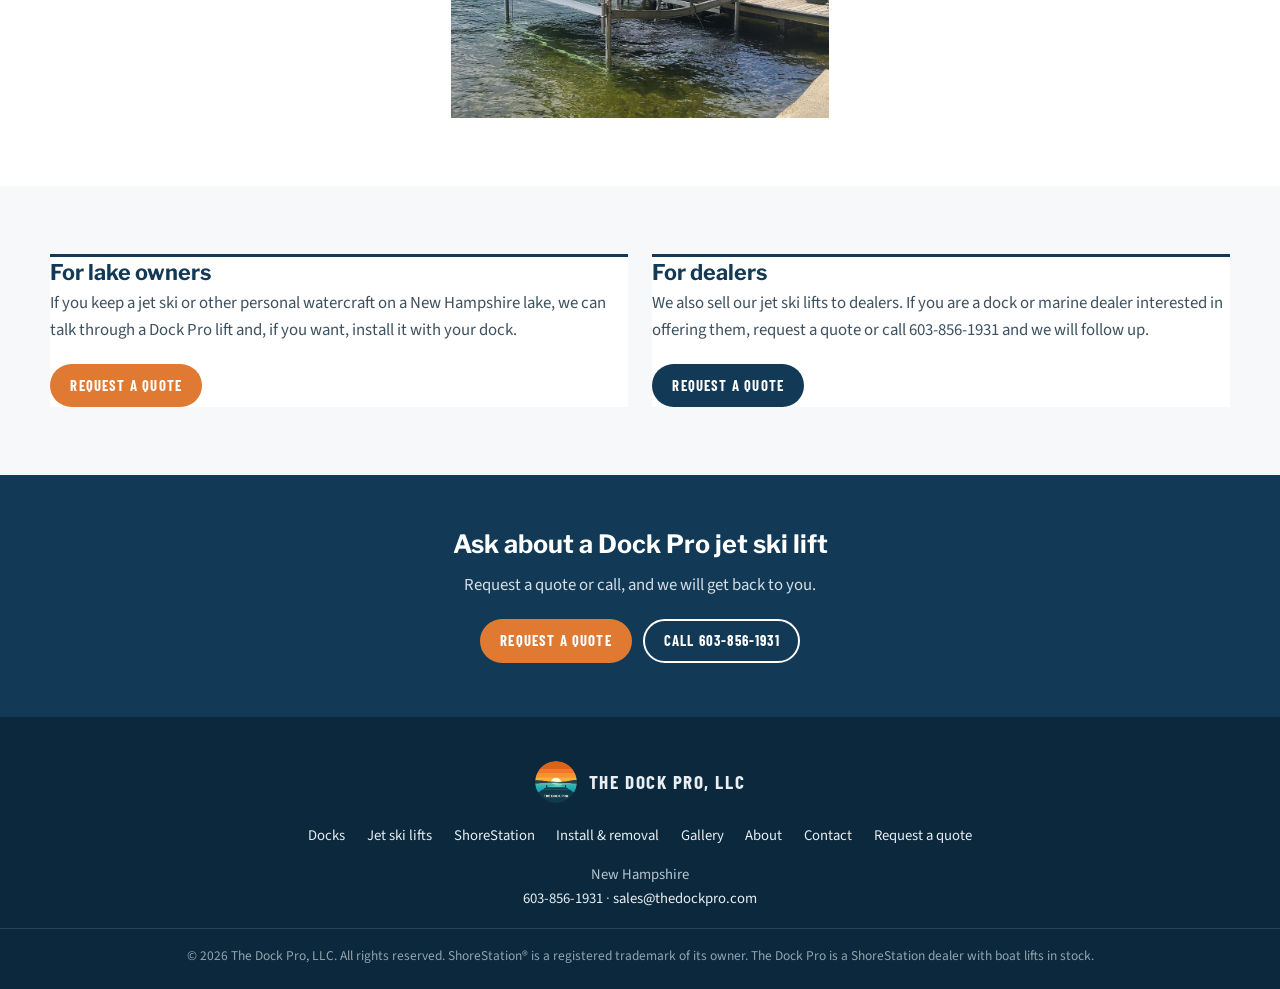
<file: jet-ski-lifts.html>
<!DOCTYPE html>
<html lang="en">
<head>
  <meta charset="utf-8">
  <meta name="viewport" content="width=device-width, initial-scale=1">
  <title>Jet Ski Lifts for Consumers and Dealers | The Dock Pro, LLC</title>
  <meta name="description" content="Jet ski lifts in New Hampshire, sold to lake owners and to dealers.">
  <link rel="canonical" href="https://thedockpro.com/jet-ski-lifts.html">
  <meta name="theme-color" content="#123A56">
  <meta property="og:type" content="website">
  <meta property="og:title" content="Jet Ski Lifts for Consumers and Dealers | The Dock Pro, LLC">
  <meta property="og:description" content="Jet ski lifts in New Hampshire, sold to lake owners and to dealers.">
  <meta property="og:url" content="https://thedockpro.com/jet-ski-lifts.html">
  <meta property="og:image" content="https://thedockpro.com/images/jobs/pwc-lift-seadoo.jpg">
  <meta property="og:locale" content="en_US">
  <meta name="twitter:card" content="summary_large_image">
  <link rel="icon" type="image/png" sizes="32x32" href="images/favicon-32.png">
  <link rel="apple-touch-icon" href="images/apple-touch-icon.png">
  <link rel="preconnect" href="https://fonts.googleapis.com">
  <link rel="preconnect" href="https://fonts.gstatic.com" crossorigin>
  <link href="https://fonts.googleapis.com/css2?family=Barlow+Condensed:wght@500;600;700&family=Libre+Franklin:ital,wght@0,400;0,500;0,600;0,700;0,800;1,700;1,800&family=Source+Sans+3:ital,wght@0,400;0,500;0,600;0,700;1,400&display=swap" rel="stylesheet">
  <link rel="stylesheet" href="css/styles.css">
  <script type="application/ld+json">
{
  "@context": "https://schema.org",
  "@type": "LocalBusiness",
  "name": "The Dock Pro, LLC",
  "url": "https://thedockpro.com/",
  "telephone": "+1-603-856-1931",
  "email": "sales@thedockpro.com",
  "image": "https://thedockpro.com/images/logo-512.png",
  "address": {
    "@type": "PostalAddress",
    "addressRegion": "NH",
    "addressCountry": "US"
  }, 
  "areaServed": "New Hampshire and surrounding states",
  "founder": { "@type": "Person", "name": "Michael Corson" }
}
  </script>
</head>
<body>
<a class="skip" href="#main">Skip to content</a>
<header class="site-header">
  <div class="header-inner">
    <a class="brand" href="index.html">
      <img src="images/logo.png" width="44" height="44" alt="The Dock Pro logo">
      <span class="brand-name">The Dock Pro</span>
    </a>
    <nav class="site-nav" id="site-nav" aria-label="Primary">
      <ul>
          <li><a href="docks.html">Docks</a></li>
          <li><a href="jet-ski-lifts.html" aria-current="page">Jet Ski Lifts</a></li>
          <li><a href="shorestation.html">ShoreStation</a></li>
          <li><a href="services.html">Install &amp; Removal</a></li>
          <li class="nav-util"><a href="gallery.html">Gallery</a></li>
          <li class="nav-util"><a href="about.html">About</a></li>
          <li class="nav-util"><a href="contact.html">Contact</a></li>
      </ul>
    </nav>
    <div class="header-tools">
      <a class="header-phone" href="tel:+16038561931">603-856-1931</a>
      <a class="btn btn-sunset btn-sm" href="contact.html">Request a Quote</a>
    </div>
    <button class="nav-toggle" type="button" aria-expanded="false" aria-controls="site-nav" aria-label="Open menu">
      <span class="nav-toggle-bars"></span>
    </button>
  </div>
</header>

<main id="main">
  <section class="hero hero-page" style="background-image:url('images/jobs/pwc-lift-seadoo.jpg')">
  <nav class="page-subnav" aria-label="On this page">
    <p class="crumbs"><a href="index.html">Home</a> / Jet ski lifts</p>
    <ul>
      <li><a href="#overview">Overview</a></li>
      <li><a href="#owners">For lake owners</a></li>
      <li><a href="#dealers">For dealers</a></li>
    </ul>
    <hr class="subnav-rule">
    <ul>
      <li><a href="contact.html">Request a Quote</a></li>
    </ul>
  </nav>
    <div class="wrap hero-inner">
      <div class="hero-split">
        <h1>Jet ski lifts.</h1>
        <p class="lede">Sold two ways: direct to lake owners, and to dealers who want a lift they can offer their customers.</p>
      </div>
    </div>
    <a class="hero-chevron" href="#overview" aria-label="Continue"><span class="visually-hidden">Continue</span></a>
  </section>

  <section class="section section-white" id="overview">
    <div class="wrap" style="max-width:46rem">
      <p class="kicker">Personal watercraft lifts</p>
      <h2>A lift for your personal watercraft</h2>
      <p class="lead">If you keep a personal watercraft on a New Hampshire lake, we can talk through a lift and, if you want, set it up with your dock.</p>
    </div>
    <div class="wrap photo-grid" style="margin-top:2rem">
        <figure class="gallery-item">
          <div class="media-frame"><img src="images/jobs/pwc-lift-seadoo.jpg" alt="A personal watercraft on a lift beside a dock" width="1800" height="937"></div>
        </figure>
        <figure class="gallery-item">
          <div class="media-frame"><img src="images/jobs/hero-dock-jetski-pontoon.jpg" alt="A dock with a jet ski and a pontoon set up along the waterfront" width="1800" height="1012"></div>
        </figure>
        <figure class="gallery-item">
          <div class="media-frame"><img src="images/jobs/lift-pwc-and-pontoon.jpg" alt="Personal watercraft on a lift beside a pontoon on a canopy lift" width="1600" height="1200"></div>
        </figure>
        <figure class="gallery-item">
          <div class="media-frame"><img src="images/jobs/lift-nautique-seadoo.jpg" alt="Boat on a lift beside a personal watercraft on a lift" width="1600" height="721"></div>
        </figure>
    </div>
  </section>

  <section class="section section-cream">
    <div class="wrap options-grid" style="grid-template-columns:1fr 1fr">
      <article class="option-card" id="owners">
        <h3>For lake owners</h3>
        <p>If you keep a jet ski or other personal watercraft on a New Hampshire lake, we can talk through a Dock Pro lift and, if you want, install it with your dock.</p>
        <div class="btn-row">
          <a class="btn btn-sunset" href="contact.html?interest=jet-ski-lift">Request a Quote</a>
        </div>
      </article>
      <article class="option-card" id="dealers">
        <h3>For dealers</h3>
        <p>We also sell our jet ski lifts to dealers. If you are a dock or marine dealer interested in offering them, request a quote or call 603-856-1931 and we will follow up.</p>
        <div class="btn-row">
          <a class="btn btn-navy" href="contact.html?interest=jet-ski-lift">Request a Quote</a>
        </div>
      </article>
    </div>
  </section>

  <section class="section-navy cta-band">
    <div class="wrap">
      <h2>Ask about a Dock Pro jet ski lift</h2>
      <p>Request a quote or call, and we will get back to you.</p>
      <div class="btn-row">
        <a class="btn btn-sunset" href="contact.html?interest=jet-ski-lift">Request a Quote</a>
        <a class="btn btn-line" href="tel:+16038561931">Call 603-856-1931</a>
      </div>
    </div>
  </section>
</main>

<footer class="site-footer">
  <a class="footer-brand" href="index.html">
    <img src="images/logo.png" width="42" height="42" alt="">
    <span>The Dock Pro, LLC</span>
  </a>
  <ul class="footer-links">
    <li><a href="docks.html">Docks</a></li>
    <li><a href="jet-ski-lifts.html">Jet ski lifts</a></li>
    <li><a href="shorestation.html">ShoreStation</a></li>
    <li><a href="services.html">Install &amp; removal</a></li>
    <li><a href="gallery.html">Gallery</a></li>
    <li><a href="about.html">About</a></li>
    <li><a href="contact.html">Contact</a></li>
    <li><a href="contact.html">Request a quote</a></li>
  </ul>
  <p class="footer-nap">
    New Hampshire<br>
    <a href="tel:+16038561931">603-856-1931</a> &middot; <a href="mailto:sales@thedockpro.com">sales@thedockpro.com</a>
  </p>
  <p class="footer-legal">&copy; <span data-year>2026</span> The Dock Pro, LLC. All rights reserved. ShoreStation&reg; is a registered trademark of its owner. The Dock Pro is a ShoreStation dealer with boat lifts in stock.</p>
</footer>
<script src="js/main.js"></script>
</body>
</html>
</file>
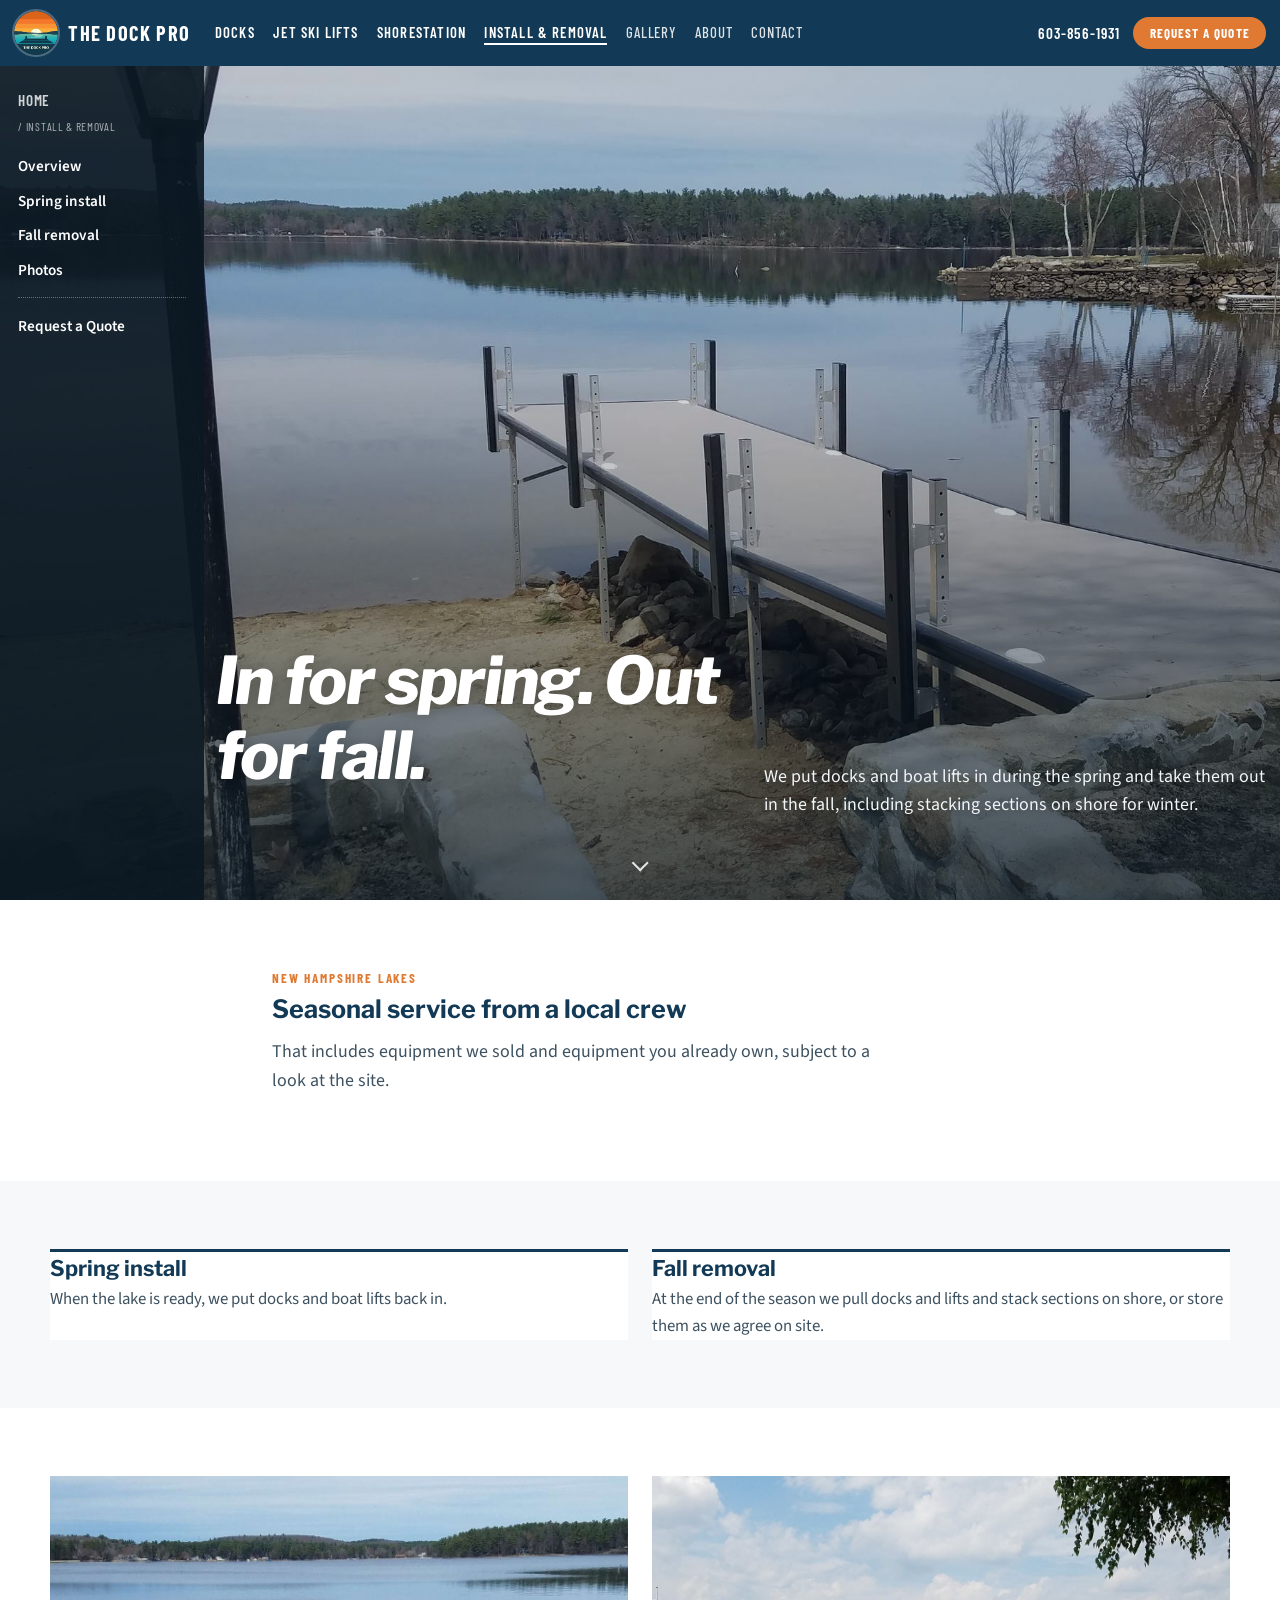
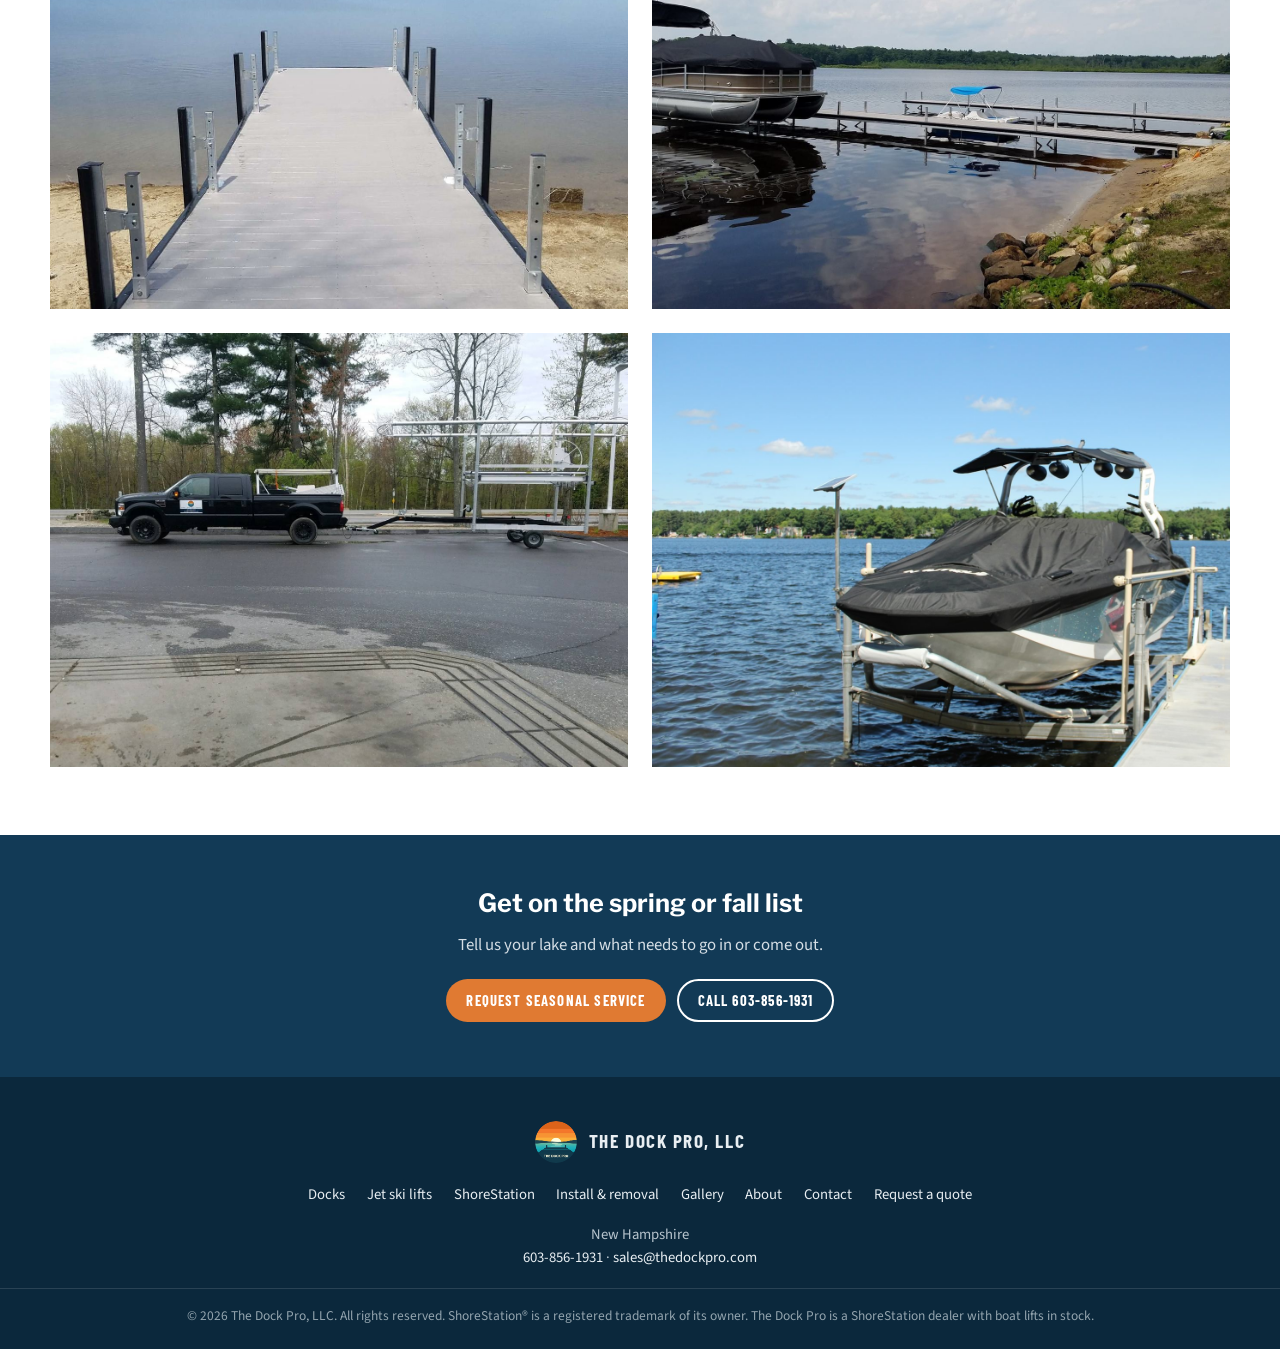
<file: services.html>
<!DOCTYPE html>
<html lang="en">
<head>
  <meta charset="utf-8">
  <meta name="viewport" content="width=device-width, initial-scale=1">
  <title>Dock &amp; Boat Lift Install and Removal | The Dock Pro, LLC</title>
  <meta name="description" content="Spring install and fall removal for docks and boat lifts on New Hampshire lakes, from The Dock Pro in New Hampshire.">
  <link rel="canonical" href="https://thedockpro.com/services.html">
  <meta name="theme-color" content="#123A56">
  <meta property="og:type" content="website">
  <meta property="og:title" content="Dock &amp; Boat Lift Install and Removal | The Dock Pro, LLC">
  <meta property="og:description" content="Spring install and fall removal for docks and boat lifts on New Hampshire lakes, from The Dock Pro in New Hampshire.">
  <meta property="og:url" content="https://thedockpro.com/services.html">
  <meta property="og:image" content="https://thedockpro.com/images/jobs/dock-install-stone-wall.jpg">
  <meta property="og:locale" content="en_US">
  <meta name="twitter:card" content="summary_large_image">
  <link rel="icon" type="image/png" sizes="32x32" href="images/favicon-32.png">
  <link rel="apple-touch-icon" href="images/apple-touch-icon.png">
  <link rel="preconnect" href="https://fonts.googleapis.com">
  <link rel="preconnect" href="https://fonts.gstatic.com" crossorigin>
  <link href="https://fonts.googleapis.com/css2?family=Barlow+Condensed:wght@500;600;700&family=Libre+Franklin:ital,wght@0,400;0,500;0,600;0,700;0,800;1,700;1,800&family=Source+Sans+3:ital,wght@0,400;0,500;0,600;0,700;1,400&display=swap" rel="stylesheet">
  <link rel="stylesheet" href="css/styles.css">
  <script type="application/ld+json">
{
  "@context": "https://schema.org",
  "@type": "LocalBusiness",
  "name": "The Dock Pro, LLC",
  "url": "https://thedockpro.com/",
  "telephone": "+1-603-856-1931",
  "email": "sales@thedockpro.com",
  "image": "https://thedockpro.com/images/logo-512.png",
  "address": {
    "@type": "PostalAddress",
    "addressRegion": "NH",
    "addressCountry": "US"
  }, 
  "areaServed": "New Hampshire and surrounding states",
  "founder": { "@type": "Person", "name": "Michael Corson" }
}
  </script>
</head>
<body>
<a class="skip" href="#main">Skip to content</a>
<header class="site-header">
  <div class="header-inner">
    <a class="brand" href="index.html">
      <img src="images/logo.png" width="44" height="44" alt="The Dock Pro logo">
      <span class="brand-name">The Dock Pro</span>
    </a>
    <nav class="site-nav" id="site-nav" aria-label="Primary">
      <ul>
          <li><a href="docks.html">Docks</a></li>
          <li><a href="jet-ski-lifts.html">Jet Ski Lifts</a></li>
          <li><a href="shorestation.html">ShoreStation</a></li>
          <li><a href="services.html" aria-current="page">Install &amp; Removal</a></li>
          <li class="nav-util"><a href="gallery.html">Gallery</a></li>
          <li class="nav-util"><a href="about.html">About</a></li>
          <li class="nav-util"><a href="contact.html">Contact</a></li>
      </ul>
    </nav>
    <div class="header-tools">
      <a class="header-phone" href="tel:+16038561931">603-856-1931</a>
      <a class="btn btn-sunset btn-sm" href="contact.html">Request a Quote</a>
    </div>
    <button class="nav-toggle" type="button" aria-expanded="false" aria-controls="site-nav" aria-label="Open menu">
      <span class="nav-toggle-bars"></span>
    </button>
  </div>
</header>

<main id="main">
  <section class="hero hero-page" style="background-image:url('images/jobs/dock-install-stone-wall.jpg')">
  <nav class="page-subnav" aria-label="On this page">
    <p class="crumbs"><a href="index.html">Home</a> / Install &amp; removal</p>
    <ul>
      <li><a href="#overview">Overview</a></li>
      <li><a href="#spring">Spring install</a></li>
      <li><a href="#fall">Fall removal</a></li>
      <li><a href="#photos">Photos</a></li>
    </ul>
    <hr class="subnav-rule">
    <ul>
      <li><a href="contact.html">Request a Quote</a></li>
    </ul>
  </nav>
    <div class="wrap hero-inner">
      <div class="hero-split">
        <h1>In for spring. Out for fall.</h1>
        <p class="lede">We put docks and boat lifts in during the spring and take them out in the fall, including stacking sections on shore for winter.</p>
      </div>
    </div>
    <a class="hero-chevron" href="#overview" aria-label="Continue"><span class="visually-hidden">Continue</span></a>
  </section>

  <section class="section section-white" id="overview">
    <div class="wrap" style="max-width:46rem">
      <p class="kicker">New Hampshire lakes</p>
      <h2>Seasonal service from a local crew</h2>
      <p class="lead">That includes equipment we sold and equipment you already own, subject to a look at the site.</p>
    </div>
  </section>

  <section class="section section-cream">
    <div class="wrap options-grid" style="grid-template-columns:1fr 1fr">
      <article class="option-card" id="spring">
        <h3>Spring install</h3>
        <p>When the lake is ready, we put docks and boat lifts back in.</p>
      </article>
      <article class="option-card" id="fall">
        <h3>Fall removal</h3>
        <p>At the end of the season we pull docks and lifts and stack sections on shore, or store them as we agree on site.</p>
      </article>
    </div>
  </section>

  <section class="section section-white" id="photos">
    <div class="wrap photo-grid cols-2">
        <figure class="gallery-item">
          <div class="media-frame"><img src="images/jobs/dock-install-beach.jpg" alt="Newly installed gray dock looking out from a stone wall and sandy beach" width="1200" height="1681"></div>
        </figure>
        <figure class="gallery-item">
          <div class="media-frame"><img src="images/jobs/lift-pontoon-beach.jpg" alt="Pontoon on a boat lift beside a long dock and a sandy beach" width="1800" height="1012"></div>
        </figure>
        <figure class="gallery-item">
          <div class="media-frame"><img src="images/jobs/truck-towing-lift.jpg" alt="Dock Pro truck towing a boat lift frame" width="1800" height="1012"></div>
        </figure>
        <figure class="gallery-item">
          <div class="media-frame"><img src="images/jobs/lift-wakeboat-solar.jpg" alt="Covered boat on a lift beside a gray aluminum dock" width="1340" height="1200"></div>
        </figure>
    </div>
  </section>

  <section class="section-navy cta-band">
    <div class="wrap">
      <h2>Get on the spring or fall list</h2>
      <p>Tell us your lake and what needs to go in or come out.</p>
      <div class="btn-row">
        <a class="btn btn-sunset" href="contact.html?interest=install-removal">Request seasonal service</a>
        <a class="btn btn-line" href="tel:+16038561931">Call 603-856-1931</a>
      </div>
    </div>
  </section>
</main>

<footer class="site-footer">
  <a class="footer-brand" href="index.html">
    <img src="images/logo.png" width="42" height="42" alt="">
    <span>The Dock Pro, LLC</span>
  </a>
  <ul class="footer-links">
    <li><a href="docks.html">Docks</a></li>
    <li><a href="jet-ski-lifts.html">Jet ski lifts</a></li>
    <li><a href="shorestation.html">ShoreStation</a></li>
    <li><a href="services.html">Install &amp; removal</a></li>
    <li><a href="gallery.html">Gallery</a></li>
    <li><a href="about.html">About</a></li>
    <li><a href="contact.html">Contact</a></li>
    <li><a href="contact.html">Request a quote</a></li>
  </ul>
  <p class="footer-nap">
    New Hampshire<br>
    <a href="tel:+16038561931">603-856-1931</a> &middot; <a href="mailto:sales@thedockpro.com">sales@thedockpro.com</a>
  </p>
  <p class="footer-legal">&copy; <span data-year>2026</span> The Dock Pro, LLC. All rights reserved. ShoreStation&reg; is a registered trademark of its owner. The Dock Pro is a ShoreStation dealer with boat lifts in stock.</p>
</footer>
<script src="js/main.js"></script>
</body>
</html>
</file>
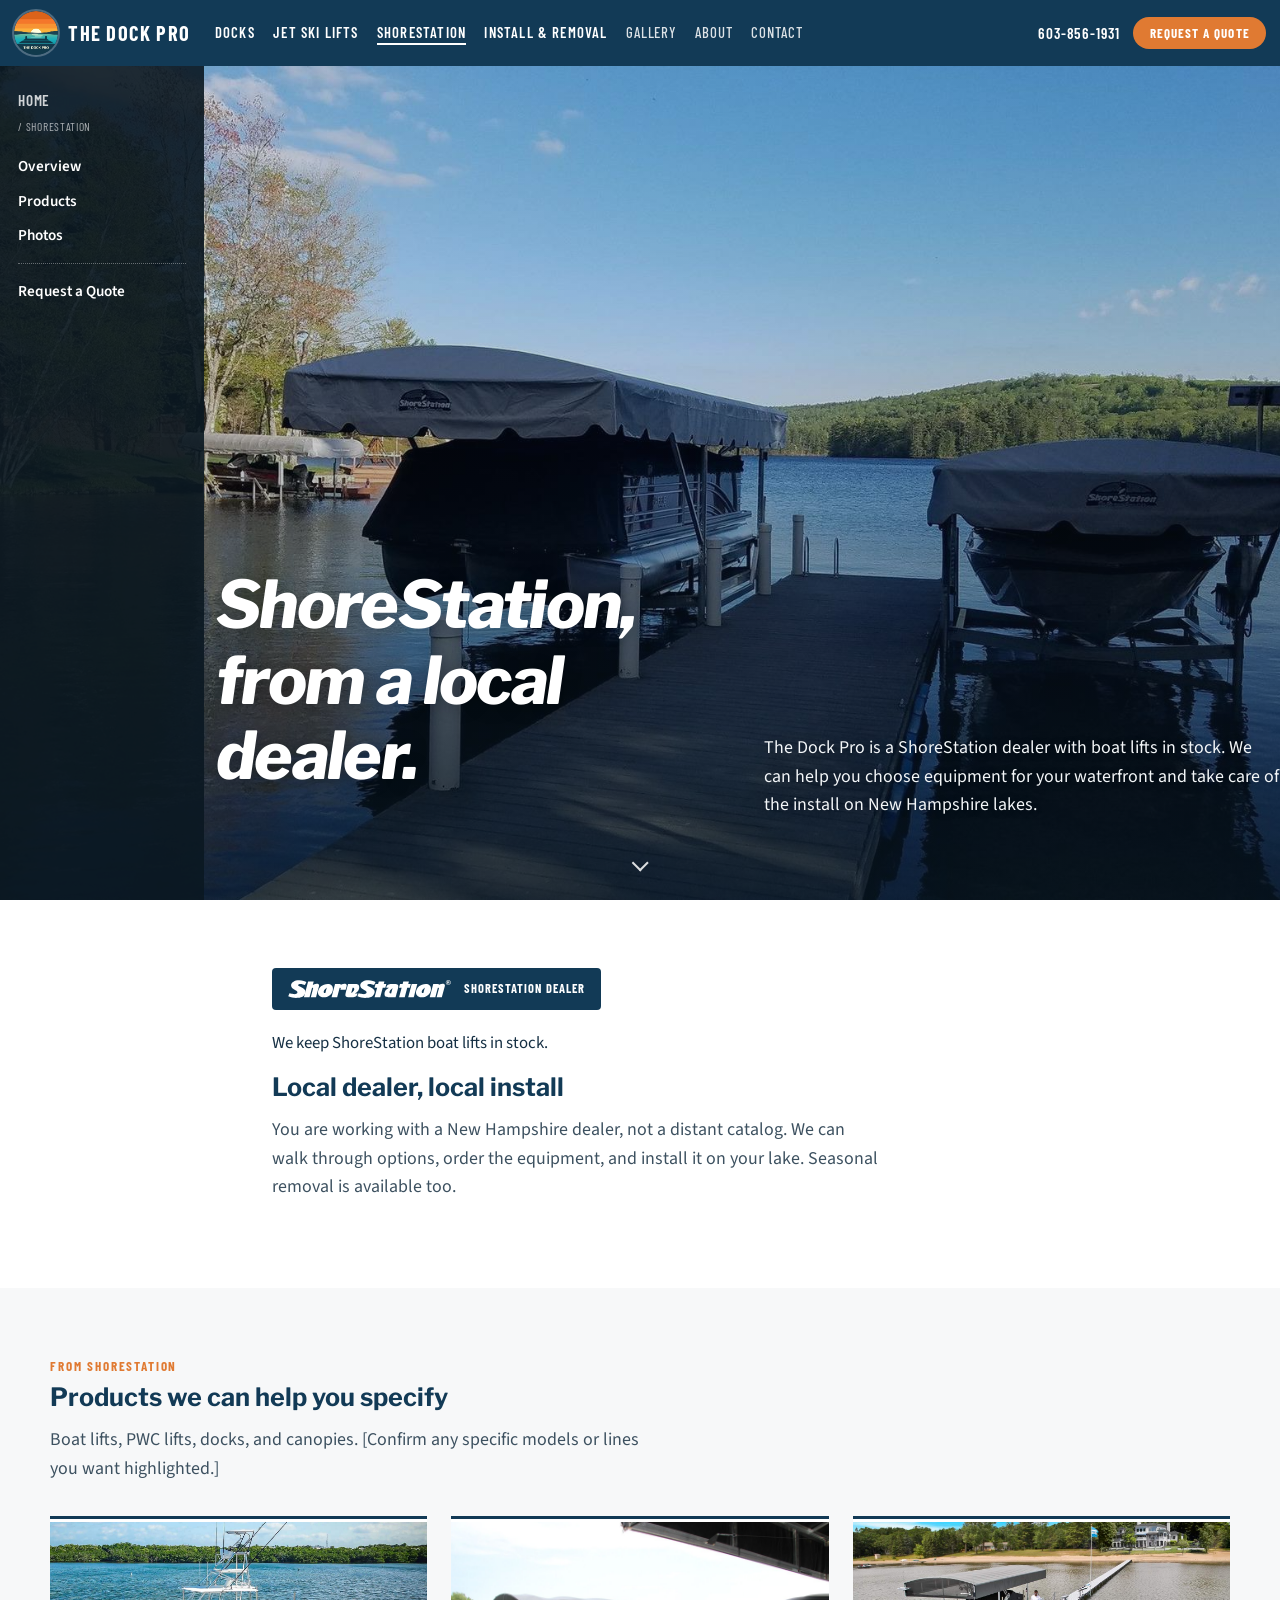
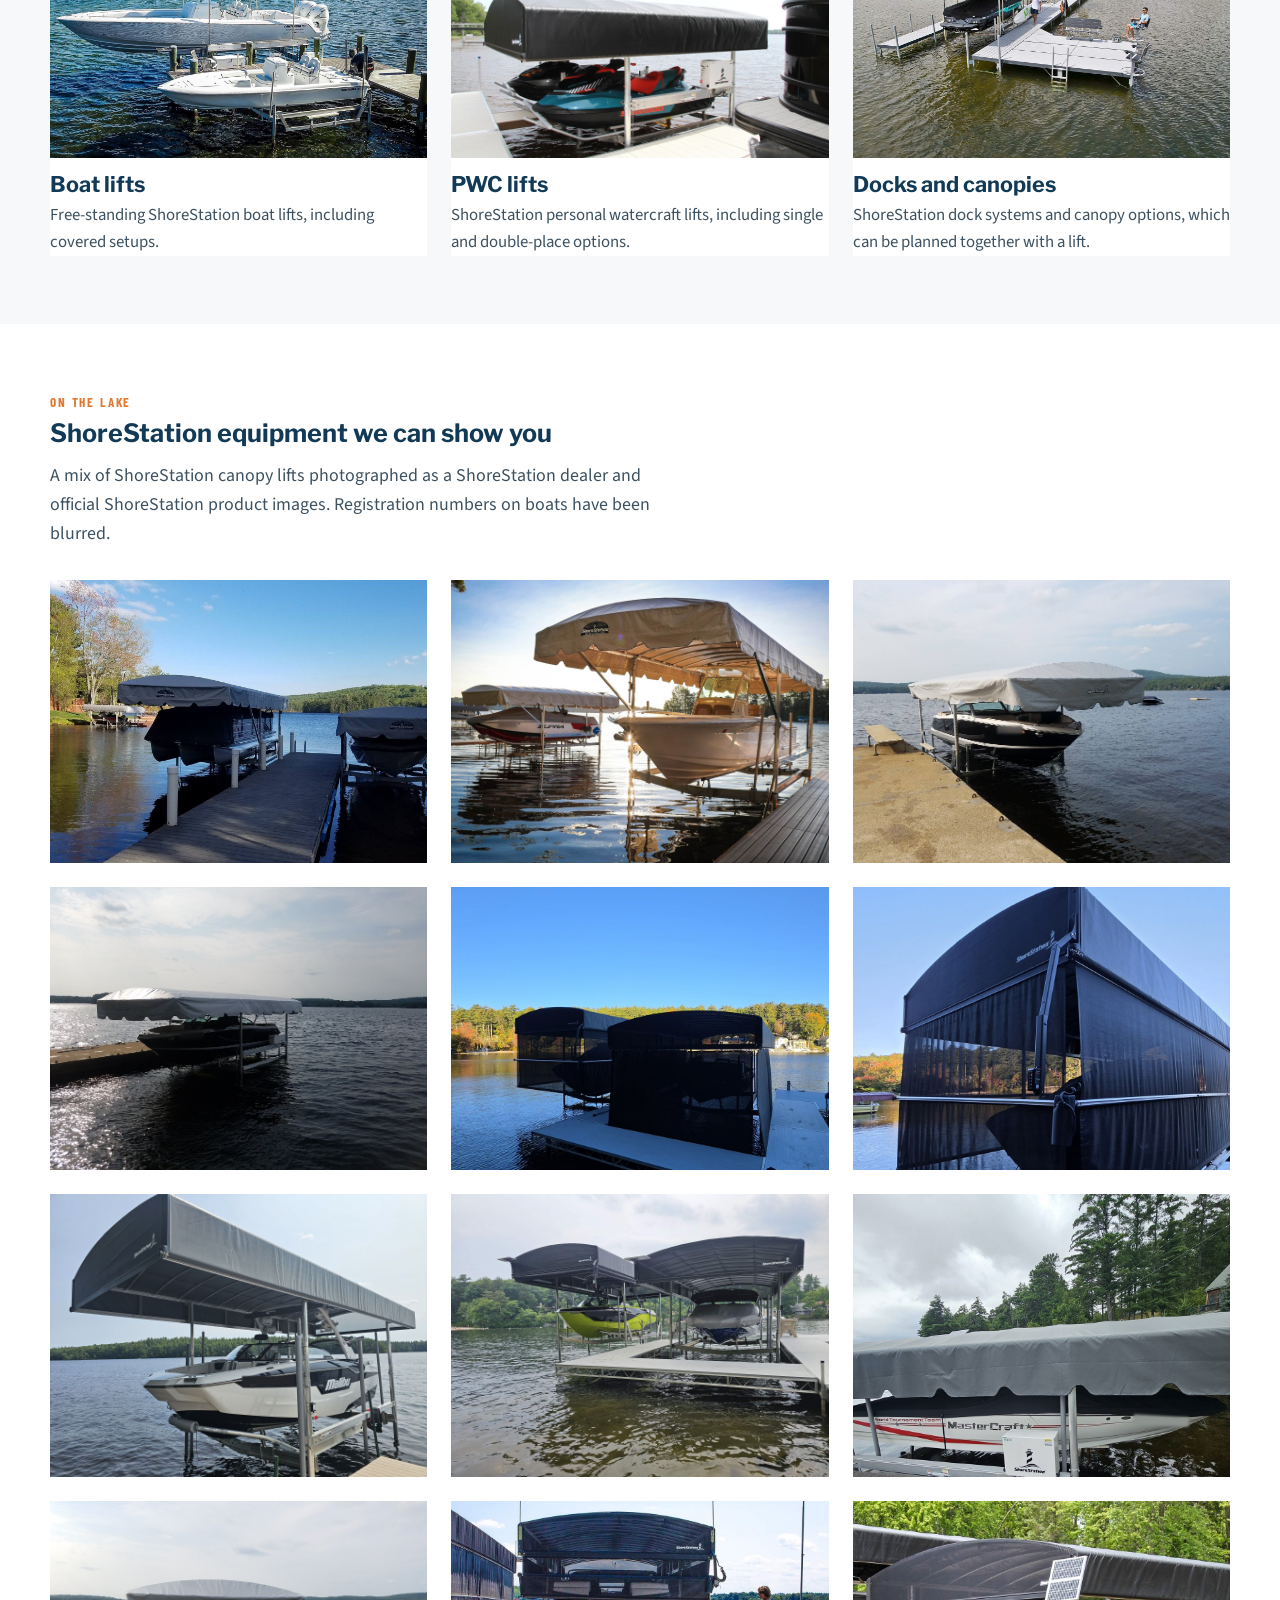
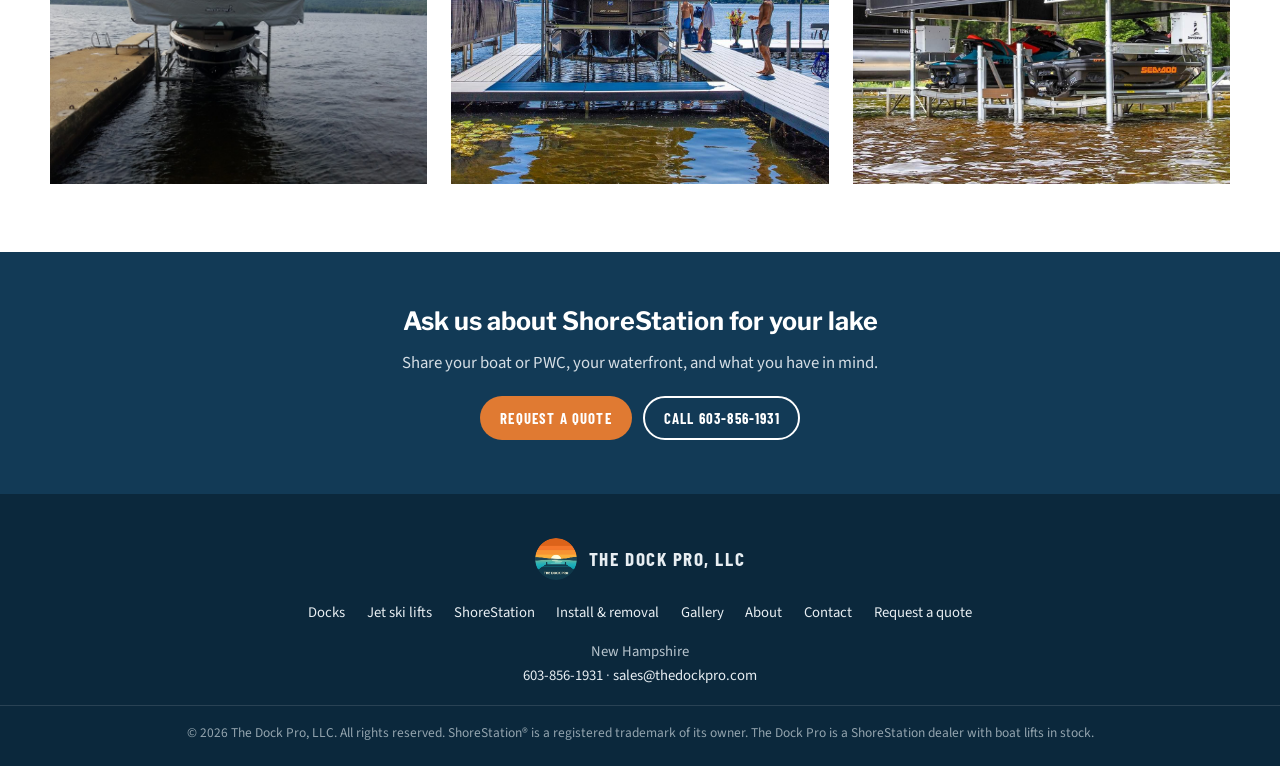
<file: shorestation.html>
<!DOCTYPE html>
<html lang="en">
<head>
  <meta charset="utf-8">
  <meta name="viewport" content="width=device-width, initial-scale=1">
  <title>ShoreStation Dealer | The Dock Pro, LLC</title>
  <meta name="description" content="The Dock Pro is a ShoreStation dealer in New Hampshire, with boat lifts in stock. ShoreStation boat lifts, PWC lifts, docks, and canopies, plus local install.">
  <link rel="canonical" href="https://thedockpro.com/shorestation.html">
  <meta name="theme-color" content="#123A56">
  <meta property="og:type" content="website">
  <meta property="og:title" content="ShoreStation Dealer | The Dock Pro, LLC">
  <meta property="og:description" content="The Dock Pro is a ShoreStation dealer in New Hampshire, with boat lifts in stock. ShoreStation boat lifts, PWC lifts, docks, and canopies, plus local install.">
  <meta property="og:url" content="https://thedockpro.com/shorestation.html">
  <meta property="og:image" content="https://thedockpro.com/images/shorestation/canopies-dock.jpg">
  <meta property="og:locale" content="en_US">
  <meta name="twitter:card" content="summary_large_image">
  <link rel="icon" type="image/png" sizes="32x32" href="images/favicon-32.png">
  <link rel="apple-touch-icon" href="images/apple-touch-icon.png">
  <link rel="preconnect" href="https://fonts.googleapis.com">
  <link rel="preconnect" href="https://fonts.gstatic.com" crossorigin>
  <link href="https://fonts.googleapis.com/css2?family=Barlow+Condensed:wght@500;600;700&family=Libre+Franklin:ital,wght@0,400;0,500;0,600;0,700;0,800;1,700;1,800&family=Source+Sans+3:ital,wght@0,400;0,500;0,600;0,700;1,400&display=swap" rel="stylesheet">
  <link rel="stylesheet" href="css/styles.css">
  <script type="application/ld+json">
{
  "@context": "https://schema.org",
  "@type": "LocalBusiness",
  "name": "The Dock Pro, LLC",
  "url": "https://thedockpro.com/",
  "telephone": "+1-603-856-1931",
  "email": "sales@thedockpro.com",
  "image": "https://thedockpro.com/images/logo-512.png",
  "address": {
    "@type": "PostalAddress",
    "addressRegion": "NH",
    "addressCountry": "US"
  }, 
  "areaServed": "New Hampshire and surrounding states",
  "founder": { "@type": "Person", "name": "Michael Corson" }
}
  </script>
</head>
<body>
<a class="skip" href="#main">Skip to content</a>
<header class="site-header">
  <div class="header-inner">
    <a class="brand" href="index.html">
      <img src="images/logo.png" width="44" height="44" alt="The Dock Pro logo">
      <span class="brand-name">The Dock Pro</span>
    </a>
    <nav class="site-nav" id="site-nav" aria-label="Primary">
      <ul>
          <li><a href="docks.html">Docks</a></li>
          <li><a href="jet-ski-lifts.html">Jet Ski Lifts</a></li>
          <li><a href="shorestation.html" aria-current="page">ShoreStation</a></li>
          <li><a href="services.html">Install &amp; Removal</a></li>
          <li class="nav-util"><a href="gallery.html">Gallery</a></li>
          <li class="nav-util"><a href="about.html">About</a></li>
          <li class="nav-util"><a href="contact.html">Contact</a></li>
      </ul>
    </nav>
    <div class="header-tools">
      <a class="header-phone" href="tel:+16038561931">603-856-1931</a>
      <a class="btn btn-sunset btn-sm" href="contact.html">Request a Quote</a>
    </div>
    <button class="nav-toggle" type="button" aria-expanded="false" aria-controls="site-nav" aria-label="Open menu">
      <span class="nav-toggle-bars"></span>
    </button>
  </div>
</header>

<main id="main">
  <section class="hero hero-page" style="background-image:url('images/shorestation/canopies-dock.jpg')">
  <nav class="page-subnav" aria-label="On this page">
    <p class="crumbs"><a href="index.html">Home</a> / ShoreStation</p>
    <ul>
      <li><a href="#overview">Overview</a></li>
      <li><a href="#products">Products</a></li>
      <li><a href="#photos">Photos</a></li>
    </ul>
    <hr class="subnav-rule">
    <ul>
      <li><a href="contact.html">Request a Quote</a></li>
    </ul>
  </nav>
    <div class="wrap hero-inner">
      <div class="hero-split">
        <h1>ShoreStation, from a local dealer.</h1>
        <p class="lede">The Dock Pro is a ShoreStation dealer with boat lifts in stock. We can help you choose equipment for your waterfront and take care of the install on New Hampshire lakes.</p>
      </div>
    </div>
    <a class="hero-chevron" href="#overview" aria-label="Continue"><span class="visually-hidden">Continue</span></a>
  </section>

  <section class="section section-white" id="overview">
    <div class="wrap" style="max-width:46rem">
      <div class="dealer-badge" style="margin-bottom:1.2rem">
        <img src="images/shorestation/logo.svg" alt="ShoreStation">
        <span>ShoreStation Dealer</span>
      </div>
      <p>We keep ShoreStation boat lifts in stock.</p>
      <h2>Local dealer, local install</h2>
      <p class="lead">You are working with a New Hampshire dealer, not a distant catalog. We can walk through options, order the equipment, and install it on your lake. Seasonal removal is available too.</p>
    </div>
  </section>

  <section class="section section-cream" id="products">
    <div class="wrap">
      <div class="section-head">
        <p class="kicker">From ShoreStation</p>
        <h2>Products we can help you specify</h2>
        <p class="lead">Boat lifts, PWC lifts, docks, and canopies. [Confirm any specific models or lines you want highlighted.]</p>
      </div>
      <div class="options-grid">
        <article class="option-card">
          <div class="media-frame landscape" style="margin-bottom:0.9rem"><img src="images/shorestation/boat-lift-aerial.jpg" alt="Official ShoreStation photo of boats on free-standing lifts" width="1600" height="900"></div>
          <h3>Boat lifts</h3>
          <p>Free-standing ShoreStation boat lifts, including covered setups.</p>
        </article>
        <article class="option-card">
          <div class="media-frame landscape" style="margin-bottom:0.9rem"><img src="images/shorestation/pwc-lift.jpg" alt="Official ShoreStation photo of a personal watercraft on a PWC lift under a canopy" width="1600" height="1067"></div>
          <h3>PWC lifts</h3>
          <p>ShoreStation personal watercraft lifts, including single and double-place options.</p>
        </article>
        <article class="option-card">
          <div class="media-frame landscape" style="margin-bottom:0.9rem"><img src="images/shorestation/dock-waterfront.jpg" alt="Official ShoreStation photo of a dock and covered lifts along a waterfront" width="1461" height="861"></div>
          <h3>Docks and canopies</h3>
          <p>ShoreStation dock systems and canopy options, which can be planned together with a lift.</p>
        </article>
      </div>
    </div>
  </section>

  <section class="section section-white" id="photos">
    <div class="wrap">
      <div class="section-head">
        <p class="kicker">On the lake</p>
        <h2>ShoreStation equipment we can show you</h2>
        <p class="lead">A mix of ShoreStation canopy lifts photographed as a ShoreStation dealer and official ShoreStation product images. Registration numbers on boats have been blurred.</p>
      </div>
      <div class="photo-grid">
        <figure class="gallery-item">
          <div class="media-frame"><img src="images/shorestation/canopies-dock.jpg" alt="ShoreStation canopy lifts along a dock, photographed as a ShoreStation dealer" width="1800" height="1012"></div>
        </figure>
        <figure class="gallery-item">
          <div class="media-frame"><img src="images/shorestation/sunset-canopy.jpg" alt="ShoreStation canopy lift at sunset, photographed as a ShoreStation dealer" width="1800" height="1200"></div>
        </figure>
        <figure class="gallery-item">
          <div class="media-frame"><img src="images/shorestation/canopy-concrete.jpg" alt="ShoreStation canopy lift beside a concrete dock, photographed as a ShoreStation dealer" width="1800" height="1350"></div>
        </figure>
        <figure class="gallery-item">
          <div class="media-frame"><img src="images/shorestation/canopy-dusk.jpg" alt="ShoreStation canopy lift in evening light, photographed as a ShoreStation dealer" width="1800" height="1350"></div>
        </figure>
        <figure class="gallery-item">
          <div class="media-frame"><img src="images/jobs/lift-enclosed-fall.jpg" alt="Enclosed black canopy lifts with fall color along the shore" width="1600" height="756"></div>
        </figure>
        <figure class="gallery-item">
          <div class="media-frame"><img src="images/jobs/lift-enclosed-fall-close.jpg" alt="Close view of an enclosed black canopy in fall color" width="1600" height="798"></div>
        </figure>
        <figure class="gallery-item">
          <div class="media-frame"><img src="images/jobs/lift-wakeboat-ss-front.jpg" alt="Boat on a ShoreStation canopy lift, viewed from the bow" width="1600" height="1200"></div>
        </figure>
        <figure class="gallery-item">
          <div class="media-frame"><img src="images/jobs/lift-double-canopy-pwc.jpg" alt="Wake boat and a covered boat under ShoreStation canopy lifts" width="1600" height="1200"></div>
        </figure>
        <figure class="gallery-item">
          <div class="media-frame"><img src="images/jobs/lift-mastercraft-canopy.jpg" alt="Boat on a ShoreStation canopy lift" width="1600" height="840"></div>
        </figure>
        <figure class="gallery-item">
          <div class="media-frame"><img src="images/jobs/lift-white-canopy-front.jpg" alt="Boat on a white ShoreStation canopy lift" width="1600" height="1200"></div>
        </figure>
        <figure class="gallery-item">
          <div class="media-frame"><img src="images/shorestation/pontoon-lift.jpg" alt="Official ShoreStation photo of a pontoon boat at a lift and dock" width="1600" height="822"></div>
        </figure>
        <figure class="gallery-item">
          <div class="media-frame"><img src="images/shorestation/pwc-lift-canopy.jpg" alt="Official ShoreStation photo of a PWC lift under a canopy" width="1600" height="822"></div>
        </figure>
      </div>
    </div>
  </section>

  <section class="section-navy cta-band">
    <div class="wrap">
      <h2>Ask us about ShoreStation for your lake</h2>
      <p>Share your boat or PWC, your waterfront, and what you have in mind.</p>
      <div class="btn-row">
        <a class="btn btn-sunset" href="contact.html?interest=shorestation">Request a Quote</a>
        <a class="btn btn-line" href="tel:+16038561931">Call 603-856-1931</a>
      </div>
    </div>
  </section>
</main>

<footer class="site-footer">
  <a class="footer-brand" href="index.html">
    <img src="images/logo.png" width="42" height="42" alt="">
    <span>The Dock Pro, LLC</span>
  </a>
  <ul class="footer-links">
    <li><a href="docks.html">Docks</a></li>
    <li><a href="jet-ski-lifts.html">Jet ski lifts</a></li>
    <li><a href="shorestation.html">ShoreStation</a></li>
    <li><a href="services.html">Install &amp; removal</a></li>
    <li><a href="gallery.html">Gallery</a></li>
    <li><a href="about.html">About</a></li>
    <li><a href="contact.html">Contact</a></li>
    <li><a href="contact.html">Request a quote</a></li>
  </ul>
  <p class="footer-nap">
    New Hampshire<br>
    <a href="tel:+16038561931">603-856-1931</a> &middot; <a href="mailto:sales@thedockpro.com">sales@thedockpro.com</a>
  </p>
  <p class="footer-legal">&copy; <span data-year>2026</span> The Dock Pro, LLC. All rights reserved. ShoreStation&reg; is a registered trademark of its owner. The Dock Pro is a ShoreStation dealer with boat lifts in stock.</p>
</footer>
<script src="js/main.js"></script>
</body>
</html>
</file>
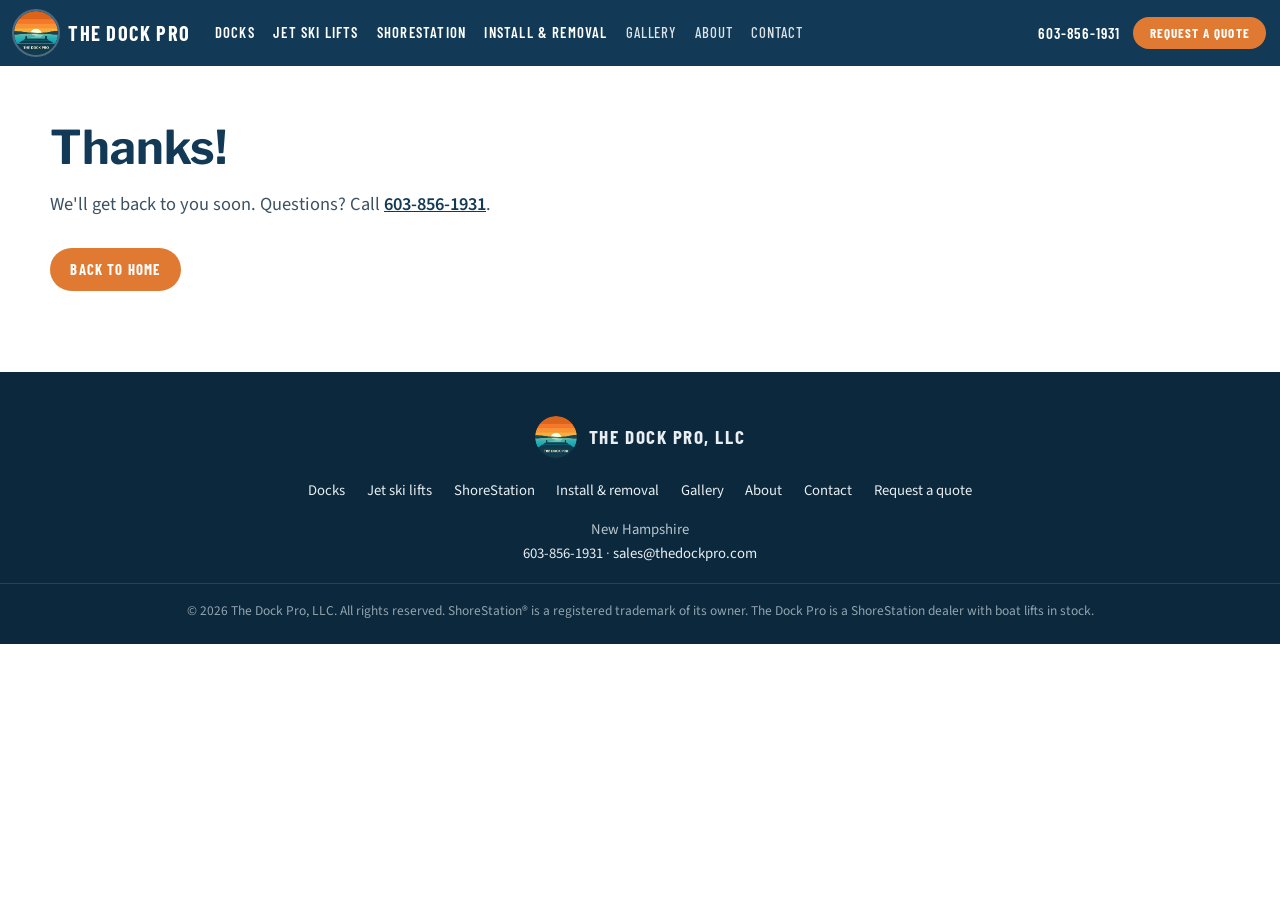
<file: thanks.html>
<!DOCTYPE html>
<html lang="en">
<head>
  <meta charset="utf-8">
  <meta name="viewport" content="width=device-width, initial-scale=1">
  <meta name="robots" content="noindex, nofollow">
  <title>Thanks | The Dock Pro, LLC</title>
  <meta name="description" content="Thank you for contacting The Dock Pro in New Hampshire.">
  <link rel="canonical" href="https://thedockpro.com/thanks.html">
  <meta name="theme-color" content="#123A56">
  <meta property="og:type" content="website">
  <meta property="og:title" content="Thanks | The Dock Pro, LLC">
  <meta property="og:description" content="Thank you for contacting The Dock Pro in New Hampshire.">
  <meta property="og:url" content="https://thedockpro.com/thanks.html">
  <meta property="og:image" content="https://thedockpro.com/images/logo-512.png">
  <meta property="og:locale" content="en_US">
  <meta name="twitter:card" content="summary">
  <link rel="icon" type="image/png" sizes="32x32" href="images/favicon-32.png">
  <link rel="apple-touch-icon" href="images/apple-touch-icon.png">
  <link rel="preconnect" href="https://fonts.googleapis.com">
  <link rel="preconnect" href="https://fonts.gstatic.com" crossorigin>
  <link href="https://fonts.googleapis.com/css2?family=Barlow+Condensed:wght@500;600;700&family=Libre+Franklin:ital,wght@0,400;0,500;0,600;0,700;0,800;1,700;1,800&family=Source+Sans+3:ital,wght@0,400;0,500;0,600;0,700;1,400&display=swap" rel="stylesheet">
  <link rel="stylesheet" href="css/styles.css">
</head>
<body>
<a class="skip" href="#main">Skip to content</a>
<header class="site-header">
  <div class="header-inner">
    <a class="brand" href="index.html">
      <img src="images/logo.png" width="44" height="44" alt="The Dock Pro logo">
      <span class="brand-name">The Dock Pro</span>
    </a>
    <nav class="site-nav" id="site-nav" aria-label="Primary">
      <ul>
          <li><a href="docks.html">Docks</a></li>
          <li><a href="jet-ski-lifts.html">Jet Ski Lifts</a></li>
          <li><a href="shorestation.html">ShoreStation</a></li>
          <li><a href="services.html">Install &amp; Removal</a></li>
          <li class="nav-util"><a href="gallery.html">Gallery</a></li>
          <li class="nav-util"><a href="about.html">About</a></li>
          <li class="nav-util"><a href="contact.html">Contact</a></li>
      </ul>
    </nav>
    <div class="header-tools">
      <a class="header-phone" href="tel:+16038561931">603-856-1931</a>
      <a class="btn btn-sunset btn-sm" href="contact.html">Request a Quote</a>
    </div>
    <button class="nav-toggle" type="button" aria-expanded="false" aria-controls="site-nav" aria-label="Open menu">
      <span class="nav-toggle-bars"></span>
    </button>
  </div>
</header>

<main id="main">
  <section class="quote-page">
    <div class="wrap">
      <h1>Thanks!</h1>
      <p class="thanks-copy">We'll get back to you soon. Questions? Call <a href="tel:+16038561931">603-856-1931</a>.</p>
      <p class="thanks-actions">
        <a class="btn btn-sunset" href="index.html">Back to home</a>
      </p>
    </div>
  </section>
</main>
<footer class="site-footer">
  <a class="footer-brand" href="index.html">
    <img src="images/logo.png" width="42" height="42" alt="">
    <span>The Dock Pro, LLC</span>
  </a>
  <ul class="footer-links">
    <li><a href="docks.html">Docks</a></li>
    <li><a href="jet-ski-lifts.html">Jet ski lifts</a></li>
    <li><a href="shorestation.html">ShoreStation</a></li>
    <li><a href="services.html">Install &amp; removal</a></li>
    <li><a href="gallery.html">Gallery</a></li>
    <li><a href="about.html">About</a></li>
    <li><a href="contact.html">Contact</a></li>
    <li><a href="contact.html">Request a quote</a></li>
  </ul>
  <p class="footer-nap">
    New Hampshire<br>
    <a href="tel:+16038561931">603-856-1931</a> &middot; <a href="mailto:sales@thedockpro.com">sales@thedockpro.com</a>
  </p>
  <p class="footer-legal">&copy; <span data-year>2026</span> The Dock Pro, LLC. All rights reserved. ShoreStation&reg; is a registered trademark of its owner. The Dock Pro is a ShoreStation dealer with boat lifts in stock.</p>
</footer>
<script src="js/main.js"></script>
</body>
</html>
</file>
<file: css/styles.css>
/* The Dock Pro site styles — original stylesheet.
   Visual direction informed by common marine-product layout patterns
   (slim navy bar, full-bleed photo heroes, in-page product menu, light quote form).
   No third-party CSS or font files are copied here. */

:root {
  --navy: #123a56;
  --navy-deep: #0b283c;
  --navy-mid: #1a4d6c;
  --ink: #163044;
  --muted: #5a6d7a;
  --line: #d9dee3;
  --field: #f2f2f2;
  --white: #fff;
  --cream: #f7f8f9;
  --sunset: #e07a32;
  --sunset-hover: #c96622;
  --font-display: "Libre Franklin", "Segoe UI", sans-serif;
  --font-nav: "Barlow Condensed", "Arial Narrow", "Segoe UI", sans-serif;
  --font-body: "Source Sans 3", "Segoe UI", system-ui, sans-serif;
  --wrap: 1180px;
  --header-h: 4.15rem;
}

*, *::before, *::after { box-sizing: border-box; }
html { scroll-behavior: smooth; }
body {
  margin: 0;
  font-family: var(--font-body);
  font-size: 1.05rem;
  line-height: 1.6;
  color: var(--ink);
  background: var(--white);
}
img { max-width: 100%; height: auto; display: block; }
a { color: var(--navy-mid); }
a:hover { color: var(--navy-deep); }
h1, h2, h3, h4 {
  font-family: var(--font-display);
  font-weight: 700;
  line-height: 1.15;
  color: var(--navy);
  margin: 0 0 0.55em;
}
p { margin: 0 0 1em; }
.wrap { width: min(var(--wrap), calc(100% - 2.75rem)); margin-inline: auto; }
.skip {
  position: absolute; left: -999px; top: 0; z-index: 200;
  background: var(--sunset); color: #fff; padding: 0.5rem 1rem;
}
.skip:focus { left: 0.5rem; top: 0.5rem; }

/* ----- Header ----- */
.site-header {
  position: sticky; top: 0; z-index: 80;
  background: var(--navy);
  color: #fff;
  min-height: var(--header-h);
}
.header-inner {
  display: flex; align-items: center; gap: 1.15rem;
  min-height: var(--header-h);
  width: min(1320px, calc(100% - 1.75rem));
  margin-inline: auto;
}
.brand {
  display: flex; align-items: center; gap: 0.65rem;
  text-decoration: none; color: #fff; flex-shrink: 0;
}
.brand img {
  width: 44px; height: 44px; border-radius: 50%;
  box-shadow: 0 0 0 2px rgba(255,255,255,0.25);
}
.brand-name {
  font-family: var(--font-nav);
  font-weight: 700;
  font-size: 1.28rem;
  letter-spacing: 0.06em;
  text-transform: uppercase;
  line-height: 1;
}
.brand-tag { display: none; }
.site-nav { margin-left: 0.4rem; flex: 1; }
.site-nav ul {
  display: flex; align-items: center; flex-wrap: nowrap;
  gap: 0 1.15rem; list-style: none; margin: 0; padding: 0;
}
.site-nav a {
  color: #fff; text-decoration: none;
  font-family: var(--font-nav);
  font-weight: 600;
  font-size: 0.92rem;
  letter-spacing: 0.08em;
  text-transform: uppercase;
  white-space: nowrap;
  padding: 0.2rem 0 0.15rem;
  border-bottom: 2px solid transparent;
}
.site-nav a:hover,
.site-nav a[aria-current="page"] {
  color: #fff;
  border-bottom-color: #fff;
}
.site-nav .nav-util a {
  font-weight: 500;
  letter-spacing: 0.06em;
  opacity: 0.86;
}
.header-tools {
  display: flex; align-items: center; gap: 0.85rem; margin-left: auto; flex-shrink: 0;
}
.header-phone {
  color: #fff; text-decoration: none;
  font-family: var(--font-nav);
  font-weight: 600;
  font-size: 0.95rem;
  letter-spacing: 0.06em;
  white-space: nowrap;
}
.header-phone:hover { color: #fff; opacity: 0.85; }
.nav-toggle {
  display: none;
  background: none; border: 1px solid rgba(255,255,255,0.4);
  border-radius: 4px; width: 2.5rem; height: 2.5rem;
  cursor: pointer; color: #fff; margin-left: auto;
}
.nav-toggle-bars,
.nav-toggle-bars::before,
.nav-toggle-bars::after {
  display: block; width: 1.1rem; height: 2px; background: currentColor; position: relative;
}
.nav-toggle-bars { margin: 0 auto; }
.nav-toggle-bars::before, .nav-toggle-bars::after { content: ""; position: absolute; left: 0; }
.nav-toggle-bars::before { top: -6px; }
.nav-toggle-bars::after { top: 6px; }

/* ----- Buttons ----- */
.btn {
  display: inline-flex; align-items: center; justify-content: center; gap: 0.35rem;
  padding: 0.7rem 1.15rem; border-radius: 999px;
  font-family: var(--font-nav); font-weight: 700; font-size: 0.92rem;
  letter-spacing: 0.08em; text-transform: uppercase;
  text-decoration: none; border: 2px solid transparent; cursor: pointer;
  line-height: 1.15; transition: background .15s, color .15s, border-color .15s;
}
.btn-sunset { background: var(--sunset); color: #fff; }
.btn-sunset:hover { background: var(--sunset-hover); color: #fff; }
.btn-navy { background: var(--navy); color: #fff; }
.btn-navy:hover { background: var(--navy-mid); color: #fff; }
.btn-line { background: transparent; border-color: #fff; color: #fff; }
.btn-line:hover { background: #fff; color: var(--navy); }
.btn-line-navy { background: transparent; border-color: var(--navy); color: var(--navy); }
.btn-line-navy:hover { background: var(--navy); color: #fff; }
.btn-sm { padding: 0.42rem 0.9rem; font-size: 0.82rem; }
.btn-row { display: flex; flex-wrap: wrap; gap: 0.7rem; margin-top: 1.25rem; }

/* ----- Cinematic heroes ----- */
.hero {
  position: relative;
  color: #fff;
  min-height: calc(100vh - var(--header-h) - 5.5rem);
  display: flex; align-items: flex-end;
  background: var(--navy-deep) center/cover no-repeat;
  isolation: isolate;
}
.hero-full { min-height: calc(100vh - var(--header-h)); align-items: center; }
.hero-page { min-height: calc(100vh - var(--header-h)); align-items: flex-end; }
.hero::after {
  content: ""; position: absolute; inset: 0; z-index: 0;
  background: linear-gradient(180deg, rgba(8,24,36,0.15) 0%, rgba(8,24,36,0.18) 42%, rgba(8,24,36,0.72) 100%);
}
.hero-full::after {
  background: linear-gradient(180deg, rgba(8,24,36,0.18) 0%, rgba(8,24,36,0.22) 100%);
}
/* Home hero: keep the headline off the jet ski */
.hero-full.hero-home {
  align-items: flex-start;
  background-position: center 48%;
}
.hero-full.hero-home::after {
  background: linear-gradient(180deg, rgba(8,24,36,0.58) 0%, rgba(8,24,36,0.28) 30%, rgba(8,24,36,0.06) 55%, rgba(8,24,36,0.40) 100%);
}
.hero-home .hero-inner {
  text-align: left;
  padding-top: 3.1rem;
  padding-bottom: 3rem;
}
.hero-home .lede { margin-inline: 0; }
.hero-home .btn-row { justify-content: flex-start; }

/* Full-bleed looping hero videos (home, docks) */
.hero-video {
  position: absolute;
  inset: 0;
  width: 100%;
  height: 100%;
  object-fit: cover;
  object-position: center;
  z-index: 0;
  pointer-events: none;
  background: transparent;
}
.hero.hero-has-video {
  overflow: hidden;
  background-size: cover;
  background-position: center;
}
.hero.hero-has-video::after { z-index: 1; }
.hero-has-video .hero-inner { z-index: 2; }
@media (prefers-reduced-motion: reduce) {
  .hero-video { display: none; }
}

.hero-inner { position: relative; z-index: 1; padding: 4.5rem 0 5rem; width: 100%; }
.hero-center { text-align: center; }
.hero-center .lede { margin-inline: auto; }
.hero-split {
  display: grid; grid-template-columns: 1fr 1fr; gap: 2rem;
  align-items: end; padding-left: 13.5rem;
}
.hero h1 {
  color: #fff;
  font-size: clamp(2.4rem, 5.2vw, 4.1rem);
  font-weight: 800;
  font-style: italic;
  letter-spacing: -0.025em;
  margin: 0 0 0.4em;
  text-shadow: 0 2px 18px rgba(0,0,0,0.28);
}
.hero-full h1 { font-style: normal; font-weight: 700; margin-bottom: 0.45em; }
.hero .lede {
  font-size: 1.12rem; color: #f3f6f8; max-width: 34rem; margin-bottom: 0;
  text-shadow: 0 1px 10px rgba(0,0,0,0.3);
}
.hero-chevron {
  position: absolute; left: 50%; bottom: 1.1rem; z-index: 2;
  width: 1.6rem; height: 1.6rem; transform: translateX(-50%);
  color: #fff; text-decoration: none; opacity: 0.85;
}
.hero-chevron::before {
  content: ""; display: block; width: 12px; height: 12px;
  border-right: 2px solid #fff; border-bottom: 2px solid #fff;
  transform: rotate(45deg); margin: 0 auto;
}

/* Dark in-page product menu */
.page-subnav {
  position: absolute; left: 0; top: 0; z-index: 3;
  width: 12.75rem;
  background: rgba(10, 24, 34, 0.9);
  padding: 1rem 1.15rem 1.4rem;
  min-height: 100%;
}
.page-subnav .crumbs {
  font-size: 0.72rem; letter-spacing: 0.06em; text-transform: uppercase;
  color: rgba(255,255,255,0.65); margin: 0 0 0.85rem;
  font-family: var(--font-nav);
}
.page-subnav .crumbs a { color: rgba(255,255,255,0.8); text-decoration: none; }
.page-subnav ul { list-style: none; margin: 0; padding: 0; }
.page-subnav li { margin: 0; }
.page-subnav a {
  display: block; color: #fff; text-decoration: none;
  font-size: 0.95rem; font-weight: 600; padding: 0.32rem 0;
}
.page-subnav a:hover { color: #fff; opacity: 0.75; }
.page-subnav .subnav-rule {
  border: 0; border-top: 1px dotted rgba(255,255,255,0.35);
  margin: 0.65rem 0;
}

/* Local proof strip under the home hero */
.local-proof {
  background: var(--white);
  border-bottom: 1px solid var(--line);
  padding: 1.4rem 0;
}
.proof-grid {
  display: grid; grid-template-columns: 1fr auto;
  gap: 1.5rem 2rem; align-items: center;
}
.proof-item h2 {
  font-family: var(--font-nav); font-size: 0.82rem; letter-spacing: 0.12em;
  text-transform: uppercase; margin: 0 0 0.25rem; color: var(--navy);
}
.proof-item p { margin: 0; color: var(--muted); font-size: 0.98rem; }
.dealer-badge {
  display: inline-flex; align-items: center; gap: 0.8rem;
  background: var(--navy); color: #fff; text-decoration: none;
  padding: 0.7rem 1rem; border-radius: 4px; white-space: nowrap;
  max-width: 100%;
}
.dealer-badge:hover { color: #fff; background: var(--navy-mid); }
.dealer-badge img { height: 18px; width: auto; }
.dealer-badge span {
  font-family: var(--font-nav); font-size: 0.78rem;
  letter-spacing: 0.08em; text-transform: uppercase; font-weight: 700;
}

/* Photo-led home panels */
.photo-panel {
  position: relative; display: block; color: #fff; text-decoration: none;
  min-height: 36rem; background: var(--navy-deep) center/cover no-repeat;
  isolation: isolate;
}
.photo-panel::after {
  content: ""; position: absolute; inset: 0;
  background: rgba(10, 24, 34, 0.28);
}
.photo-panel h2 {
  position: absolute; inset: 0; z-index: 1;
  display: flex; align-items: center; justify-content: center;
  margin: 0; color: #fff; text-align: center;
  font-size: clamp(2rem, 4.5vw, 3.4rem); font-weight: 700;
  text-shadow: 0 2px 16px rgba(0,0,0,0.35);
  padding: 2rem;
}
.photo-panel:hover::after { background: rgba(10, 24, 34, 0.38); }
.photo-panel-sub {
  position: absolute; left: 0; right: 0; bottom: 2.2rem; z-index: 1;
  margin: 0; color: #fff; text-align: center;
  font-family: var(--font-body); font-size: 1.05rem; font-weight: 600;
  letter-spacing: 0.02em;
  text-shadow: 0 1px 10px rgba(0,0,0,0.45);
  padding: 0 1.5rem;
}

.photo-soon-hero {
  background:
    radial-gradient(ellipse at 50% 40%, #24556f 0%, var(--navy-deep) 70%);
}
.photo-soon-hero::before {
  content: "Photo coming soon — Dock Pro jet ski lifts";
  position: absolute; left: 50%; top: 22%; transform: translateX(-50%);
  z-index: 2; font-weight: 700; color: rgba(255,255,255,0.72);
  letter-spacing: 0.04em; text-align: center; width: min(22rem, 80%);
}

/* Sections */
.section { padding: 4.25rem 0; }
.section-cream { background: var(--cream); }
.section-white { background: #fff; }
.section-navy { background: var(--navy); color: #e8eef2; }
.section-navy h2, .section-navy h3 { color: #fff; }
.section-head { margin-bottom: 2rem; max-width: 40rem; }
.kicker {
  font-family: var(--font-nav); font-size: 0.82rem; font-weight: 700;
  letter-spacing: 0.14em; text-transform: uppercase;
  color: var(--sunset); margin: 0 0 0.4rem;
}
.lead { font-size: 1.12rem; color: #3d5160; max-width: 38rem; }
.note { font-size: 0.95rem; color: var(--muted); font-style: italic; }

.options-grid,
.photo-grid,
.split {
  display: grid; gap: 1.5rem;
}
.options-grid { grid-template-columns: repeat(3, 1fr); }
.photo-grid { grid-template-columns: repeat(3, 1fr); }
.photo-grid.cols-2 { grid-template-columns: repeat(2, 1fr); }
/* Center a leftover last-row item so a 3-column grid does not end with a hole */
@media (min-width: 981px) {
  .photo-grid:not(.cols-2):not(.cols-4) > .gallery-item:last-child:nth-child(3n+1) {
    grid-column: 2;
  }
}
@media (min-width: 861px) and (max-width: 980px) {
  .photo-grid:not(.cols-4) > .gallery-item:last-child:nth-child(2n+1) {
    grid-column: 1 / -1;
    width: calc((100% - 1.5rem) / 2);
    justify-self: center;
  }
}
.split { grid-template-columns: 1.05fr 1fr; align-items: center; gap: 3rem; }
.option-card {
  background: var(--white); border-top: 3px solid var(--navy); padding: 0.2rem 0 0;
}
.option-card h3 { margin-bottom: 0.35rem; font-size: 1.35rem; }
.option-card p { margin: 0; color: #3d5160; }

.media-frame {
  overflow: hidden; position: relative; background: #d5dde3;
}
.media-frame img { width: 100%; height: 100%; object-fit: cover; display: block; }
.media-frame.landscape { aspect-ratio: 16 / 10; }
.media-frame.portrait { aspect-ratio: 4 / 5; }
.photo-grid .media-frame { aspect-ratio: 4 / 3; }
figcaption, .caption { font-size: 0.8rem; color: var(--muted); margin: 0.4rem 0 0; }
.gallery-item { margin: 0; }
.photo-soon {
  background:
    linear-gradient(180deg, rgba(18,58,86,0.04), rgba(18,58,86,0.1)),
    repeating-linear-gradient(135deg, #d5dee5 0 14px, #e4eaee 14px 28px);
  border: 1px dashed #8a9aa6;
  min-height: 16rem;
  display: flex; align-items: center; justify-content: center; text-align: center;
  padding: 1.25rem; color: #4a5a66; font-weight: 700;
}
.photo-soon span { max-width: 16rem; }

.cta-band { text-align: center; padding: 3.4rem 0; }
.cta-band p { margin-left: auto; margin-right: auto; max-width: 34rem; color: #d5dee5; }
.cta-band .btn-row { justify-content: center; }

/* ----- Quote form (clean white, light fields) ----- */
.quote-page { padding: 3.4rem 0 4rem; }
.quote-page h1 { font-size: clamp(2.1rem, 4vw, 2.9rem); margin-bottom: 0.35em; }
.quote-intro { color: #3d5160; max-width: 38rem; margin-bottom: 2rem; }
.form {
  display: grid; gap: 1.15rem 1.4rem;
  max-width: 52rem;
}
.form-row { display: grid; grid-template-columns: 1fr 1fr; gap: 1.15rem 1.4rem; }
.form-block-title {
  grid-column: 1 / -1;
  font-family: var(--font-display); font-size: 1.45rem;
  color: var(--navy); margin: 0.7rem 0 0;
}
.field { display: flex; flex-direction: column; gap: 0.28rem; }
.field-full { grid-column: 1 / -1; }
.field label { font-weight: 650; font-size: 0.95rem; color: var(--navy); }
.field .req { color: var(--sunset); }
.field input, .field select, .field textarea {
  font: inherit; padding: 0.8rem 0.85rem;
  border: 0; border-radius: 2px;
  background: var(--field); color: var(--ink); width: 100%;
}
.field input:focus, .field select:focus, .field textarea:focus {
  outline: 2px solid var(--navy); outline-offset: 1px;
}
.form .btn { justify-self: start; margin-top: 0.4rem; border-radius: 999px; }
.form-status {
  display: none; padding: 0.85rem 1rem;
  background: var(--cream); border-left: 3px solid var(--navy); color: var(--navy);
}
.form-status.is-visible { display: block; }
.form-honeypot {
  position: absolute;
  left: -10000px;
  width: 1px;
  height: 1px;
  overflow: hidden;
}
.thanks-copy { color: #3d5160; max-width: 38rem; font-size: 1.15rem; }
.thanks-copy a { color: var(--navy); font-weight: 600; }
.thanks-actions { margin-top: 1.75rem; }

.contact-follow {
  padding: 2.5rem 0 3rem;
  background: var(--navy); color: #e8eef2;
}
.contact-follow h2 { color: #fff; }
.contact-follow a { color: #fff; }
.contact-follow-grid {
  display: grid; grid-template-columns: 1fr 1.1fr; gap: 2rem; align-items: start;
}
.contact-follow address { font-style: normal; margin: 0 0 1rem; }
.map-link { display: block; margin-top: 0.8rem; }
.map-link img {
  width: 100%; height: auto; aspect-ratio: 16 / 9; object-fit: cover;
}

/* ----- Footer ----- */
.site-footer {
  background: var(--navy-deep);
  color: #b7c4cd;
  padding: 2.75rem 0 1.4rem;
  font-size: 0.92rem;
  text-align: center;
}
.footer-brand {
  display: flex; align-items: center; justify-content: center; gap: 0.75rem;
  margin-bottom: 1.3rem; color: #fff; text-decoration: none;
}
.footer-brand img { width: 42px; height: 42px; border-radius: 50%; }
.footer-brand span {
  font-family: var(--font-nav); font-weight: 700;
  letter-spacing: 0.08em; text-transform: uppercase; font-size: 1.2rem;
}
.footer-links, .footer-legal-links {
  display: flex; flex-wrap: wrap; justify-content: center; gap: 0.35rem 1.35rem;
  list-style: none; margin: 0 0 1rem; padding: 0;
}
.site-footer a { color: #e8eef2; text-decoration: none; }
.site-footer a:hover { color: #fff; text-decoration: underline; }
.footer-nap { margin: 0 0 1.1rem; }
.footer-legal {
  border-top: 1px solid rgba(255,255,255,0.12);
  padding-top: 1rem; margin: 0; font-size: 0.84rem; color: #93a4ae;
}

/* ----- About hours etc ----- */
.info-grid { display: grid; grid-template-columns: repeat(2, 1fr); gap: 1.5rem; }


.options-grid.cols-4 { grid-template-columns: repeat(4, 1fr); }
.option-card.with-photo { padding-top: 0; border-top: 0; }
.option-card.with-photo .media-frame {
  margin-bottom: 0.7rem;
  aspect-ratio: 4 / 3;
  border-top: 3px solid var(--navy);
}
.option-card.with-photo h3 { font-size: 1.15rem; }

.gallery-item { cursor: zoom-in; }
.gallery-item:focus, .gallery-item:focus-within {
  outline: 2px solid var(--navy);
  outline-offset: 3px;
}

.lightbox {
  display: none;
  position: fixed;
  inset: 0;
  z-index: 300;
  background: rgba(8, 24, 34, 0.94);
  align-items: center;
  justify-content: center;
  padding: 3.5rem 4.5rem 3rem;
}
.lightbox.is-open { display: flex; }
.lightbox figure { margin: 0; max-width: 100%; text-align: center; }
.lightbox img {
  max-width: min(92vw, 1400px);
  max-height: 82vh;
  width: auto;
  height: auto;
  object-fit: contain;
  display: inline-block;
}
.lightbox-caption { color: #e8eef2; margin-top: 0.6rem; font-size: 0.9rem; }
.lightbox-close,
.lightbox-prev,
.lightbox-next {
  position: absolute;
  background: none;
  border: 0;
  color: #fff;
  cursor: pointer;
  font-size: 2rem;
  line-height: 1;
  padding: 0.45rem 0.75rem;
  font-family: inherit;
}
.lightbox-close:hover,
.lightbox-prev:hover,
.lightbox-next:hover { opacity: 0.75; }
.lightbox-close { top: 0.55rem; right: 0.6rem; font-size: 2.3rem; }
.lightbox-prev { left: 0.35rem; top: 50%; transform: translateY(-50%); }
.lightbox-next { right: 0.35rem; top: 50%; transform: translateY(-50%); }
body.lightbox-open { overflow: hidden; }

@media (max-width: 980px) {
  .hero-split { grid-template-columns: 1fr; padding-left: 0; gap: 1rem; }
  .page-subnav {
    position: relative; width: 100%; min-height: 0;
    display: flex; flex-wrap: wrap; gap: 0.4rem 1rem; align-items: baseline;
    padding: 0.7rem 1rem;
  }
  .page-subnav ul { display: flex; flex-wrap: wrap; gap: 0.2rem 1rem; }
  .page-subnav .subnav-rule, .page-subnav .crumbs { display: none; }
  .proof-grid, .options-grid, .options-grid.cols-4, .photo-grid, .split, .contact-follow-grid, .info-grid {
    grid-template-columns: 1fr 1fr;
  }
  .proof-grid { grid-template-columns: 1fr; }
}
@media (max-width: 860px) {
  .header-phone { display: none; }
  .nav-toggle { display: inline-flex; align-items: center; justify-content: center; order: 3; }
  .header-tools { order: 2; }
  .site-nav {
    display: none; position: absolute; left: 0; right: 0; top: 100%;
    background: var(--navy-deep); padding: 0.5rem 0 1rem;
  }
  .site-nav.is-open { display: block; }
  .site-nav ul { flex-direction: column; align-items: stretch; gap: 0; }
  .site-nav a, .site-nav .nav-util a {
    display: block; padding: 0.7rem 1.2rem; border: 0; opacity: 1;
  }
  .form-row { grid-template-columns: 1fr; }
  .options-grid, .photo-grid, .split, .contact-follow-grid, .info-grid {
    grid-template-columns: 1fr;
  }
  .hero, .hero-full, .hero-page { min-height: 28rem; }
  .hero-full.hero-home {
    background-position: center 64%;
    min-height: 40rem;
  }
  .hero-home .hero-inner { padding-top: 1.2rem; padding-bottom: 1.4rem; }
  .hero-home h1 { font-size: clamp(1.7rem, 8.2vw, 2.35rem); margin-bottom: 0.35em; }
  .hero-home .lede { font-size: 0.98rem; }
  .photo-panel { min-height: 22rem; }
  .photo-soon-hero::before { top: 18%; font-size: 0.85rem; }
}
@media (max-width: 560px) {
  .wrap { width: calc(100% - 1.5rem); }
  .header-inner { width: calc(100% - 1rem); gap: 0.6rem; }
  .brand-name { font-size: 1.05rem; }
  .dealer-badge { white-space: normal; justify-content: flex-start; }
  .dealer-badge span { white-space: normal; line-height: 1.25; }
  .photo-panel { min-height: 22rem; }
}

.visually-hidden {
  position: absolute !important; width: 1px; height: 1px; padding: 0; margin: -1px;
  overflow: hidden; clip: rect(0,0,0,0); white-space: nowrap; border: 0;
}
</file>
